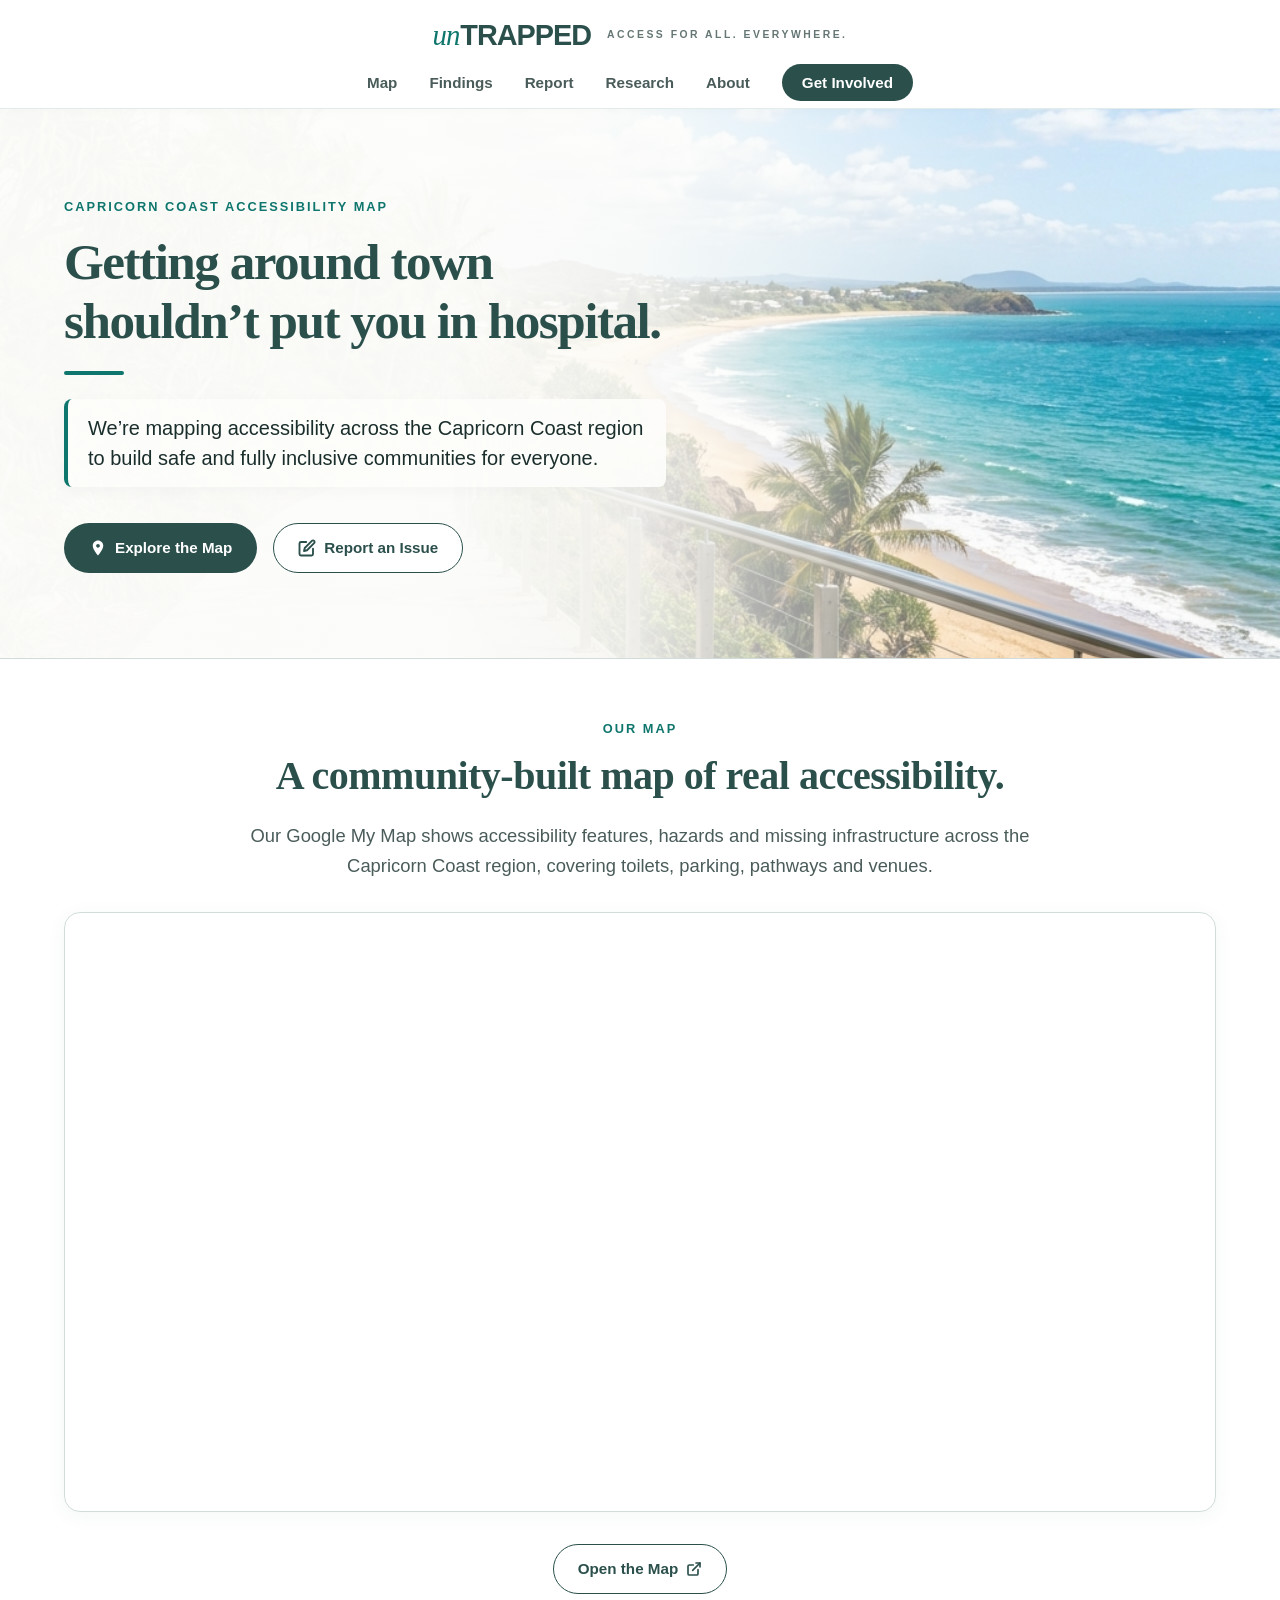
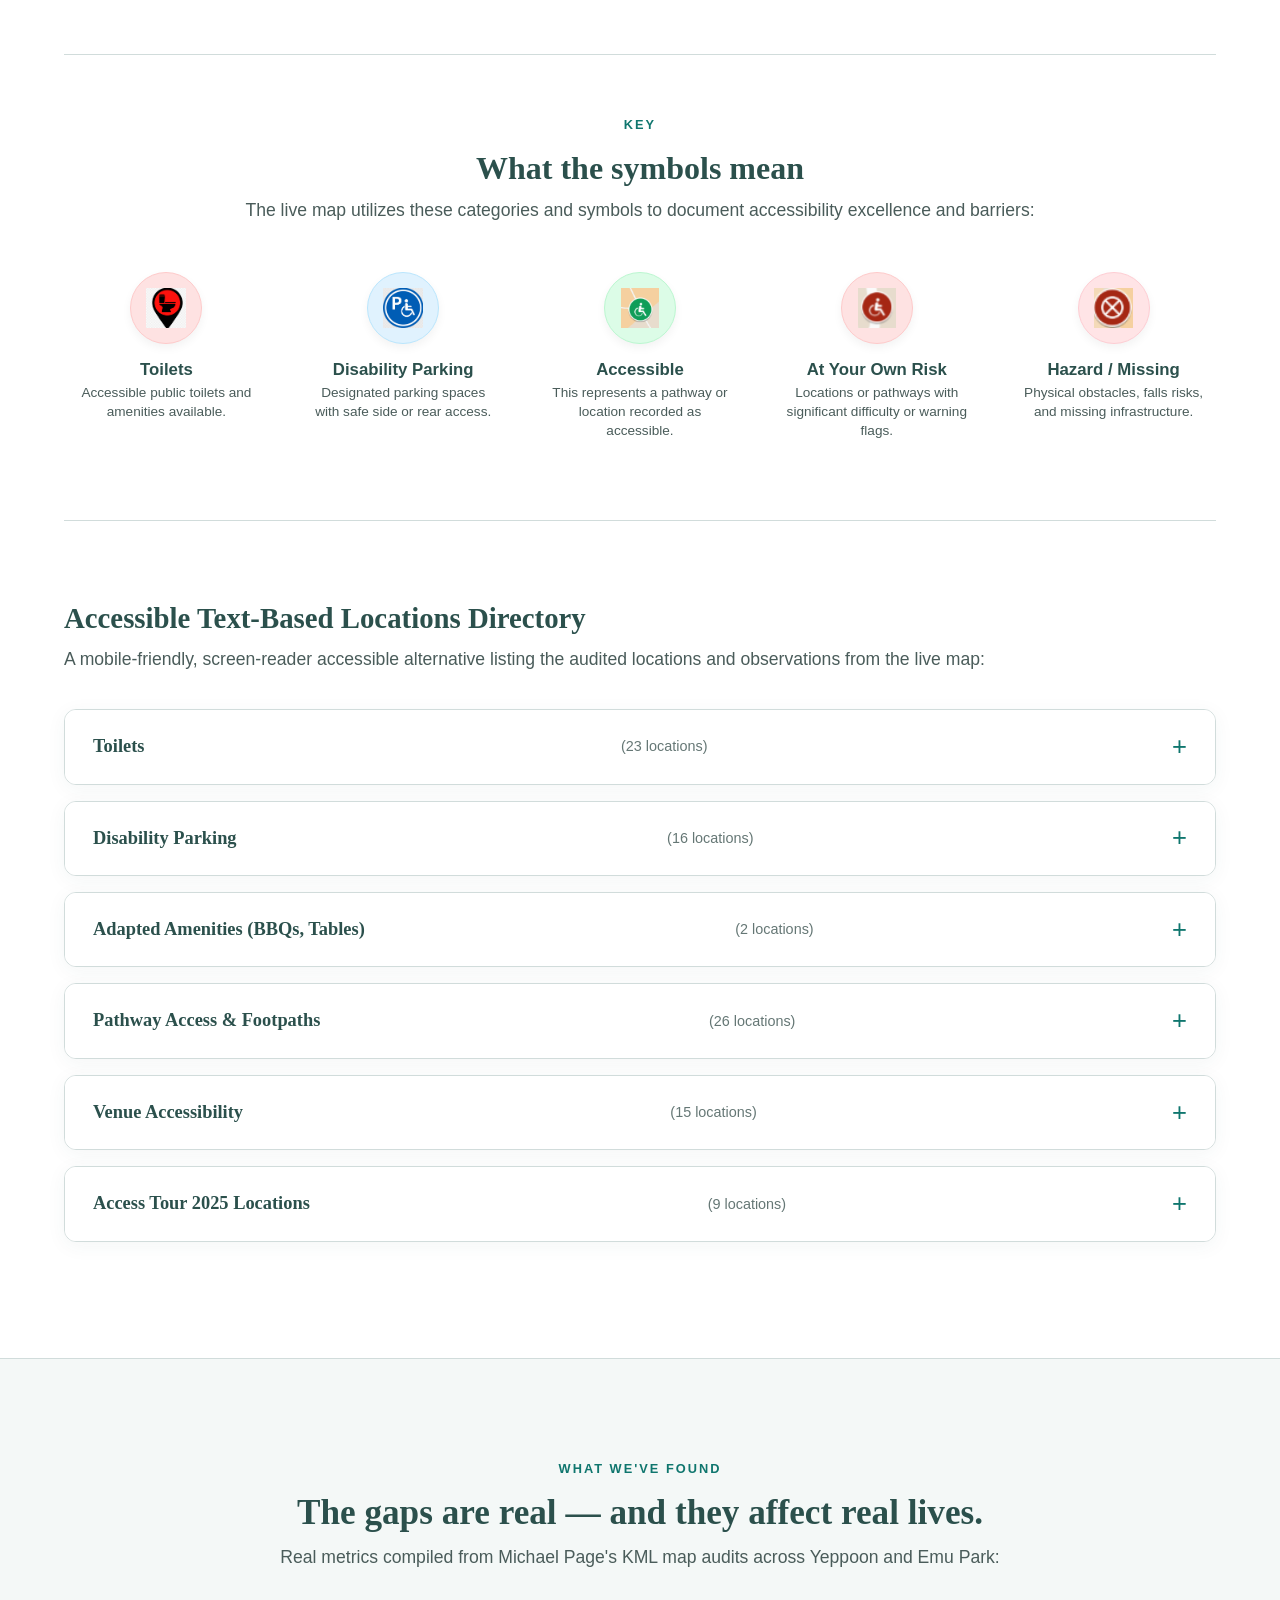
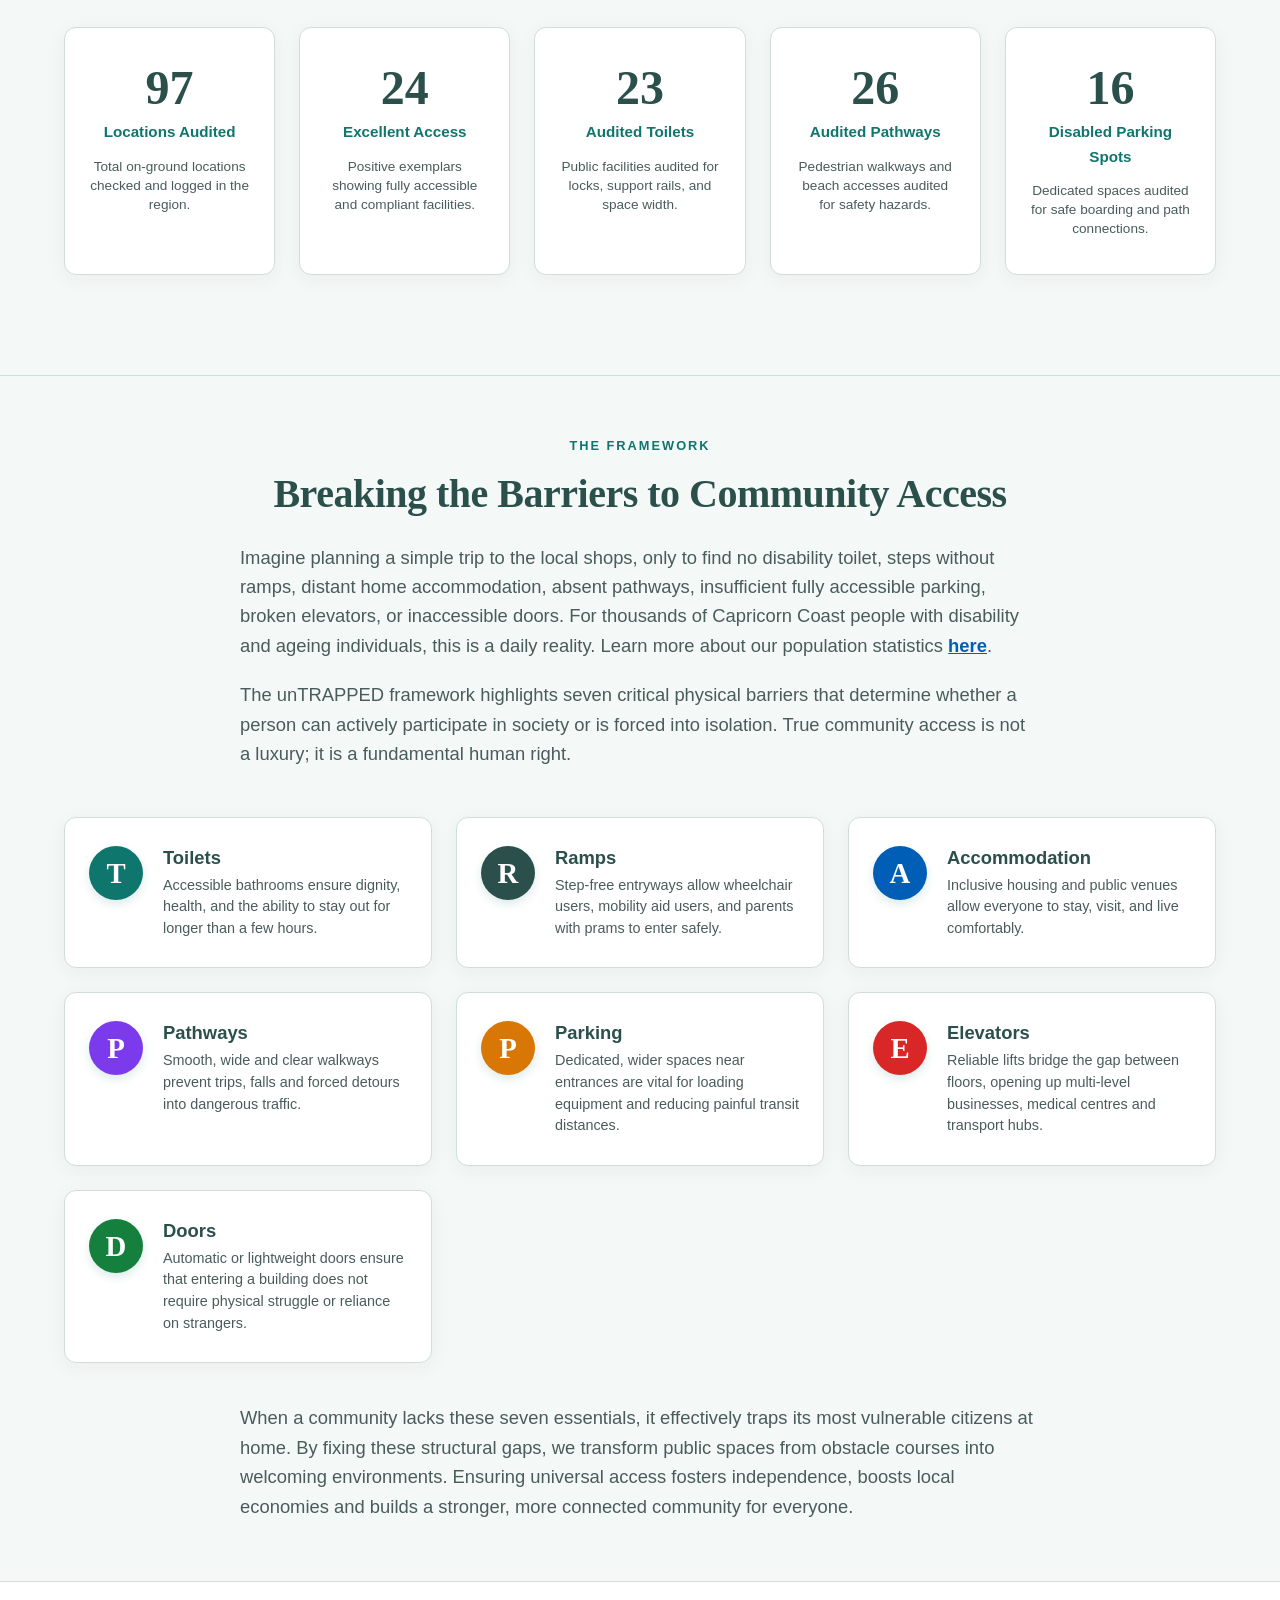
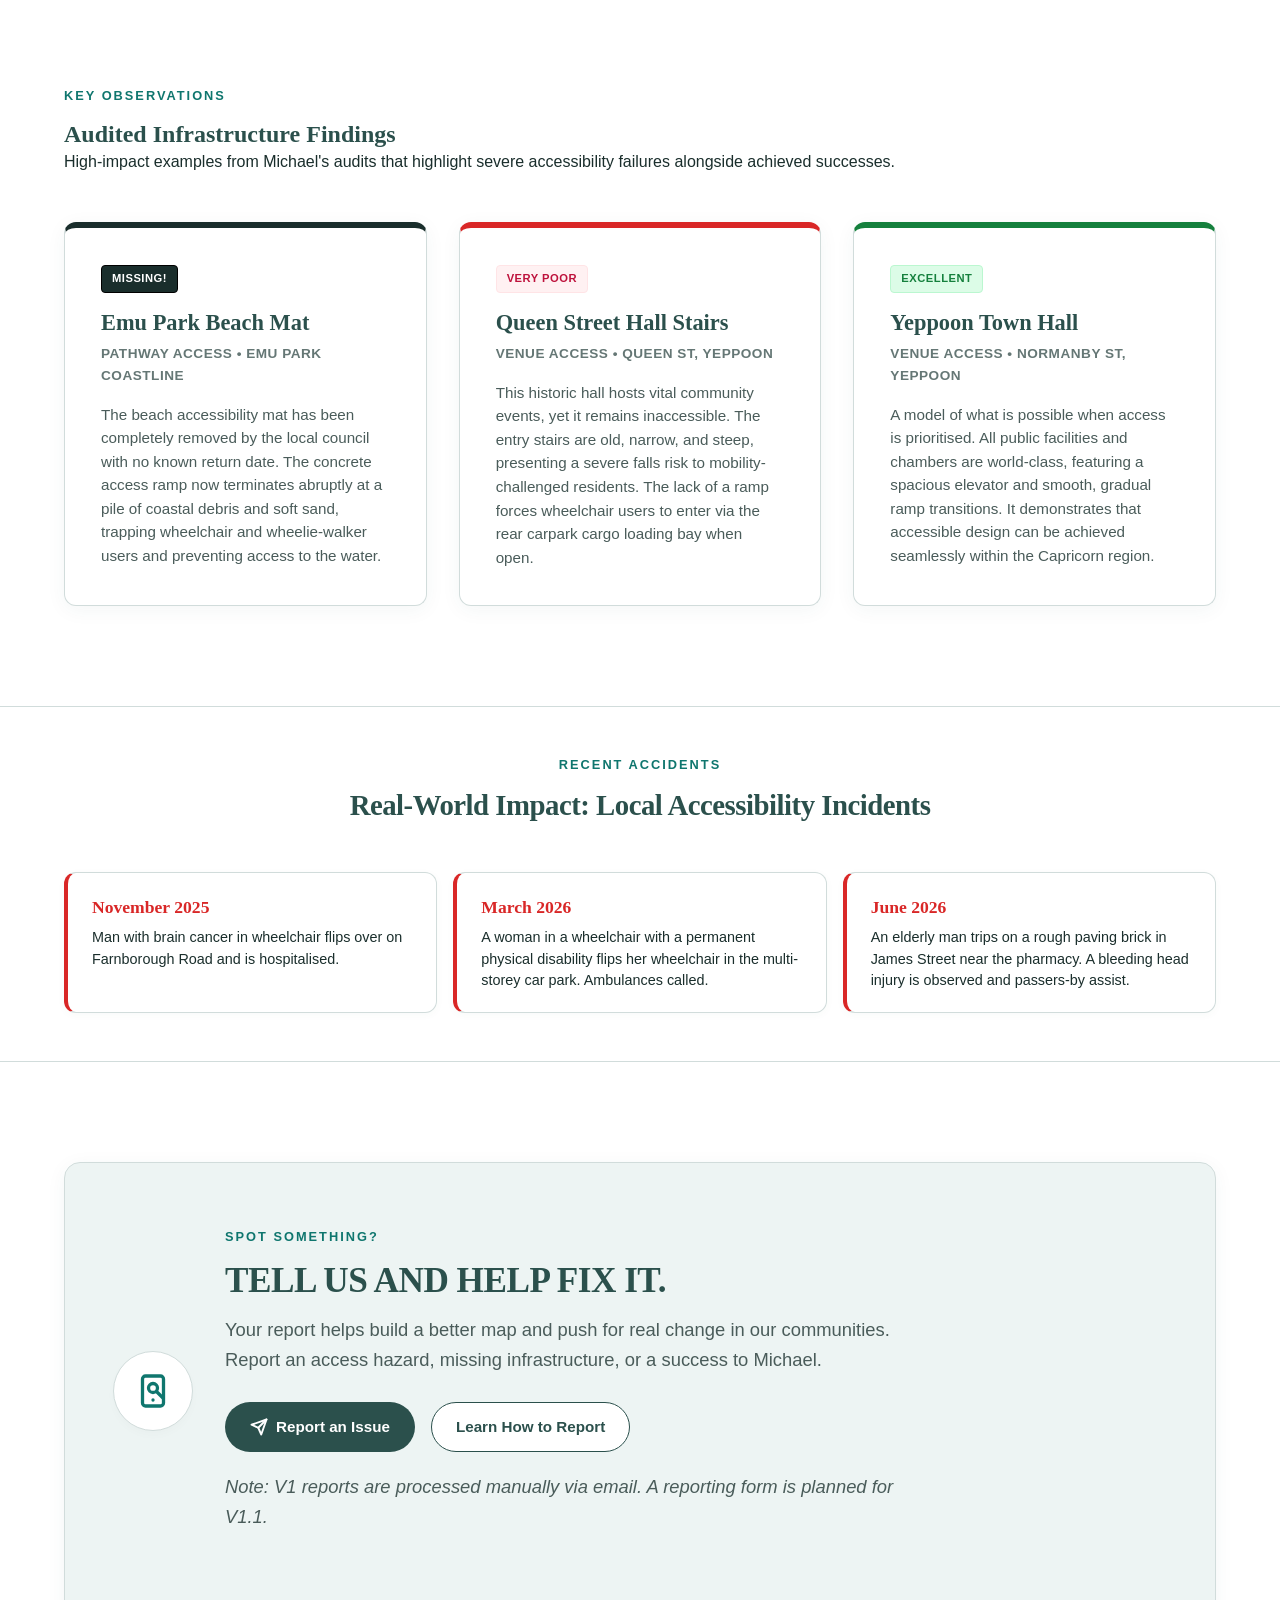
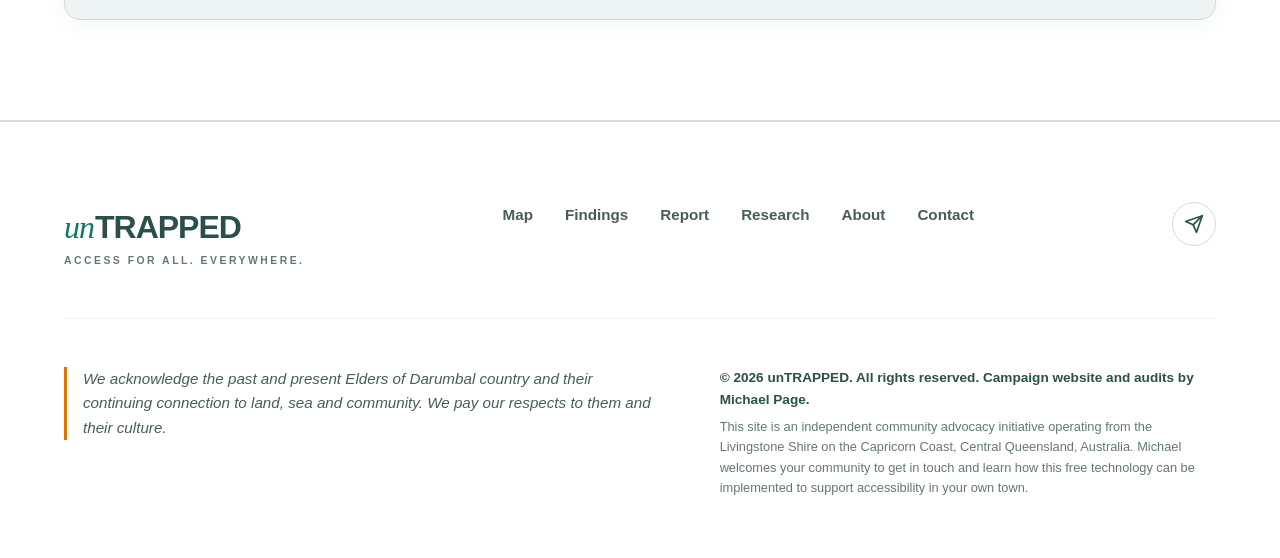
<file: index.html>
<!DOCTYPE html>
<html lang="en-AU">
<head>
  <meta charset="UTF-8">
  <meta name="viewport" content="width=device-width, initial-scale=1.0">
  <title>(un)TRAPPED — Disability Access Advocacy & Map (Capricorn Region, Central QLD)</title>
  <meta name="description" content="unTRAPPED maps real accessibility conditions for wheelchair and mobility-device users in Central Queensland. We provide evidence to help locals move safely and pressure councils for repairs.">
  <link rel="stylesheet" href="style.css">
</head>
<body>

  <!-- Skip to main content for screen readers and keyboard users -->
  <a href="#main-content" class="skip-link">Skip to Content</a>

  <!-- Header -->
  <header class="main-header">
    <div class="header-container">
      <div class="logo-wrapper">
        <a href="#" class="logo" aria-label="unTRAPPED Home">
          <span class="logo-un">un</span><span class="logo-trapped">TRAPPED</span>
        </a>
        <p class="logo-tagline">ACCESS FOR ALL. EVERYWHERE.</p>
      </div>
      <nav class="main-nav" aria-label="Primary Navigation">
        <ul>
          <li><a href="#map-section">Map</a></li>
          <li><a href="#findings-section">Findings</a></li>
          <li><a href="#report-section">Report</a></li>
          <li><a href="research.html">Research</a></li>
          <li><a href="about.html">About</a></li>
          <li><a href="#report-section" class="nav-cta">Get Involved</a></li>
        </ul>
      </nav>
    </div>
  </header>

  <main id="main-content">

    <!-- Hero Section -->
    <section class="hero-section">
      <div class="hero-bg-overlay"></div>
      <div class="hero-container">
        <span class="hero-tag">Capricorn Coast Accessibility Map</span>
        <h1 class="hero-title">Getting around town shouldn’t put you in hospital.</h1>
        <div class="hero-divider"></div>
        <p class="hero-subtitle">
          We’re mapping accessibility across the Capricorn Coast region to build safe and fully inclusive communities for everyone.
        </p>
        <div class="hero-actions">
          <a href="#map-section" class="btn btn-primary">
            <!-- Inline Map Pin SVG -->
            <svg class="btn-icon" viewBox="0 0 24 24" fill="currentColor" aria-hidden="true">
              <path d="M12 2C8.13 2 5 5.13 5 9c0 5.25 7 13 7 13s7-7.75 7-13c0-3.87-3.13-7-7-7zm0 9.5c-1.38 0-2.5-1.12-2.5-2.5s1.12-2.5 2.5-2.5 2.5 1.12 2.5 2.5-1.12 2.5-2.5 2.5z"/>
            </svg>
            Explore the Map
          </a>
          <a href="#report-section" class="btn btn-secondary">
            <!-- Inline Pen/Report SVG -->
            <svg class="btn-icon" viewBox="0 0 24 24" fill="none" stroke="currentColor" stroke-width="2.5" stroke-linecap="round" stroke-linejoin="round" aria-hidden="true">
              <path d="M11 4H4a2 2 0 0 0-2 2v14a2 2 0 0 0 2 2h14a2 2 0 0 0 2-2v-7"></path>
              <path d="M18.5 2.5a2.121 2.121 0 1 1 3 3L12 15l-4 1 1-4Z"></path>
            </svg>
            Report an Issue
          </a>
        </div>
      </div>
    </section>

    <!-- Map & Key Section -->
    <section id="map-section" class="map-section">
      <div class="section-container" style="padding-top: 60px;">

        <div class="map-vertical-layout">
          <span class="section-badge center">OUR MAP</span>
          <h2 class="section-title text-center" style="text-align: center;">A community-built map of real accessibility.</h2>
          <p class="section-desc text-center" style="text-align: center; max-width: var(--container-width-narrow); margin: 0 auto 32px;">
            Our Google My Map shows accessibility features, hazards and missing infrastructure across the Capricorn Coast region, covering toilets, parking, pathways and venues.
          </p>

          <div class="map-wrapper">
            <iframe
              src="https://www.google.com/maps/d/embed?mid=1mOXyoupEm3Pc8QmL-Yvrxrqt9eIsG48"
              title="unTRAPPED Google My Map showing accessibility ratings in Yeppoon and Emu Park"
              loading="lazy">
            </iframe>
          </div>

          <div class="map-actions" style="margin-top: 32px; display: flex; justify-content: center; margin-bottom: 60px;">
            <a href="https://www.google.com/maps/d/viewer?mid=1mOXyoupEm3Pc8QmL-Yvrxrqt9eIsG48" target="_blank" rel="noopener noreferrer" class="btn btn-secondary btn-map-external">
              Open the Map
              <!-- Inline External Link SVG -->
              <svg class="btn-icon-right" viewBox="0 0 24 24" fill="none" stroke="currentColor" stroke-width="2.5" stroke-linecap="round" stroke-linejoin="round" aria-hidden="true">
                <path d="M18 13v6a2 2 0 0 1-2 2H5a2 2 0 0 1-2-2V8a2 2 0 0 1 2-2h6"></path>
                <polyline points="15 3 21 3 21 9"></polyline>
                <line x1="10" y1="14" x2="21" y2="3"></line>
              </svg>
              <span class="sr-only">(opens in a new tab)</span>
            </a>
          </div>
        </div>

        <!-- Clearly Labelled Symbols Key -->
        <div class="symbols-key" style="padding-top: 60px;">
          <span class="section-badge center">KEY</span>
          <h3 class="key-section-title">What the symbols mean</h3>
          <p class="key-section-subtitle">
            The live map utilizes these categories and symbols to document accessibility excellence and barriers:
          </p>

          <div class="key-grid">
            <!-- 1. Toilets -->
            <div class="key-item">
              <div class="key-circle circle-toilet-new">
                <img src="assets/icon-toilet-red.png" alt="" class="key-img-asset">
              </div>
              <h4>Toilets</h4>
              <p>Accessible public toilets and amenities available.</p>
            </div>

            <!-- 2. Disability Parking -->
            <div class="key-item">
              <div class="key-circle circle-parking-new">
                <img src="assets/icon-parking-v2.png" alt="" class="key-img-asset">
              </div>
              <h4>Disability Parking</h4>
              <p>Designated parking spaces with safe side or rear access.</p>
            </div>

            <!-- 3. Accessible -->
            <div class="key-item">
              <div class="key-circle circle-accessible-new">
                <img src="assets/icon-accessible.png" alt="" class="key-img-asset">
              </div>
              <h4>Accessible</h4>
              <p>This represents a pathway or location recorded as accessible.</p>
            </div>

            <!-- 4. At Your Own Risk -->
            <div class="key-item">
              <div class="key-circle circle-risk-new">
                <img src="assets/icon-at-your-own-risk.png" alt="" class="key-img-asset">
              </div>
              <h4>At Your Own Risk</h4>
              <p>Locations or pathways with significant difficulty or warning flags.</p>
            </div>

            <!-- 5. Hazard / Missing -->
            <div class="key-item">
              <div class="key-circle circle-hazard-new">
                <img src="assets/icon-hazard-missing.png" alt="" class="key-img-asset">
              </div>
              <h4>Hazard / Missing</h4>
              <p>Physical obstacles, falls risks, and missing infrastructure.</p>
            </div>
          </div>
        </div>

        <!-- Accessible HTML Alternative (KML Extracted) -->
        <div class="accessible-text-alternative">
          <h3 id="accessible-list-title">Accessible Text-Based Locations Directory</h3>
          <p class="alternative-intro">
            A mobile-friendly, screen-reader accessible alternative listing the audited locations and observations from the live map:
          </p>

          <details class="category-accordion">
  <summary>
    <span class="category-title">Toilets</span>
    <span class="category-count">(23 locations)</span>
  </summary>
  <div class="category-content">
    <ul class="location-list">
      <li class="location-item">
        <div class="location-header">
          <span class="location-name">Disabled Toilet</span>
          <span class="rating-badge rating-poor">POOR</span>
        </div>
        <p class="location-desc">ISSUES: no lock on door, no rails, no stoma-hook</p>
      </li>
      <li class="location-item">
        <div class="location-header">
          <span class="location-name">TOILET - disabled</span>
          <span class="rating-badge rating-excellent">EXCELLENT</span>
        </div>
        <p class="location-desc">New toilet built in June 2025 - Hand rail on Right-Hand-Side - Manual door but not heavy - No stoma hook.</p>
      </li>
      <li class="location-item">
        <div class="location-header">
          <span class="location-name">TOILET - disabled</span>
          <span class="rating-badge rating-excellent">EXCELLENT</span>
        </div>
        <p class="location-desc">*MLAK key required* --&gt; obtain MLAK key from CHAPTER COFFEE shop 1. Rails on left hand side. 2. Door is 800mm wide. 3. Need to unlock and push door manually. Overall excellent condition and cleanliness</p>
      </li>
      <li class="location-item">
        <div class="location-header">
          <span class="location-name">TOILET - disabled</span>
          <span class="rating-badge rating-excellent">EXCELLENT</span>
        </div>
        <p class="location-desc">A well maintained disabled toilet. Located near BIGW Has automatic sliding door for easy access.</p>
      </li>
      <li class="location-item">
        <div class="location-header">
          <span class="location-name">Disabled Toilet</span>
          <span class="rating-badge rating-good">GOOD</span>
        </div>
        <p class="location-desc">This toilet is within the Showgrounds precinct. It may not always be accessible to the public. IF YOU HAVE A COMPLAINT ABOUT THIS TOILET GOTO https://caeg.com.au/human-rights-act/#Share</p>
      </li>
      <li class="location-item">
        <div class="location-header">
          <span class="location-name">TOILET - disabled</span>
          <span class="rating-badge rating-poor">POOR</span>
        </div>
        <p class="location-desc">Access this toilet via Anzac Parade. Walk into the retail mall, and the toilet is located on the left, halfway up the hall. WARNING: Floor may slippery. NOTE: 1. There are two (2) doors to open manually to enter the disabled toilet. 2. Door to toilets is only 680mm wide! 3. Rails on right-hand-side. 4. NO stoma hook. 5. THERE IS NO HANDLE TO OPEN THE DOOR - just a hole you put your fingers through.to open. 6. Door has a shut-device and for some users this will be heavy. Almost impossible for a solo-wheelchair user to navigate.</p>
      </li>
      <li class="location-item">
        <div class="location-header">
          <span class="location-name">Keppel Bay Plaza</span>
          <span class="rating-badge rating-excellent">EXCELLENT</span>
        </div>
        <p class="location-desc">This shopping centre has Coles, the Cinema and NAB. The toilet is EXCELLENT</p>
      </li>
      <li class="location-item">
        <div class="location-header">
          <span class="location-name">Disability Toilet</span>
          <span class="rating-badge rating-okay">OKAY</span>
        </div>
        <p class="location-desc">Located in the children&#x27;s playground area. You will need to enter the through the gate, which has a CHILDPROOF lock on it; this requires a person at least 1.6m tall to access the opening-mechanism.</p>
      </li>
      <li class="location-item">
        <div class="location-header">
          <span class="location-name">Walking route to Toilet</span>

        </div>
        <p class="location-desc">Enter the showgrounds through the gate, turn right and walk to a ramp, and you will find the toilet to your right.</p>
      </li>
      <li class="location-item">
        <div class="location-header">
          <span class="location-name">TOILET - disabled</span>
          <span class="rating-badge rating-poor">POOR</span>
        </div>
        <p class="location-desc">An older toilet block, so is not perfect for all wheelchairs. - Narrow entrance. - No stoma hook. - Railing on the LEFT-hand-side - Includes basic shower</p>
      </li>
      <li class="location-item">
        <div class="location-header">
          <span class="location-name">TOILET - disabled</span>
          <span class="rating-badge rating-excellent">EXCELLENT</span>
        </div>
        <p class="location-desc">A modern disabled toilet block. Manual door opening, however the door is relatively light. FEATURES: Railings on RIGHT-hand-side of toilet. Stoma hook (albeit not placed in the most useful spot). Mirror Basic shower with sitting bench</p>
      </li>
      <li class="location-item">
        <div class="location-header">
          <span class="location-name">TOILET - disabled</span>
          <span class="rating-badge rating-standard">STANDARD</span>
        </div>
        <p class="location-desc">*FOR PATRONS* Built in 2024, this toilet complies with standards BUT: 1. It has a manual door. Door is medium-heavy so some wheelchair users may require assistance. 2. Entrance is 87cm when taking into account the door that, when open, limits the width. FEATURES: Hand rail on LEFT-hand-side. Two stoma hooks near sink and mirror.</p>
      </li>
      <li class="location-item">
        <div class="location-header">
          <span class="location-name">TOILET - disabled</span>
          <span class="rating-badge rating-poor">POOR</span>
        </div>
        <p class="location-desc">Narrow, heavy doors. Mostly broken....</p>
      </li>
      <li class="location-item">
        <div class="location-header">
          <span class="location-name">TOILET - disabled [BROKEN!!!]</span>

        </div>
        <p class="location-desc">THIS TOILET IS OUT OF ORDER A public toilet adjacent to the bus stop that caters for wheelchairs. However, the space is slightly small for electric wheelchairs. Entrance is relatively narrow. Used by the public extensively so will not be cleanest....</p>
      </li>
      <li class="location-item">
        <div class="location-header">
          <span class="location-name">TOILET - disabled</span>
          <span class="rating-badge rating-excellent">EXCELLENT</span>
        </div>
        <p class="location-desc">Easy to open door. Rails on RIGHT-hand-side. Fully equipped. BEST FEATURE is the regular and quality cleaning!</p>
      </li>
      <li class="location-item">
        <div class="location-header">
          <span class="location-name">PARKING - disabled</span>
          <span class="rating-badge rating-okay">OKAY</span>
        </div>
        <p class="location-desc">Conveniently located outside a pharmacy. Wider than average standard parking bay. Has a kerb cut-out on the LEFT-hand side. Often occupied but is mainly used for shorter stays, so has regular turn-over of vehicles.</p>
      </li>
      <li class="location-item">
        <div class="location-header">
          <span class="location-name">PEDESTRIAN CROSSING - disabled</span>
          <span class="rating-badge rating-excellent">EXCELLENT</span>
        </div>
        <p class="location-desc">An elevated crossing (called a &quot;wombat crossing&quot;) allowing pedestrians to cross without dips from footpath to road.</p>
      </li>
      <li class="location-item">
        <div class="location-header">
          <span class="location-name">PARKING - disabled</span>
          <span class="rating-badge rating-good">GOOD</span>
        </div>
        <p class="location-desc">You can drive in and exit from both directions of the street. Has plenty of space for exit on one-side of the car (which side depends on which direction you were travelling) Has a cut-out to allow easy transition from road to the raised pedestrian crossing. NOT SUITABLE at all for rear-of-vehicle access due to traffic flows.</p>
      </li>
      <li class="location-item">
        <div class="location-header">
          <span class="location-name">PARKING - disabled</span>
          <span class="rating-badge rating-good">GOOD</span>
        </div>
        <p class="location-desc">You can drive in and exit from both directions of the street. Has plenty of space for exit on one-side of the car (which side depends on which direction you were travelling) Has a cut-out to allow easy transition from road to the raised pedestrian crossing. NOT SUITABLE at all for rear-of-vehicle access due to traffic flows.</p>
      </li>
      <li class="location-item">
        <div class="location-header">
          <span class="location-name">PARKING - disabled</span>
          <span class="rating-badge rating-okay">OKAY</span>
        </div>
        <p class="location-desc">Allows for exit on LEFT-hand-side of vehicle. Standard width of a normal car-park. The only wat to access the footpath is to walk to your left and use the driveway. *NOT suitable if you intend to cross the road* While it is near to a pedestrian crossing, the accessibility beyond that crossing is NOT SUITABLE for wheelchairs. It may be okay for wheelie-walkers however the ramp is on the steep side. NOT suitable for rear-vehicle exit due to traffic flow and narrower road</p>
      </li>
      <li class="location-item">
        <div class="location-header">
          <span class="location-name">ACCESSIBILITY - [NO!]</span>

        </div>
        <p class="location-desc">This pathway is inaccessible via any mobility device due to there being no cut-out on the gutter.</p>
      </li>
      <li class="location-item">
        <div class="location-header">
          <span class="location-name">STAIRS TO REAR WHEELCHAIR ACCESS</span>

        </div>
        <p class="location-desc">Alternative route: take wheelchair via the car park to the back side-entrance. If in a vehicle there is a loading bay for drop-off (but it is sometimes occupied)</p>
      </li>
      <li class="location-item">
        <div class="location-header">
          <span class="location-name">TOILET - disabled</span>
          <span class="rating-badge rating-okay">OKAY</span>
        </div>
        <p class="location-desc">Large room, that also has a shower. Railing on LEFT hand side, but is quite high. Hooks for stoma bags, but not in the convenient location. Hand dryer may be challenging for some wheelchair users. Door is narrow; not too heavy, but will require effort. High-use toilet so not highly clean.</p>
      </li>
    </ul>
  </div>
</details>

<details class="category-accordion">
  <summary>
    <span class="category-title">Disability Parking</span>
    <span class="category-count">(16 locations)</span>
  </summary>
  <div class="category-content">
    <ul class="location-list">
      <li class="location-item">
        <div class="location-header">
          <span class="location-name">CARPARK - disabled</span>
          <span class="rating-badge rating-standard">STANDARD</span>
        </div>
        <p class="location-desc">An incredible FOUR disabled car-parking spots in a row (and nowhere to go).</p>
      </li>
      <li class="location-item">
        <div class="location-header">
          <span class="location-name">PARKING - disabled</span>
          <span class="rating-badge rating-good">GOOD</span>
        </div>
        <p class="location-desc">Plenty of space to exit from RIGHT-hand-side of vehicle. As the spot is at the very end of the carpark, rear-exit loading is possible. Exercise caution and keep watch for other cars. ISSUES: Lioness Park has NO disabled toilet. A concrete pathway connects from the carpark to the BBQ and the accessible picnic table.</p>
      </li>
      <li class="location-item">
        <div class="location-header">
          <span class="location-name">CARPARK - disabled</span>
          <span class="rating-badge rating-excellent">EXCELLENT</span>
        </div>
        <p class="location-desc">The only public undercover disabled parking for disability. Wide bays, allowing for extra-space for exit from vehicle on either left or right hand side.</p>
      </li>
      <li class="location-item">
        <div class="location-header">
          <span class="location-name">PARKING - disabled</span>
          <span class="rating-badge rating-excellent">EXCELLENT</span>
        </div>
        <p class="location-desc">Specially designed parking spot for disabled. Has plenty of room LEFT or RIGHT exit. Is far enough away from traffic that may allow rear-vehicle ramp access - but please take care of traffic</p>
      </li>
      <li class="location-item">
        <div class="location-header">
          <span class="location-name">CARPARK - disabled</span>
          <span class="rating-badge rating-excellent">EXCELLENT</span>
        </div>
        <p class="location-desc">On-street parking outside The Station on James Street. - Rear loading</p>
      </li>
      <li class="location-item">
        <div class="location-header">
          <span class="location-name">PARKING - disabled</span>
          <span class="rating-badge rating-okay">OKAY</span>
        </div>
        <p class="location-desc">Located just near the entrance to the shopping centre (BAY PLAZA) Is a normal parking bay marked for disabled, so has no special features. Exit is from RIGHT-hand-side of vehicle. Rear exit will require extreme caution and is not recommended here.</p>
      </li>
      <li class="location-item">
        <div class="location-header">
          <span class="location-name">CARPARK - disabled</span>
          <span class="rating-badge rating-okay">OKAY</span>
        </div>
        <p class="location-desc">Located undercover. Near Australia Post. Located near lift for easy access to the retail level. Some spots have extra space for exiting vehicle. No steps! A small ramp allows wheelchairs to climb from road level to path level. No special features.</p>
      </li>
      <li class="location-item">
        <div class="location-header">
          <span class="location-name">CARPARK - disabled</span>
          <span class="rating-badge rating-excellent">EXCELLENT</span>
        </div>
        <p class="location-desc">Located behind the toilet block. - Plenty of spec on RIGHT-hand-side exit. - As this is a car-park, you could rear-exit the vehicle if you are careful and watch for carpark traffic.</p>
      </li>
      <li class="location-item">
        <div class="location-header">
          <span class="location-name">CARPARK - disabled</span>
          <span class="rating-badge rating-excellent">EXCELLENT</span>
        </div>
        <p class="location-desc">Allows for exit on LEFT-hand-side of vehicle. As this is a carpark, you may exit rear of vehicle but be careful of passing carpark traffic.</p>
      </li>
      <li class="location-item">
        <div class="location-header">
          <span class="location-name">PARKING - disabled</span>
          <span class="rating-badge rating-good">GOOD</span>
        </div>
        <p class="location-desc">Plenty of space to exit vehicle from LEFT-hand-side. Cut-out on pathway allows easy transition from road to footpath. Often available.</p>
      </li>
      <li class="location-item">
        <div class="location-header">
          <span class="location-name">PARKING - disabled</span>
          <span class="rating-badge rating-good">GOOD</span>
        </div>
        <p class="location-desc">Plenty of room LEFT and RIGHT-hand-side vehicle exit. Just on front of the James St Medical Centre. If the space is full and you need to visit the Medical Centre, there is a private carpark designated for disability visitors to the Centre near the front door, and is undercover.</p>
      </li>
      <li class="location-item">
        <div class="location-header">
          <span class="location-name">PARKING - disabled</span>
          <span class="rating-badge rating-okay">OKAY</span>
        </div>
        <p class="location-desc">Good for exiting back-seats of vehicle. Driver and front-passenger will have less space to exit, especially if other cars are parked next to. Cutout allows easy transition between road and footpath.</p>
      </li>
      <li class="location-item">
        <div class="location-header">
          <span class="location-name">PARKING - disability</span>
          <span class="rating-badge rating-okay">OKAY</span>
        </div>
        <p class="location-desc">Only safe exit from vehicle is on the LEFT-hand-side. Rear exit is possible, with caution, in the 2nd bay.. ISSUE: The cutouts from road-to-pathway are misaligned with the passenger doors. This makes it difficult for mobility-challenged people to exit the vehicle. Recommend you park your car away from the kerb as possible for passenger exit. NOTE: Thos who place their wheelchair in the boot, use the 2nd spot. The 1st spot may have another car park behind you and block access to your boot.</p>
      </li>
      <li class="location-item">
        <div class="location-header">
          <span class="location-name">PARKING - disabled</span>
          <span class="rating-badge rating-standard">STANDARD</span>
        </div>
        <p class="location-desc">Standard parking bays. Option for LEFT and RIGHT-hand-side exit. Rear exit will require extreme caution. ISSUE: Very often occupied. However, there are several &#x27;courtesy&#x27; spots adjacent that may be useful.</p>
      </li>
      <li class="location-item">
        <div class="location-header">
          <span class="location-name">PARKING - disabled</span>
          <span class="rating-badge rating-okay">OKAY</span>
        </div>
        <p class="location-desc">Enables good access to the bottle shop, which includes a &quot;wombat&quot; crossing from car-park to shop entrance. RIGHT-hand-side vehicle exit as plenty of room. Real vehicle access is in the main thoroughfare of the carpark and requires high caution.</p>
      </li>
      <li class="location-item">
        <div class="location-header">
          <span class="location-name">PARKING - disabled</span>
          <span class="rating-badge rating-excellent">EXCELLENT</span>
        </div>
        <p class="location-desc">Two disabled carparks near the Hill Street Bus Interchange. Plenty of room for a choice of LEFT or RIGHT-hand-exit. Smooth pathway from carpark to footpath. Rear vehicle exit is suitable but exercise caution.</p>
      </li>
    </ul>
  </div>
</details>

<details class="category-accordion">
  <summary>
    <span class="category-title">Adapted Amenities (BBQs, Tables)</span>
    <span class="category-count">(2 locations)</span>
  </summary>
  <div class="category-content">
    <ul class="location-list">
      <li class="location-item">
        <div class="location-header">
          <span class="location-name">AMENITIES - bbq for disabled</span>
          <span class="rating-badge rating-good">GOOD</span>
        </div>
        <p class="location-desc">Enables wheelchair users to use a free electric BBQ. It is undercover to protect users from sun. A concrete pathway connects from the carpark to the BBQ and the accessible picnic table. NO DISABLED TOILET NEARBY</p>
      </li>
      <li class="location-item">
        <div class="location-header">
          <span class="location-name">AMENITIES - picnic table for wheelchair</span>
          <span class="rating-badge rating-passable">PASSABLE</span>
        </div>
        <p class="location-desc">The picnic table enables a wheelchair users to scoot under the table-top. A concrete pathway ensures stable ground for any mobility device or impaired walker. However, there is: 1. NO shade. 2. Table is small, perhaps 2-3 persons max. A concrete pathway connects from the carpark to the BBQ and the accessible picnic table. NO DISABLED TOILET NEARBY</p>
      </li>
    </ul>
  </div>
</details>

<details class="category-accordion">
  <summary>
    <span class="category-title">Pathway Access &amp; Footpaths</span>
    <span class="category-count">(26 locations)</span>
  </summary>
  <div class="category-content">
    <ul class="location-list">
      <li class="location-item">
        <div class="location-header">
          <span class="location-name">ACCESS - disability [EXCELLENT at time]</span>
          <span class="rating-badge rating-excellent">EXCELLENT</span>
        </div>
        <p class="location-desc">This ramp enables wheelchair and wheelie-walker access to the beach. Due to weather, tides and other ocean factors, the transition from the ramp to the beach *may* at times not be suitable for access. IF YOU HAVE ISSUES WITH ACCESS, PLEASE ASK THE LIFEGUARD FOR ASSISTANCE!</p>
      </li>
      <li class="location-item">
        <div class="location-header">
          <span class="location-name">PATHWAY - not suitable</span>
          <span class="rating-badge rating-poor">POOR</span>
        </div>
        <p class="location-desc">This pathway should be avoided for: 1. Wheelchairs. 2. Wheelie-walkers. 3. Falls-risk 4. Weak walker. *TAKE ALTERNATIVE PATH on the RIGHT-hand-side of the toilets. ISSUES: 1. A small lip between bricks and cement pathway is deceiving to the eye: it is bigger than it looks! Trip hazard. 2. Steepness is deceiving to the eye: It is steep and can be slippery in wet.</p>
      </li>
      <li class="location-item">
        <div class="location-header">
          <span class="location-name">PATHWAY - acceptable</span>

        </div>
        <p class="location-desc">Gradual gradient suitable for electric wheelchairs. Be cautious in wet weather as bricks may be slightly slippery.</p>
      </li>
      <li class="location-item">
        <div class="location-header">
          <span class="location-name">PATHWAY - beach mat</span>
          <span class="rating-badge rating-missing">MISSING!</span>
        </div>
        <p class="location-desc">*CURRENTLY OUT OF OPERATION* Council has removed the beach mat. No date has been provided for its return. The pathway ends at a pile of debris, and the soft sand is not suitable for mobility challenged.</p>
      </li>
      <li class="location-item">
        <div class="location-header">
          <span class="location-name">PATHWAY - [DANGEROUS]</span>

        </div>
        <p class="location-desc">*DO NOT USE* No mobility device or mobility-challenged person should use this pathway! The path crosses the path of a steep ramp used by the Surf Life Saving Club for vehicles. The wheels of wheelchairs may unexpectedly turn towards the down ramp. The ramp is too steep for most electric wheelchairs to navigate.</p>
      </li>
      <li class="location-item">
        <div class="location-header">
          <span class="location-name">PATHWAY -</span>
          <span class="rating-badge rating-poor">POOR</span>
        </div>
        <p class="location-desc">It looks fine at first glance, BUT BEWARE YOU GET STUCK! Stairs or a very thin ramp. Tight turning circle that wheelchairs and many wheelie-walkers will not be able to navigate.</p>
      </li>
      <li class="location-item">
        <div class="location-header">
          <span class="location-name">PATHWAY - often blocked by vehicles</span>
          <span class="rating-badge rating-good">GOOD</span>
        </div>
        <p class="location-desc">Good width pathway, and smooth for walkers. However, vehicles often block passage for wheelchairs and wheelie-walkers. ALTERNATIVE ROUTES AVAILABLE</p>
      </li>
      <li class="location-item">
        <div class="location-header">
          <span class="location-name">PATHWAY - beach front</span>
          <span class="rating-badge rating-excellent">EXCELLENT</span>
        </div>
        <p class="location-desc">Superb new pathway for all-abilities. Unfortunately, they put sandstone blocks in the middle, impeding mobility-scooters, wheelchairs but is OK for wheelie-walkers.</p>
      </li>
      <li class="location-item">
        <div class="location-header">
          <span class="location-name">PATHWAY</span>
          <span class="rating-badge rating-excellent">EXCELLENT</span>
        </div>
        <p class="location-desc">This is a modern wide pathway with gentle slope. Perfect for wheelchairs and wheelie-walkers.</p>
      </li>
      <li class="location-item">
        <div class="location-header">
          <span class="location-name">PATHWAY</span>
          <span class="rating-badge rating-poor">POOR</span>
        </div>
        <p class="location-desc">This is a very narrow pathway. It is slightly bumpy. Cars park their ends over the pathway making it extremely narrow</p>
      </li>
      <li class="location-item">
        <div class="location-header">
          <span class="location-name">PATHWAY [STAIRS]</span>

        </div>
        <p class="location-desc">Beach is only accessible via stairs.</p>
      </li>
      <li class="location-item">
        <div class="location-header">
          <span class="location-name">PATHWAY -</span>
          <span class="rating-badge rating-excellent">EXCELLENT</span>
        </div>
        <p class="location-desc">Gentle slope as possible, wide and smooth path.</p>
      </li>
      <li class="location-item">
        <div class="location-header">
          <span class="location-name">PATHWAY-</span>
          <span class="rating-badge rating-poor">POOR</span>
        </div>
        <p class="location-desc">The turn is sharp, the path narrows so dramatically that wheelchair and wheelie-walkers may get stuck (it has happened before!). The path leading to this is also quite steep.</p>
      </li>
      <li class="location-item">
        <div class="location-header">
          <span class="location-name">ROAD CROSSING [UNSAFE]</span>
          <span class="rating-badge rating-okay">OKAY</span>
        </div>
        <p class="location-desc">Whilst the area designated for crossing is in itself okay, there are several things to note: 1. The pathway access on the CBD side of this is inaccessible to wheelchairs and most wheelie-walkers. 2. The speed of traffic exiting the round-about is excessive and this area is not highly visible to traffic turning into this part of the road. 3. Unevenness of road surface is a trips risk, and falling here could cause you to fall into on-coming traffic. 4. You will need to take the &quot;long-way&quot; around the surf-life-saving club (pictured), and at least one route is hazardous (see other entries on this map for details) DO NOT BE DECEIVED - THIS AREA IS DANGEROUS</p>
      </li>
      <li class="location-item">
        <div class="location-header">
          <span class="location-name">TOILET - disabled</span>
          <span class="rating-badge rating-poor">POOR</span>
        </div>
        <p class="location-desc">An old toilet block, so it is what it is. But for its age, not bad. Okay for wheelie-walkers, may be manageable with smaller wheelchairs. A big issue is how to access the toilet block! One access is too steep, another is too bumpy and narrow, and the final option is a long walk around the out-side gym.</p>
      </li>
      <li class="location-item">
        <div class="location-header">
          <span class="location-name">PATHWAY [RISK]</span>

        </div>
        <p class="location-desc">This ramp to the toilets and pathways is very steep and may not be suitable for even mobility-scooters.</p>
      </li>
      <li class="location-item">
        <div class="location-header">
          <span class="location-name">PATHWAY</span>
          <span class="rating-badge rating-poor">POOR</span>
        </div>
        <p class="location-desc">Be careful of the slant of the footpath when it crosses the driveway. Wheelchairs and wheelie-walkers may find their wheels suddenly turn... Further on, the footpath narrows dramatically, challenging for even wheelie-walkers. Pathway is almost perpetually covered with garden debris. There are numerous trip-hazards. Ironically, this leads to a disability elevator! The entrance to the elevator is poor and caution is highly recommended.</p>
      </li>
      <li class="location-item">
        <div class="location-header">
          <span class="location-name">PARKING - disabled</span>
          <span class="rating-badge rating-good">GOOD</span>
        </div>
        <p class="location-desc">Allows for exit on RIGHT-hand-side. Adjacent to a cut-out to allow access from road-to-footpath. Rear-vehicle access is possible as there is low traffic flow that tends to move slowly. However, always exercise care (as is not purpose builtfor rear-exiting)</p>
      </li>
      <li class="location-item">
        <div class="location-header">
          <span class="location-name">TOILET - NO disabled toilet here</span>
          <span class="rating-badge rating-standard">STANDARD</span>
        </div>
        <p class="location-desc">As the sign says, the nearest disability toilet is the Surf Lifesaving Club. NOTE: The toilet at Surf Lifesaving Club is an old block not accessible by standard electric wheelchairs. Pathway access to that toilet block can be checked on this map....</p>
      </li>
      <li class="location-item">
        <div class="location-header">
          <span class="location-name">PATHWAY - disabled</span>
          <span class="rating-badge rating-good">GOOD</span>
        </div>
        <p class="location-desc">World-class ramps for all-abilities. *MAY ALLOW ACCESS TO BEACH - HOWEVER THE SAND SHIFTS SO PLEASE ASK A FRIEND TO DO A PRE-CHECK* [The final path to the beach is narrow and without a railing... if you cannot easily reverse your wheelchair or make a tight-turn around in your wheelie-walker, a pre-check is highly recommended) GOOD FEATURES: Wide pathways. Railings on both sides. Gentle slopes. Pathway lighting. HOWEVER, DO NOTE: 1. As the pathways age, trip hazards are appearing so do exercise caution for falls-risk persons. 2. There maybe some shallow puddles of water on occasions, but there is normally enough space to navigate around them, 3. Some turns are inexplicably narrow, so may be challenging for some larger electric wheelchairs and mobility-scooters to navigate.</p>
      </li>
      <li class="location-item">
        <div class="location-header">
          <span class="location-name">PATHWAY - disabled</span>
          <span class="rating-badge rating-poor">POOR</span>
        </div>
        <p class="location-desc">Access to beach. Ask a friend to pre-check the sand levels before venturing to this pathway. *MAY ALLOW ACCESS TO BEACH - HOWEVER THE SAND SHIFTS SO PLEASE ASK A FRIEND TO DO A PRE-CHECK* [The final path to the beach is narrow and without a railing... if you cannot easily reverse your wheelchair or make a tight-turn around in your wheelie-walker, a pre-check is highly recommended)</p>
      </li>
      <li class="location-item">
        <div class="location-header">
          <span class="location-name">PATHWAY - disabled</span>
          <span class="rating-badge rating-poor">POOR</span>
        </div>
        <p class="location-desc">Just look at how these pathways suddenly change direction, narrows and is replete with trip hazards. It could fool vision-impaired people to continue flowing the line of the footpath and fall onto the road. This has been witnessed during events when crowd numbers block view of the footpath. *EVEN ABLED-BODIED PEOPLE TRIP HERE* Also, can be scary for electric wheelchair users and mobility-scooters to navigate this odd design. When full of crowds, it&#x27;s just downright a serious accident waiting to happen.</p>
      </li>
      <li class="location-item">
        <div class="location-header">
          <span class="location-name">Point 28</span>

        </div>
      </li>
      <li class="location-item">
        <div class="location-header">
          <span class="location-name">PATHWAY [RISK]</span>

        </div>
        <p class="location-desc">Too steep. Risk of wheelchair tipping or lacking power.</p>
      </li>
      <li class="location-item">
        <div class="location-header">
          <span class="location-name">PARKING - disability</span>
          <span class="rating-badge rating-poor">POOR</span>
        </div>
        <p class="location-desc">Handy location, right outside the Sailing Club entrance. 2 spaces, offering exit on either LEFT or RIGHT and vehicle. Quiet cul-de-sac so allows for rear-vehicle exit with caution. NOTE: There is a poorly built transition from carpark to footpath. Beware as this is a trip hazard.</p>
      </li>
      <li class="location-item">
        <div class="location-header">
          <span class="location-name">PARKING - disability</span>
          <span class="rating-badge rating-excellent">EXCELLENT</span>
        </div>
        <p class="location-desc">2 spaces with exit on either RIGHT or LEFT hand side. NOTE: there is seamless transition to footpath. But there is an annoying sign in the middle! Hopefully you can navigate around it. It is a quiet cul-de-sac and may allow for rear vehicle exit with high-caution but there are better locations around.</p>
      </li>
    </ul>
  </div>
</details>

<details class="category-accordion">
  <summary>
    <span class="category-title">Venue Accessibility</span>
    <span class="category-count">(15 locations)</span>
  </summary>
  <div class="category-content">
    <ul class="location-list">
      <li class="location-item">
        <div class="location-header">
          <span class="location-name">LIBRARY</span>
          <span class="rating-badge rating-okay">OKAY</span>
        </div>
        <p class="location-desc">Not accessible by modern electricc wheelchairs or mobility scooters as the door is narrow. Otherwise, the ramp is acceptable for wheelie-walkers.</p>
      </li>
      <li class="location-item">
        <div class="location-header">
          <span class="location-name">COMMUNITY HALL -</span>
          <span class="rating-badge rating-poor">POOR</span>
        </div>
        <p class="location-desc">Historic building that only has steps. Beware for falls risk as steps are narrow?</p>
      </li>
      <li class="location-item">
        <div class="location-header">
          <span class="location-name">QUEEN ST HALL</span>
          <span class="rating-badge rating-very-poor">VERY POOR</span>
        </div>
        <p class="location-desc">A wide range of community activities occur here. However, there are stairs that are old, narrow and falls-risk for the mobility-challenged.</p>
      </li>
      <li class="location-item">
        <div class="location-header">
          <span class="location-name">TOWN HALL</span>
          <span class="rating-badge rating-excellent">EXCELLENT</span>
        </div>
        <p class="location-desc">All aspects of this facility are world-class for disabled access, however there will be an issue for MOBILITY-SCOOTERS. ACCESS: 1. Elevator: will take most electric wheelchairs. OR FOR LARGER DEVICES: 2. Side-entrance if your mobility device is too large for the elevator. However, note there are sharp turns in the ramp that may not be suitable for all devices.</p>
      </li>
      <li class="location-item">
        <div class="location-header">
          <span class="location-name">VENUE - cinema</span>
          <span class="rating-badge rating-excellent">EXCELLENT</span>
        </div>
        <p class="location-desc">Is fully accessible. All cinemas have special spaces for wheelchairs, except one however this theatre still has space which could accommodate a wheelchair if you really need to see a film there. Does NOT accept Companion Cards. Does discount for Pension Card holders.</p>
      </li>
      <li class="location-item">
        <div class="location-header">
          <span class="location-name">DOOR - wide 1m</span>
          <span class="rating-badge rating-excellent">EXCELLENT</span>
        </div>
        <p class="location-desc">A ramp suitable for electric wheelchairs. However, may be tight turning circle for mobility scooters. NOTES: (1) This side-entrance will likely be locked and un-manned. You will need to make prior arrangements. (2) Often there is a vehicle parked in the loading bay, but you might still be able to drop-off a wheelchair user if careful - otherwise walk through the car park.</p>
      </li>
      <li class="location-item">
        <div class="location-header">
          <span class="location-name">PARKING - disability</span>
          <span class="rating-badge rating-excellent">EXCELLENT</span>
        </div>
        <p class="location-desc">1 of 2 bays. Undercover, wide space on both driver and passenger sides. Not suitable for rear-exit, but can be accommodated within the precinct.</p>
      </li>
      <li class="location-item">
        <div class="location-header">
          <span class="location-name">Point 8</span>

        </div>
      </li>
      <li class="location-item">
        <div class="location-header">
          <span class="location-name">ELEVATOR - [BROKEN]</span>

        </div>
        <p class="location-desc">Although spoken about as a temporary closure, this elevator has been out of action for approximately 2-years. There is a ramp available as an alternative but is not universally accessible so *beware*</p>
      </li>
      <li class="location-item">
        <div class="location-header">
          <span class="location-name">PATHWAY</span>
          <span class="rating-badge rating-poor">POOR</span>
        </div>
        <p class="location-desc">The pathway takes you from the carpark to the entrance of the club. It is narrow, changing and high gradient, sharp turns that may be challenging for electric wheelchairs.</p>
      </li>
      <li class="location-item">
        <div class="location-header">
          <span class="location-name">TOILET - disabled</span>
          <span class="rating-badge rating-good">GOOD</span>
        </div>
        <p class="location-desc">Older style disabled toilet, fortunately with modern inclusions. Door is a swing door with light touch. Hand rial on RIGHT hand side of toilet.</p>
      </li>
      <li class="location-item">
        <div class="location-header">
          <span class="location-name">PARKING disability</span>
          <span class="rating-badge rating-excellent">EXCELLENT</span>
        </div>
        <p class="location-desc">Two spaces, allowing for a wide berth on either LEFT only, or both LEFT and RIGHT hand side of vehicle. Located in a cul-de-sac carpark, may allow for rear-vehicle exit while exercising caution. Right in front is a cutout (chevron) to the footpath (pictured),</p>
      </li>
      <li class="location-item">
        <div class="location-header">
          <span class="location-name">VENUE - park</span>
          <span class="rating-badge rating-good">GOOD</span>
        </div>
        <p class="location-desc">This park is modern, with wide smooth pathways. The are is slightly hilly, but the pathway meanders gently up and down. BBQ suitable for wheelchair users. Picnic table suitable for wheelchair users soon to be installed in 2025.</p>
      </li>
      <li class="location-item">
        <div class="location-header">
          <span class="location-name">PARKING - disability</span>
          <span class="rating-badge rating-excellent">EXCELLENT</span>
        </div>
        <p class="location-desc">2 bays, 1 offering both LEFT and RIGHT exit, the other only LEFT. In a quiet road so might allow rear-vehicle exit with caution.</p>
      </li>
      <li class="location-item">
        <div class="location-header">
          <span class="location-name">VENUE - pool free</span>

        </div>
        <p class="location-desc">Has gentle walk-in to pool. Also has a wheelchair friendly pool entry with railing. NOTE: There is a mobility chair available for use for free ASK THE LIFE GUARDS! ALSO: charging for mobility scooters also available.</p>
      </li>
    </ul>
  </div>
</details>

<details class="category-accordion">
  <summary>
    <span class="category-title">Access Tour 2025 Locations</span>
    <span class="category-count">(9 locations)</span>
  </summary>
  <div class="category-content">
    <ul class="location-list">
      <li class="location-item">
        <div class="location-header">
          <span class="location-name">FINISH</span>

        </div>
        <p class="location-desc">Finish at Ocean Brew for LUNCH</p>
      </li>
      <li class="location-item">
        <div class="location-header">
          <span class="location-name">START</span>

        </div>
        <p class="location-desc">Public pool: 1. Entrance 2. Hoist 3. All-Abilities Room (A Change Place) 4. Car park</p>
      </li>
      <li class="location-item">
        <div class="location-header">
          <span class="location-name">Toilets</span>

        </div>
        <p class="location-desc">Proposed location OF NEW DISABILITY TOILET?</p>
      </li>
      <li class="location-item">
        <div class="location-header">
          <span class="location-name">Toilet</span>

        </div>
        <p class="location-desc">Potential conversion into a disability toilet</p>
      </li>
      <li class="location-item">
        <div class="location-header">
          <span class="location-name">Tables, chairs, BBQ</span>

        </div>
        <p class="location-desc">1. BBQ for wheelchair 2. Tables for wheelchair 3. Tables and seating for aged</p>
      </li>
      <li class="location-item">
        <div class="location-header">
          <span class="location-name">Pathway</span>

        </div>
        <p class="location-desc">How suitable is the grass surface for wheelie-walkers and falls-risks persons?</p>
      </li>
      <li class="location-item">
        <div class="location-header">
          <span class="location-name">Beach Mat</span>

        </div>
      </li>
      <li class="location-item">
        <div class="location-header">
          <span class="location-name">All-Abilities Room (proposed)</span>

        </div>
      </li>
      <li class="location-item">
        <div class="location-header">
          <span class="location-name">Chevrons (proposed)</span>

        </div>
      </li>
    </ul>
  </div>
</details>


        </div>
      </div>
    </section>

    <!-- KML Statistics Section -->
    <section class="stats-section">
      <div class="section-container">
        <span class="section-badge center">WHAT WE'VE FOUND</span>
        <h2 class="stats-section-title">The gaps are real — and they affect real lives.</h2>
        <p class="stats-section-subtitle">Real metrics compiled from Michael Page's KML map audits across Yeppoon and Emu Park:</p>

        <div class="stats-grid">
          <!-- 1. Total Audited -->
          <div class="stats-card">
            <div class="stats-number">97</div>
            <div class="stats-label">Locations Audited</div>
            <p class="stats-desc">Total on-ground locations checked and logged in the region.</p>
          </div>

          <!-- 2. Excellent -->
          <div class="stats-card">
            <div class="stats-number">24</div>
            <div class="stats-label">Excellent Access</div>
            <p class="stats-desc">Positive exemplars showing fully accessible and compliant facilities.</p>
          </div>

          <!-- 3. Toilets -->
          <div class="stats-card">
            <div class="stats-number">23</div>
            <div class="stats-label">Audited Toilets</div>
            <p class="stats-desc">Public facilities audited for locks, support rails, and space width.</p>
          </div>

          <!-- 4. Pathways -->
          <div class="stats-card">
            <div class="stats-number">26</div>
            <div class="stats-label">Audited Pathways</div>
            <p class="stats-desc">Pedestrian walkways and beach accesses audited for safety hazards.</p>
          </div>

          <!-- 5. Disability Parking -->
          <div class="stats-card">
            <div class="stats-number">16</div>
            <div class="stats-label">Disabled Parking Spots</div>
            <p class="stats-desc">Dedicated spaces audited for safe boarding and path connections.</p>
          </div>
        </div>
      </div>
    </section>

    <!-- TRAPPED Framework Section -->
    <section class="trapped-section">
      <div class="section-container" style="padding-top: 60px; padding-bottom: 60px;">
        <span class="section-badge center">THE FRAMEWORK</span>
        <h2 class="section-title text-center" style="text-align: center; margin-bottom: 24px;">Breaking the Barriers to Community Access</h2>

        <div class="trapped-intro" style="font-size: 1.15rem; color: var(--text-secondary); line-height: 1.6; max-width: var(--container-width-narrow); margin: 0 auto 48px;">
          <p style="margin-bottom: 20px;">
            Imagine planning a simple trip to the local shops, only to find no disability toilet, steps without ramps, distant home accommodation, absent pathways, insufficient fully accessible parking, broken elevators, or inaccessible doors. For thousands of Capricorn Coast people with disability and ageing individuals, this is a daily reality. Learn more about our population statistics <a href="research.html" class="inline-link">here</a>.
          </p>
          <p>
            The unTRAPPED framework highlights seven critical physical barriers that determine whether a person can actively participate in society or is forced into isolation. True community access is not a luxury; it is a fundamental human right.
          </p>
        </div>

        <div class="trapped-grid">
          <!-- T -->
          <div class="trapped-card">
            <div class="trapped-badge">T</div>
            <div class="trapped-info">
              <h3>Toilets</h3>
              <p>Accessible bathrooms ensure dignity, health, and the ability to stay out for longer than a few hours.</p>
            </div>
          </div>
          <!-- R -->
          <div class="trapped-card">
            <div class="trapped-badge">R</div>
            <div class="trapped-info">
              <h3>Ramps</h3>
              <p>Step-free entryways allow wheelchair users, mobility aid users, and parents with prams to enter safely.</p>
            </div>
          </div>
          <!-- A -->
          <div class="trapped-card">
            <div class="trapped-badge">A</div>
            <div class="trapped-info">
              <h3>Accommodation</h3>
              <p>Inclusive housing and public venues allow everyone to stay, visit, and live comfortably.</p>
            </div>
          </div>
          <!-- P -->
          <div class="trapped-card">
            <div class="trapped-badge">P</div>
            <div class="trapped-info">
              <h3>Pathways</h3>
              <p>Smooth, wide and clear walkways prevent trips, falls and forced detours into dangerous traffic.</p>
            </div>
          </div>
          <!-- P -->
          <div class="trapped-card">
            <div class="trapped-badge">P</div>
            <div class="trapped-info">
              <h3>Parking</h3>
              <p>Dedicated, wider spaces near entrances are vital for loading equipment and reducing painful transit distances.</p>
            </div>
          </div>
          <!-- E -->
          <div class="trapped-card">
            <div class="trapped-badge">E</div>
            <div class="trapped-info">
              <h3>Elevators</h3>
              <p>Reliable lifts bridge the gap between floors, opening up multi-level businesses, medical centres and transport hubs.</p>
            </div>
          </div>
          <!-- D -->
          <div class="trapped-card">
            <div class="trapped-badge">D</div>
            <div class="trapped-info">
              <h3>Doors</h3>
              <p>Automatic or lightweight doors ensure that entering a building does not require physical struggle or reliance on strangers.</p>
            </div>
          </div>
        </div>

        <div class="trapped-outro" style="font-size: 1.15rem; color: var(--text-secondary); line-height: 1.6; max-width: var(--container-width-narrow); margin: 40px auto 0;">
          <p>
            When a community lacks these seven essentials, it effectively traps its most vulnerable citizens at home. By fixing these structural gaps, we transform public spaces from obstacle courses into welcoming environments. Ensuring universal access fosters independence, boosts local economies and builds a stronger, more connected community for everyone.
          </p>
        </div>
      </div>
    </section>

    <!-- Key Findings Section -->
    <section id="findings-section" class="findings-section">
      <div class="section-container">
        <div class="section-header">
          <span class="section-badge">KEY OBSERVATIONS</span>
          <h2>Audited Infrastructure Findings</h2>
          <p class="section-intro">
            High-impact examples from Michael's audits that highlight severe accessibility failures alongside achieved successes.
          </p>
        </div>

        <div class="findings-grid">
          <!-- Emu Park Beach Mat (MISSING!) -->
          <article class="finding-card card-missing">
            <div class="card-badge-row">
              <span class="badge rating-missing">MISSING!</span>
            </div>
            <h3>Emu Park Beach Mat</h3>
            <p class="finding-meta">Pathway Access &bull; Emu Park Coastline</p>
            <p class="finding-body">
              The beach accessibility mat has been completely removed by the local council with no known return date. The concrete access ramp now terminates abruptly at a pile of coastal debris and soft sand, trapping wheelchair and wheelie-walker users and preventing access to the water.
            </p>
          </article>

          <!-- Queen Street Hall (VERY POOR) -->
          <article class="finding-card card-very-poor">
            <div class="card-badge-row">
              <span class="badge rating-very-poor">VERY POOR</span>
            </div>
            <h3>Queen Street Hall Stairs</h3>
            <p class="finding-meta">Venue Access &bull; Queen St, Yeppoon</p>
            <p class="finding-body">
              This historic hall hosts vital community events, yet it remains inaccessible. The entry stairs are old, narrow, and steep, presenting a severe falls risk to mobility-challenged residents. The lack of a ramp forces wheelchair users to enter via the rear carpark cargo loading bay when open.
            </p>
          </article>

          <!-- Town Hall (EXCELLENT) -->
          <article class="finding-card card-excellent">
            <div class="card-badge-row">
              <span class="badge rating-excellent">EXCELLENT</span>
            </div>
            <h3>Yeppoon Town Hall</h3>
            <p class="finding-meta">Venue Access &bull; Normanby St, Yeppoon</p>
            <p class="finding-body">
              A model of what is possible when access is prioritised. All public facilities and chambers are world-class, featuring a spacious elevator and smooth, gradual ramp transitions. It demonstrates that accessible design can be achieved seamlessly within the Capricorn region.
            </p>
          </article>
        </div>
      </div>
    </section>

    <!-- Incident Cards Section -->
    <section class="incidents-section">
      <div class="section-container">
        <span class="section-badge center">RECENT ACCIDENTS</span>
        <h2 class="section-title text-center" style="text-align: center; margin-bottom: 48px;">Real-World Impact: Local Accessibility Incidents</h2>
        <div class="incidents-grid">
          <!-- Card 1 -->
          <article class="incident-card">
            <div class="incident-date">November 2025</div>
            <p class="incident-body">
              Man with brain cancer in wheelchair flips over on Farnborough Road and is hospitalised.
            </p>
          </article>
          <!-- Card 2 -->
          <article class="incident-card">
            <div class="incident-date">March 2026</div>
            <p class="incident-body">
              A woman in a wheelchair with a permanent physical disability flips her wheelchair in the multi-storey car park. Ambulances called.
            </p>
          </article>
          <!-- Card 3 -->
          <article class="incident-card">
            <div class="incident-date">June 2026</div>
            <p class="incident-body">
              An elderly man trips on a rough paving brick in James Street near the pharmacy. A bleeding head injury is observed and passers-by assist.
            </p>
          </article>
        </div>
      </div>
    </section>

    <!-- Report Section -->
    <section id="report-section" class="report-section">
      <div class="section-container">
        <div class="report-box">
          <div class="report-icon-col">
            <div class="report-phone-circle">
              <!-- Inline Smartphone Audit SVG -->
              <svg viewBox="0 0 24 24" fill="none" stroke="currentColor" stroke-width="2.2" stroke-linecap="round" stroke-linejoin="round">
                <rect x="5" y="2" width="14" height="20" rx="2" ry="2"></rect>
                <line x1="12" y1="18" x2="12.01" y2="18"></line>
                <circle cx="12" cy="10" r="3"></circle>
                <line x1="14.5" y1="12.5" x2="18.5" y2="16.5"></line>
              </svg>
            </div>
          </div>
          <div class="report-text-col">
            <span class="section-badge">SPOT SOMETHING?</span>
            <h2>TELL US AND HELP FIX IT.</h2>
            <p>
              Your report helps build a better map and push for real change in our communities. Report an access hazard, missing infrastructure, or a success to Michael.
            </p>
            <div class="report-actions">
              <a href="mailto:michael.page010@icloud.com?subject=unTRAPPED%20access%20report&body=1.%20Location%20Name%2FStreet%20Address%3A%0A%0A2.%20Accessibility%20Issue%20or%20Success%20observed%3A%0A%0A3.%20Describe%20the%20hazard%2C%20barrier%2C%20or%20excellent%20feature%3A%0A%0A4.%20Do%20you%20have%20a%20photo%20available%3F%20(Please%20attach%20it%20to%20this%20email)%3A" class="btn btn-primary">
                <!-- Inline Email SVG -->
                <svg class="btn-icon" viewBox="0 0 24 24" fill="none" stroke="currentColor" stroke-width="2.5" stroke-linecap="round" stroke-linejoin="round">
                  <path d="m22 2-7 20-4-9-9-4Z"></path>
                  <path d="M22 2 11 13"></path>
                </svg>
                Report an Issue
              </a>
              <a href="#map-section" class="btn btn-secondary">
                Learn How to Report
              </a>
            </div>
            <p class="report-note">
              Note: V1 reports are processed manually via email. A reporting form is planned for V1.1.
            </p>
          </div>
        </div>
      </div>
    </section>

  </main>

  <!-- Footer -->
  <footer class="main-footer">
    <div class="footer-container">

      <!-- Footer Top Row -->
      <div class="footer-top-row">
        <div class="footer-logo-col">
          <a href="#" class="logo footer-logo" aria-label="unTRAPPED Home">
            <span class="logo-un">un</span><span class="logo-trapped">TRAPPED</span>
          </a>
          <p class="logo-tagline">ACCESS FOR ALL. EVERYWHERE.</p>
        </div>
        <div class="footer-links-col">
          <ul class="footer-menu">
            <li><a href="#map-section">Map</a></li>
            <li><a href="#findings-section">Findings</a></li>
            <li><a href="#report-section">Report</a></li>
            <li><a href="research.html">Research</a></li>
            <li><a href="about.html">About</a></li>
            <li><a href="mailto:michael.page010@icloud.com">Contact</a></li>
          </ul>
        </div>
        <div class="footer-social-col">
          <div class="social-links">
            <a href="mailto:michael.page010@icloud.com" aria-label="Email Michael Page">
              <svg viewBox="0 0 24 24" fill="none" stroke="currentColor" stroke-width="2" stroke-linecap="round" stroke-linejoin="round">
                <path d="m22 2-7 20-4-9-9-4Z"></path>
                <path d="M22 2 11 13"></path>
              </svg>
            </a>
          </div>
        </div>
      </div>

      <!-- Footer Divider -->
      <div class="footer-divider"></div>

      <!-- Footer Bottom Row -->
      <div class="footer-bottom-row">
        <div class="acknowledgement-box">
          <p class="acknowledgement">
            We acknowledge the past and present Elders of Darumbal country and their continuing connection to land, sea and community. We pay our respects to them and their culture.
          </p>
        </div>
        <div class="copyright-box">
          <p class="copyright">
            &copy; 2026 unTRAPPED. All rights reserved. Campaign website and audits by Michael Page.
          </p>
          <p class="copyright-sub">
            This site is an independent community advocacy initiative operating from the Livingstone Shire on the Capricorn Coast, Central Queensland, Australia. Michael welcomes your community to get in touch and learn how this free technology can be implemented to support accessibility in your own town.
          </p>
        </div>
      </div>

    </div>
  </footer>

  <script src="script.js"></script>
</body>
</html>
</file>
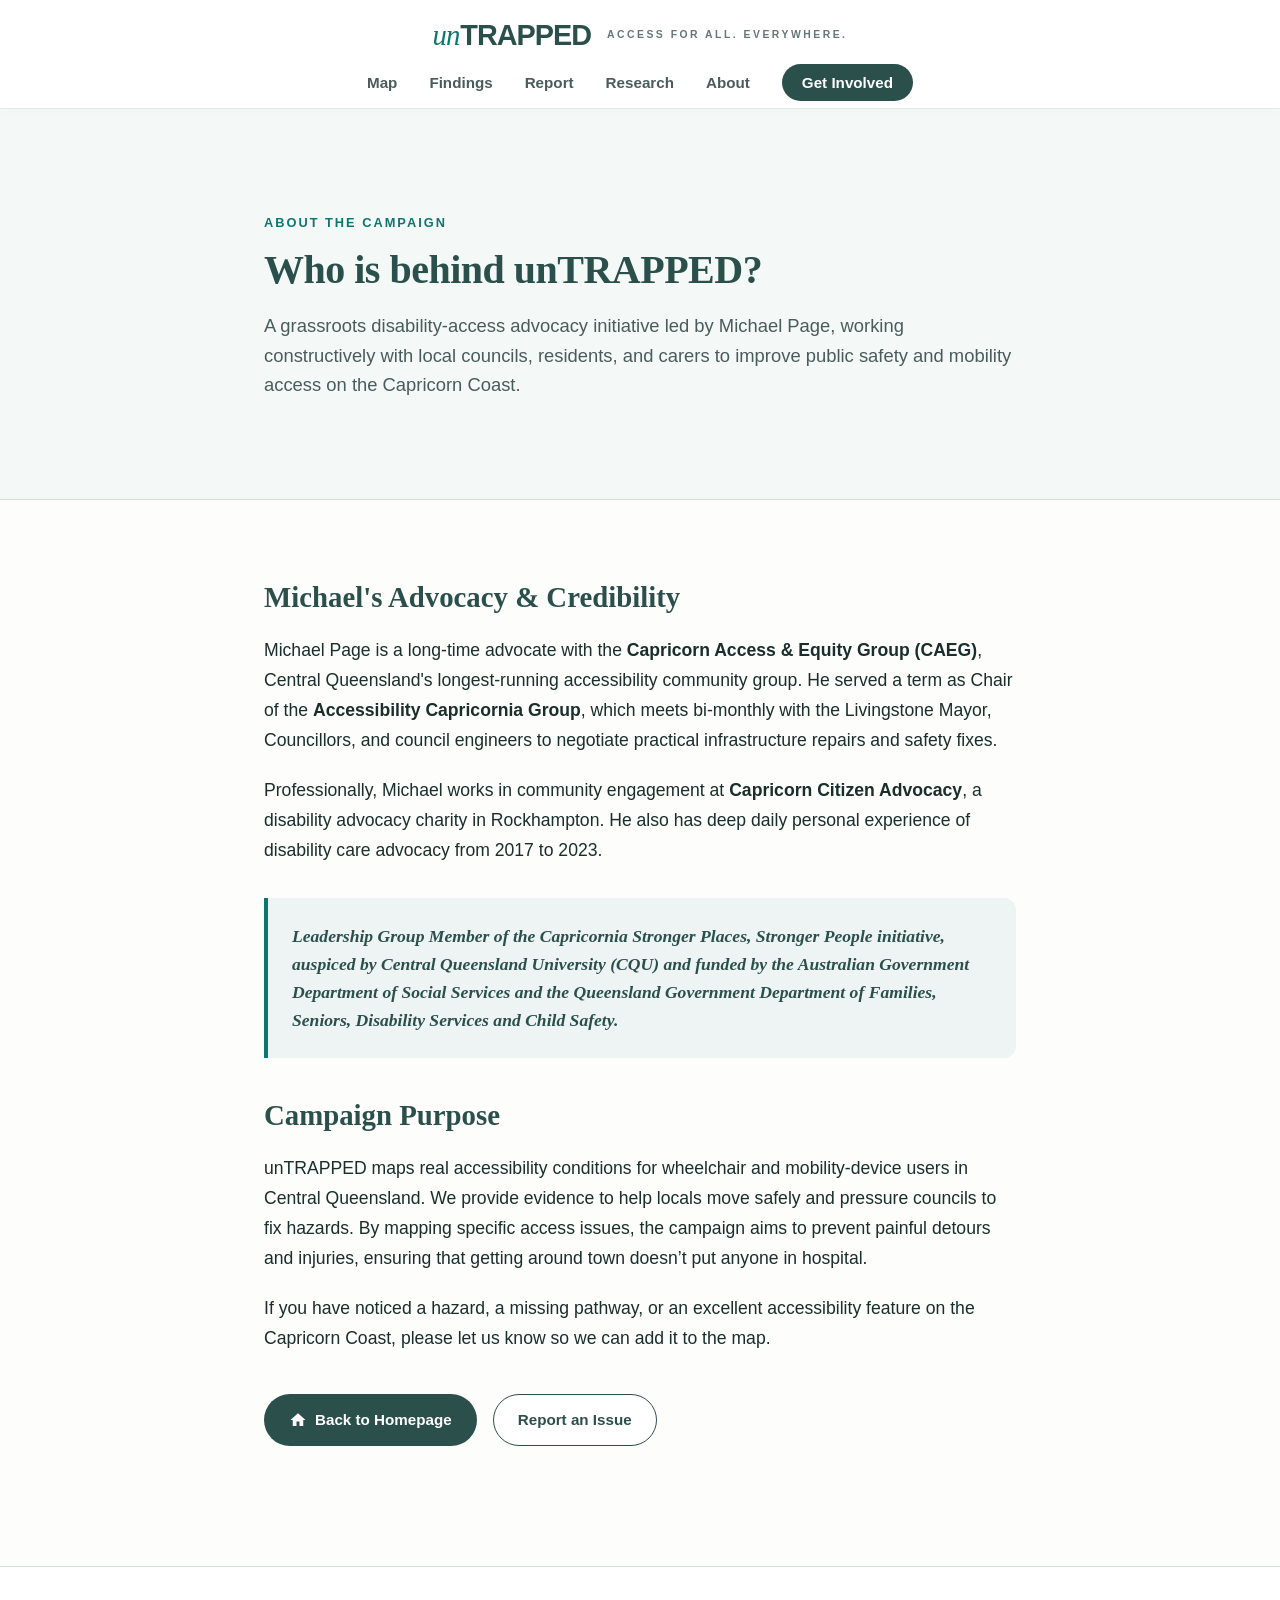
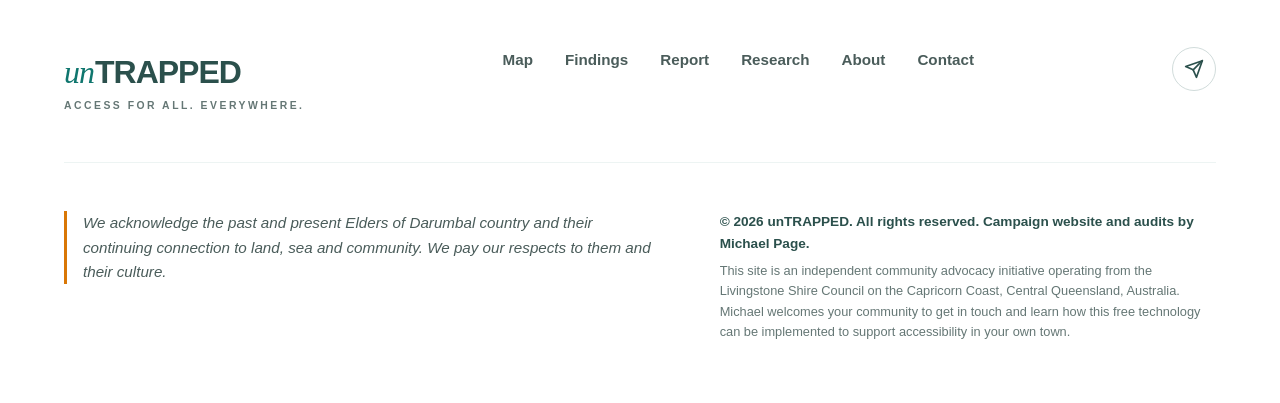
<file: about.html>
<!DOCTYPE html>
<html lang="en-AU">
<head>
  <meta charset="UTF-8">
  <meta name="viewport" content="width=device-width, initial-scale=1.0">
  <title>About the Campaign — (un)TRAPPED</title>
  <meta name="description" content="Learn about Michael Page and the unTRAPPED campaign, a grassroots accessibility advocacy initiative on the Capricorn Coast.">
  <link rel="stylesheet" href="style.css">
</head>
<body>

  <!-- Skip to main content for screen readers and keyboard users -->
  <a href="#main-content" class="skip-link">Skip to Content</a>

  <!-- Header -->
  <header class="main-header">
    <div class="header-container">
      <div class="logo-wrapper">
        <a href="index.html" class="logo" aria-label="unTRAPPED Home">
          <span class="logo-un">un</span><span class="logo-trapped">TRAPPED</span>
        </a>
        <p class="logo-tagline">ACCESS FOR ALL. EVERYWHERE.</p>
      </div>
      <nav class="main-nav" aria-label="Primary Navigation">
        <ul>
          <li><a href="index.html#map-section">Map</a></li>
          <li><a href="index.html#findings-section">Findings</a></li>
          <li><a href="index.html#report-section">Report</a></li>
          <li><a href="research.html">Research</a></li>
          <li><a href="about.html" class="active" aria-current="page">About</a></li>
          <li><a href="index.html#report-section" class="nav-cta">Get Involved</a></li>
        </ul>
      </nav>
    </div>
  </header>

  <main id="main-content">
    <section class="about-hero-section" style="background-color: var(--bg-secondary); border-bottom: var(--border-thin); padding: 60px 0;">
      <div class="section-container" style="padding-top: 40px; padding-bottom: 40px; max-width: var(--container-width-narrow);">
        <span class="section-badge">ABOUT THE CAMPAIGN</span>
        <h1 class="section-title" style="margin-bottom: 16px;">Who is behind unTRAPPED?</h1>
        <p class="section-desc" style="margin-bottom: 0;">
          A grassroots disability-access advocacy initiative led by Michael Page, working constructively with local councils, residents, and carers to improve public safety and mobility access on the Capricorn Coast.
        </p>
      </div>
    </section>

    <section class="about-content-section" style="padding: 60px 0;">
      <div class="section-container" style="padding-top: 20px; padding-bottom: 60px; max-width: var(--container-width-narrow);">
        <div class="about-rich-text" style="font-size: 1.1rem; line-height: 1.7; color: var(--text-primary);">
          
          <h2 style="font-size: 1.8rem; color: var(--brand-forest); margin-bottom: 20px; font-family: Georgia, serif;">Michael's Advocacy & Credibility</h2>
          
          <p style="margin-bottom: 20px;">
            Michael Page is a long-time advocate with the <strong>Capricorn Access & Equity Group (CAEG)</strong>, Central Queensland's longest-running accessibility community group. He served a term as Chair of the <strong>Accessibility Capricornia Group</strong>, which meets bi-monthly with the Livingstone Mayor, Councillors, and council engineers to negotiate practical infrastructure repairs and safety fixes.
          </p>

          <p style="margin-bottom: 20px;">
            Professionally, Michael works in community engagement at <strong>Capricorn Citizen Advocacy</strong>, a disability advocacy charity in Rockhampton. He also has deep daily personal experience of disability care advocacy from 2017 to 2023.
          </p>

          <blockquote style="background-color: #edf4f3; border-left: 4px solid var(--brand-teal); padding: 24px; margin: 32px 0; border-radius: 0 var(--border-radius-card) var(--border-radius-card) 0;">
            <p style="font-size: 1.1rem; font-style: italic; color: var(--brand-forest); font-family: Georgia, serif; line-height: 1.6; margin-bottom: 0;">
              Leadership Group Member of the <strong>Capricornia Stronger Places, Stronger People</strong> initiative, auspiced by Central Queensland University (CQU) and funded by the Australian Government Department of Social Services and the Queensland Government Department of Families, Seniors, Disability Services and Child Safety.
            </p>
          </blockquote>

          <h2 style="font-size: 1.8rem; color: var(--brand-forest); margin-top: 40px; margin-bottom: 20px; font-family: Georgia, serif;">Campaign Purpose</h2>
          <p style="margin-bottom: 20px;">
            unTRAPPED maps real accessibility conditions for wheelchair and mobility-device users in Central Queensland. We provide evidence to help locals move safely and pressure councils to fix hazards. By mapping specific access issues, the campaign aims to prevent painful detours and injuries, ensuring that getting around town doesn’t put anyone in hospital.
          </p>

          <p style="margin-bottom: 40px;">
            If you have noticed a hazard, a missing pathway, or an excellent accessibility feature on the Capricorn Coast, please let us know so we can add it to the map.
          </p>

          <div style="display: flex; gap: 16px; flex-wrap: wrap;">
            <a href="index.html" class="btn btn-primary">
              <!-- Inline Home SVG -->
              <svg class="btn-icon" viewBox="0 0 24 24" fill="currentColor" aria-hidden="true" style="width: 18px; height: 18px; margin-right: 8px;">
                <path d="M10 20v-6h4v6h5v-8h3L12 3 2 12h3v8z"/>
              </svg>
              Back to Homepage
            </a>
            <a href="index.html#report-section" class="btn btn-secondary">Report an Issue</a>
          </div>

        </div>
      </div>
    </section>
  </main>

  <!-- Footer -->
  <footer class="main-footer">
    <div class="footer-container">

      <!-- Footer Top Row -->
      <div class="footer-top-row">
        <div class="footer-logo-col">
          <a href="index.html" class="logo footer-logo" aria-label="unTRAPPED Home">
            <span class="logo-un">un</span><span class="logo-trapped">TRAPPED</span>
          </a>
          <p class="logo-tagline">ACCESS FOR ALL. EVERYWHERE.</p>
        </div>
        <div class="footer-links-col">
          <ul class="footer-menu">
            <li><a href="index.html#map-section">Map</a></li>
            <li><a href="index.html#findings-section">Findings</a></li>
            <li><a href="index.html#report-section">Report</a></li>
            <li><a href="research.html">Research</a></li>
            <li><a href="about.html">About</a></li>
            <li><a href="mailto:michael.page010@icloud.com">Contact</a></li>
          </ul>
        </div>
        <div class="footer-social-col">
          <div class="social-links">
            <a href="mailto:michael.page010@icloud.com" aria-label="Email Michael Page">
              <svg viewBox="0 0 24 24" fill="none" stroke="currentColor" stroke-width="2" stroke-linecap="round" stroke-linejoin="round">
                <path d="m22 2-7 20-4-9-9-4Z"></path>
                <path d="M22 2 11 13"></path>
              </svg>
            </a>
          </div>
        </div>
      </div>

      <!-- Footer Divider -->
      <div class="footer-divider"></div>

      <!-- Footer Bottom Row -->
      <div class="footer-bottom-row">
        <div class="acknowledgement-box">
          <p class="acknowledgement">
            We acknowledge the past and present Elders of Darumbal country and their continuing connection to land, sea and community. We pay our respects to them and their culture.
          </p>
        </div>
        <div class="copyright-box">
          <p class="copyright">
            &copy; 2026 unTRAPPED. All rights reserved. Campaign website and audits by Michael Page.
          </p>
          <p class="copyright-sub">
            This site is an independent community advocacy initiative operating from the Livingstone Shire Council on the Capricorn Coast, Central Queensland, Australia. Michael welcomes your community to get in touch and learn how this free technology can be implemented to support accessibility in your own town.
          </p>
        </div>
      </div>

    </div>
  </footer>

</body>
</html>
</file>
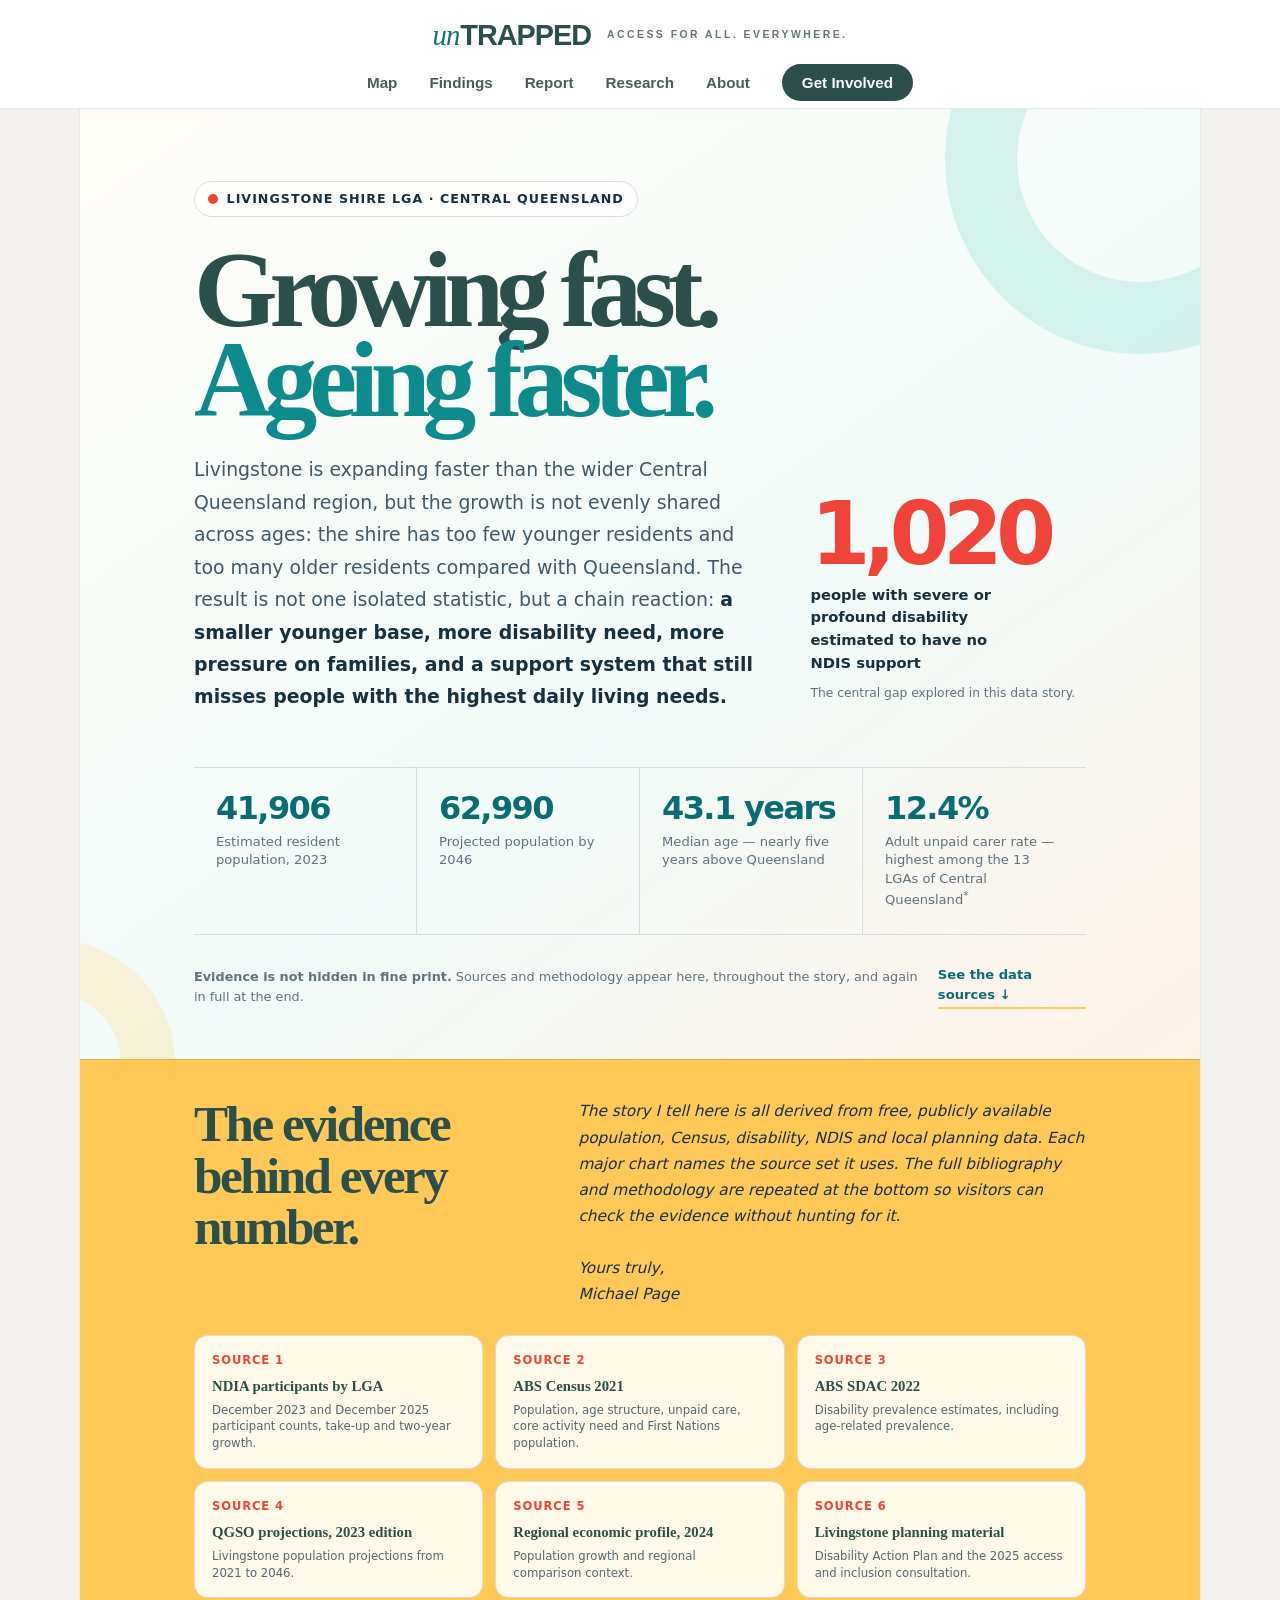
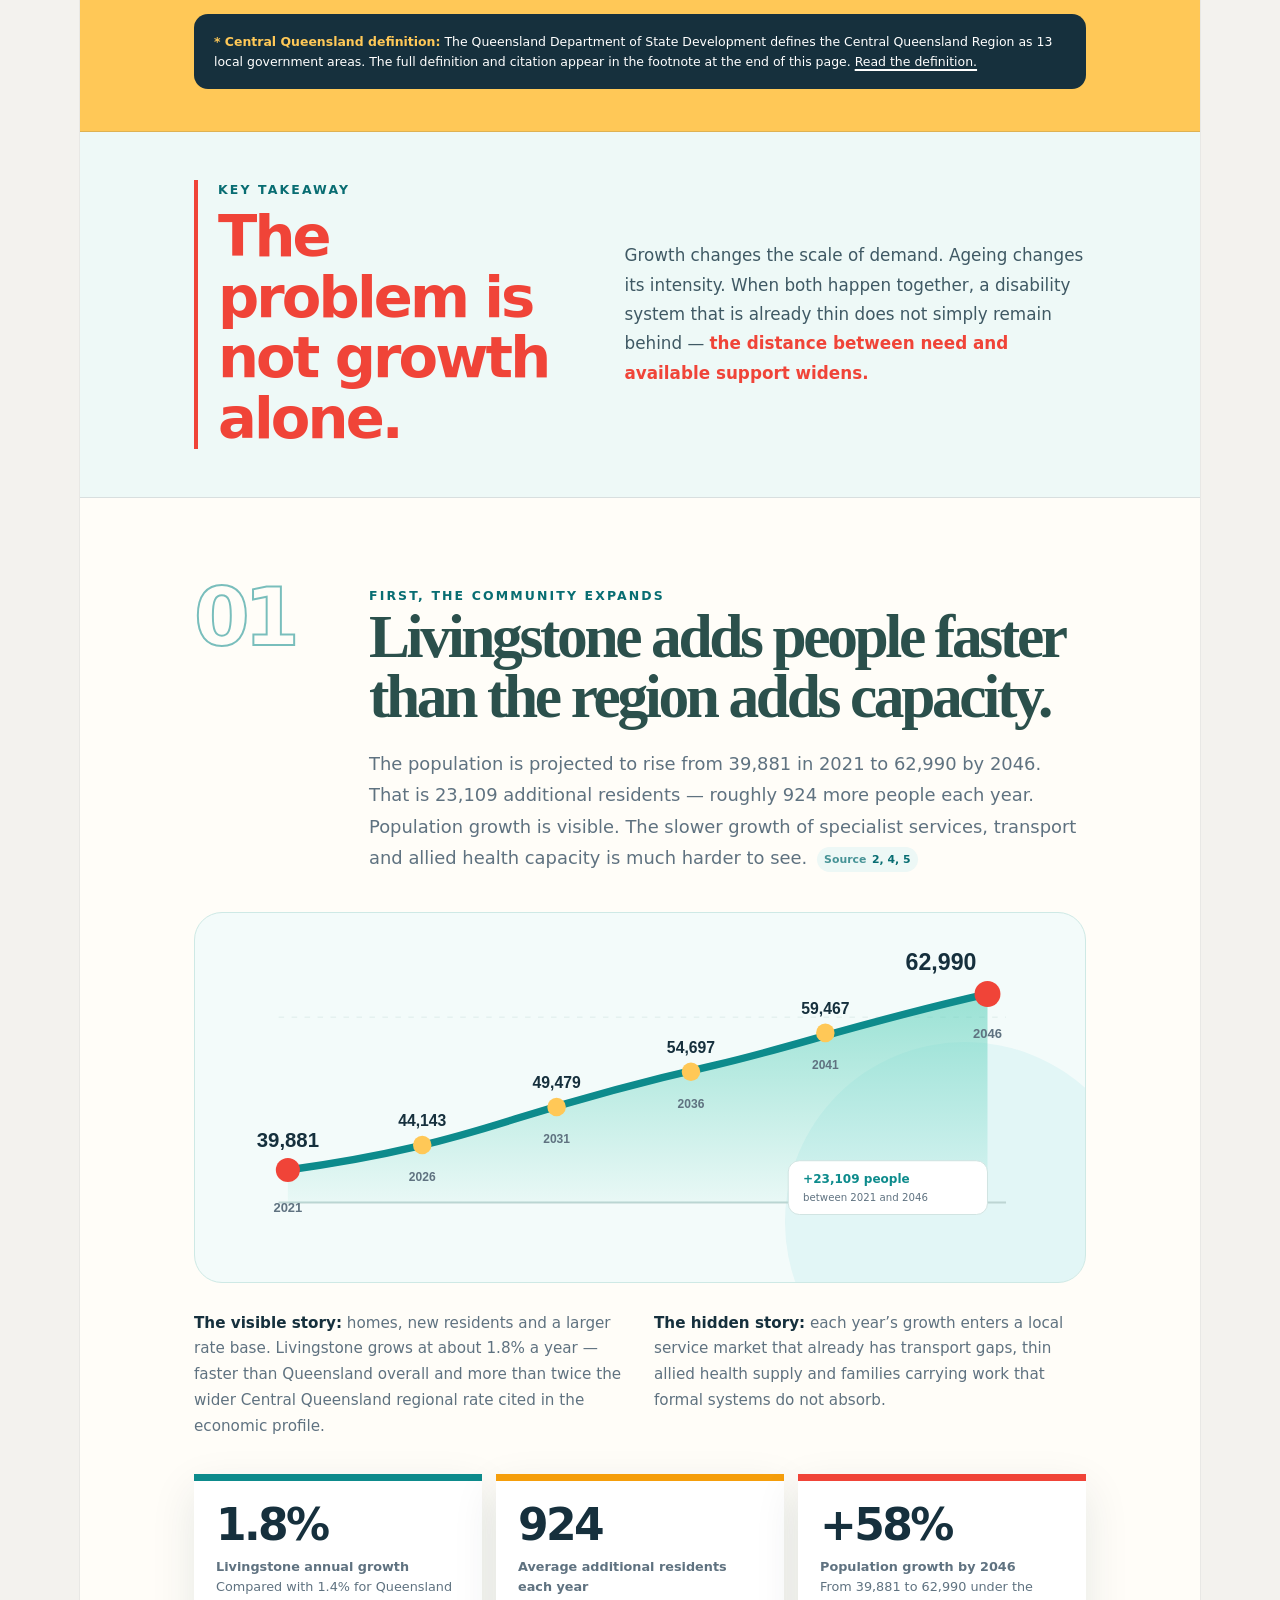
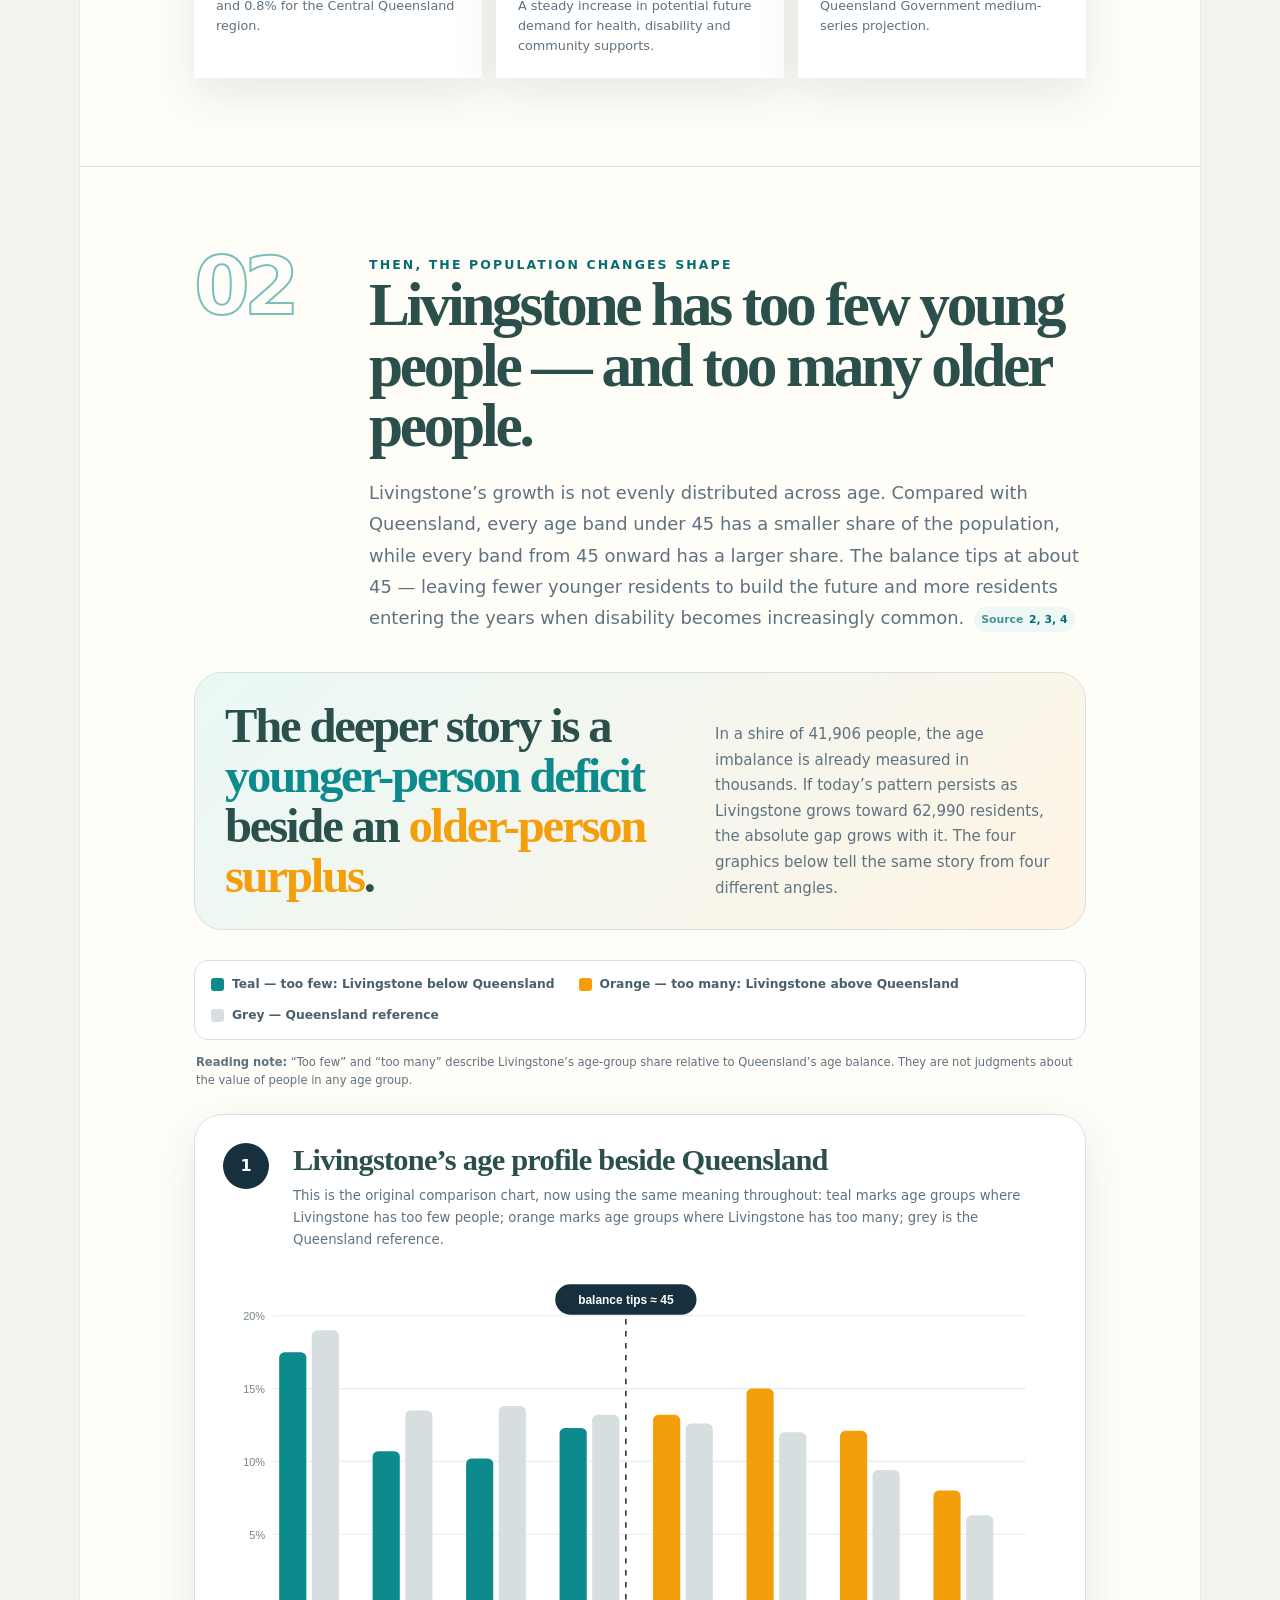
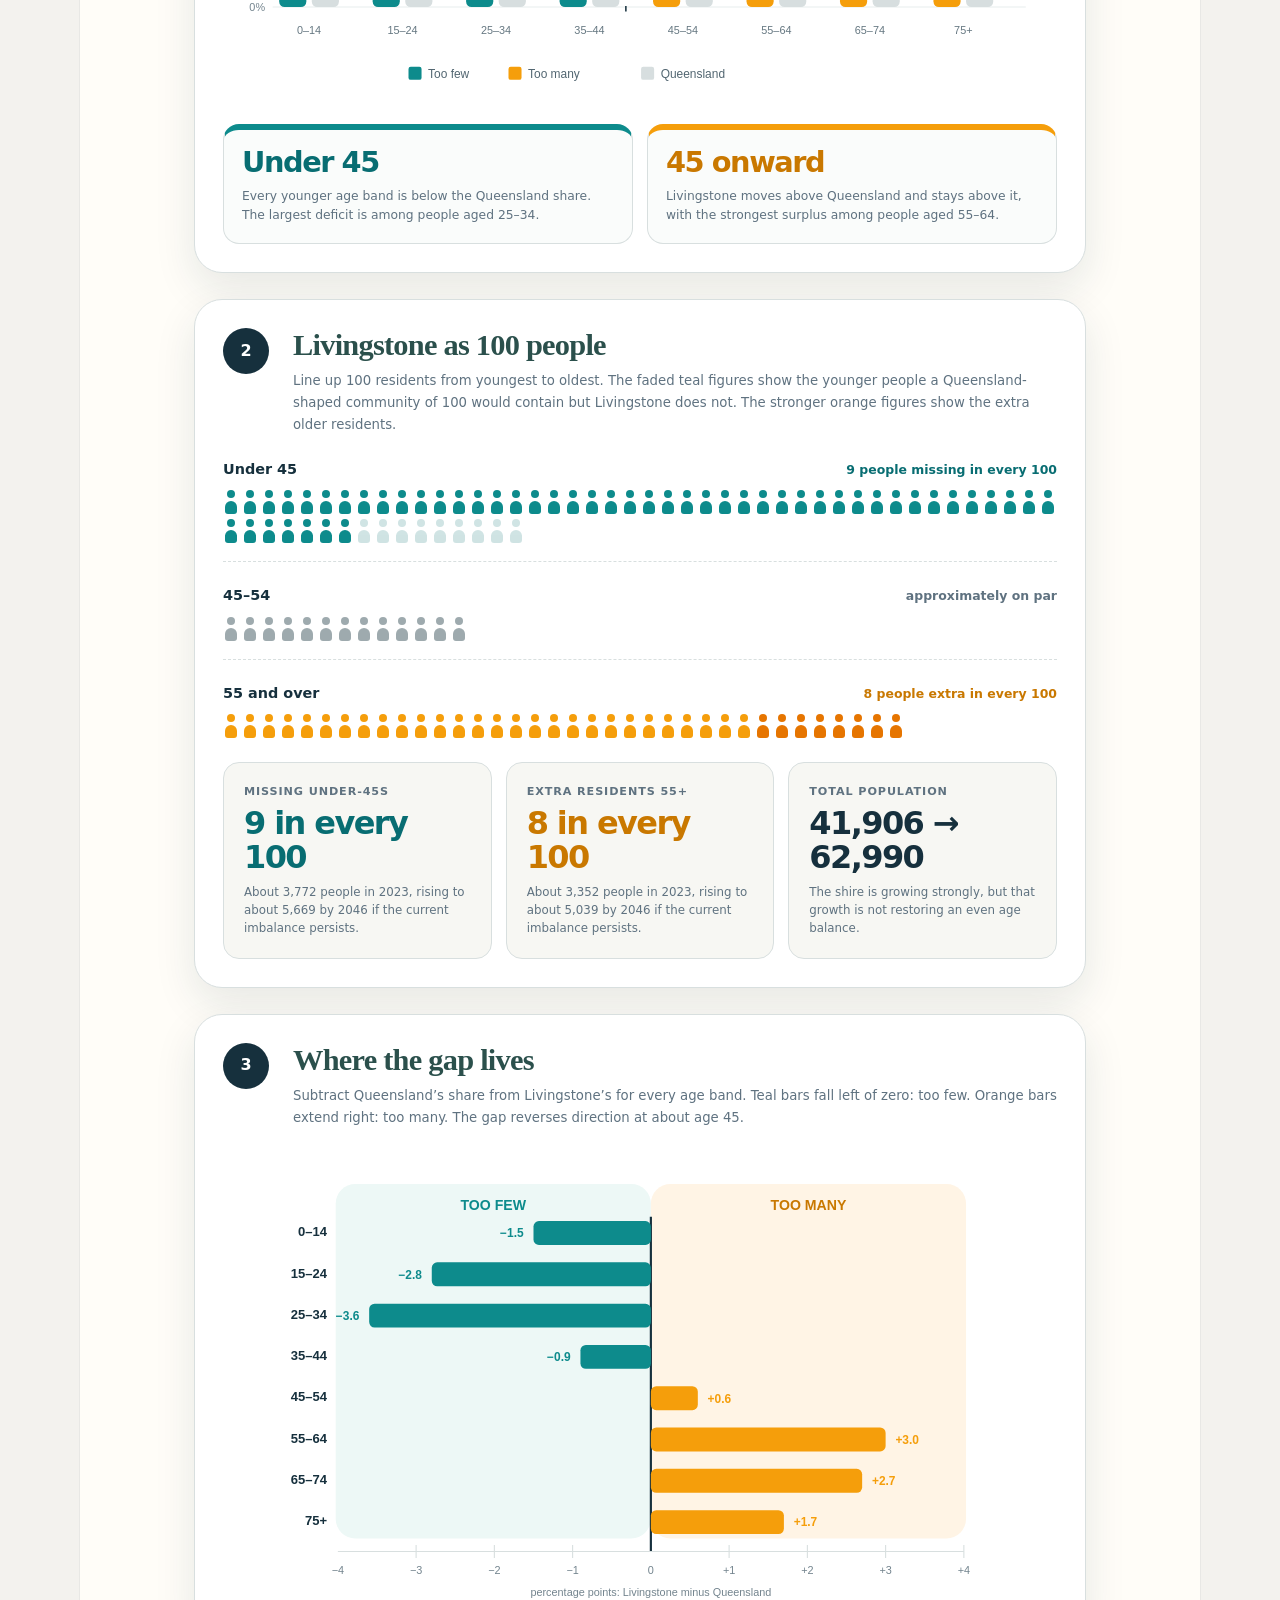
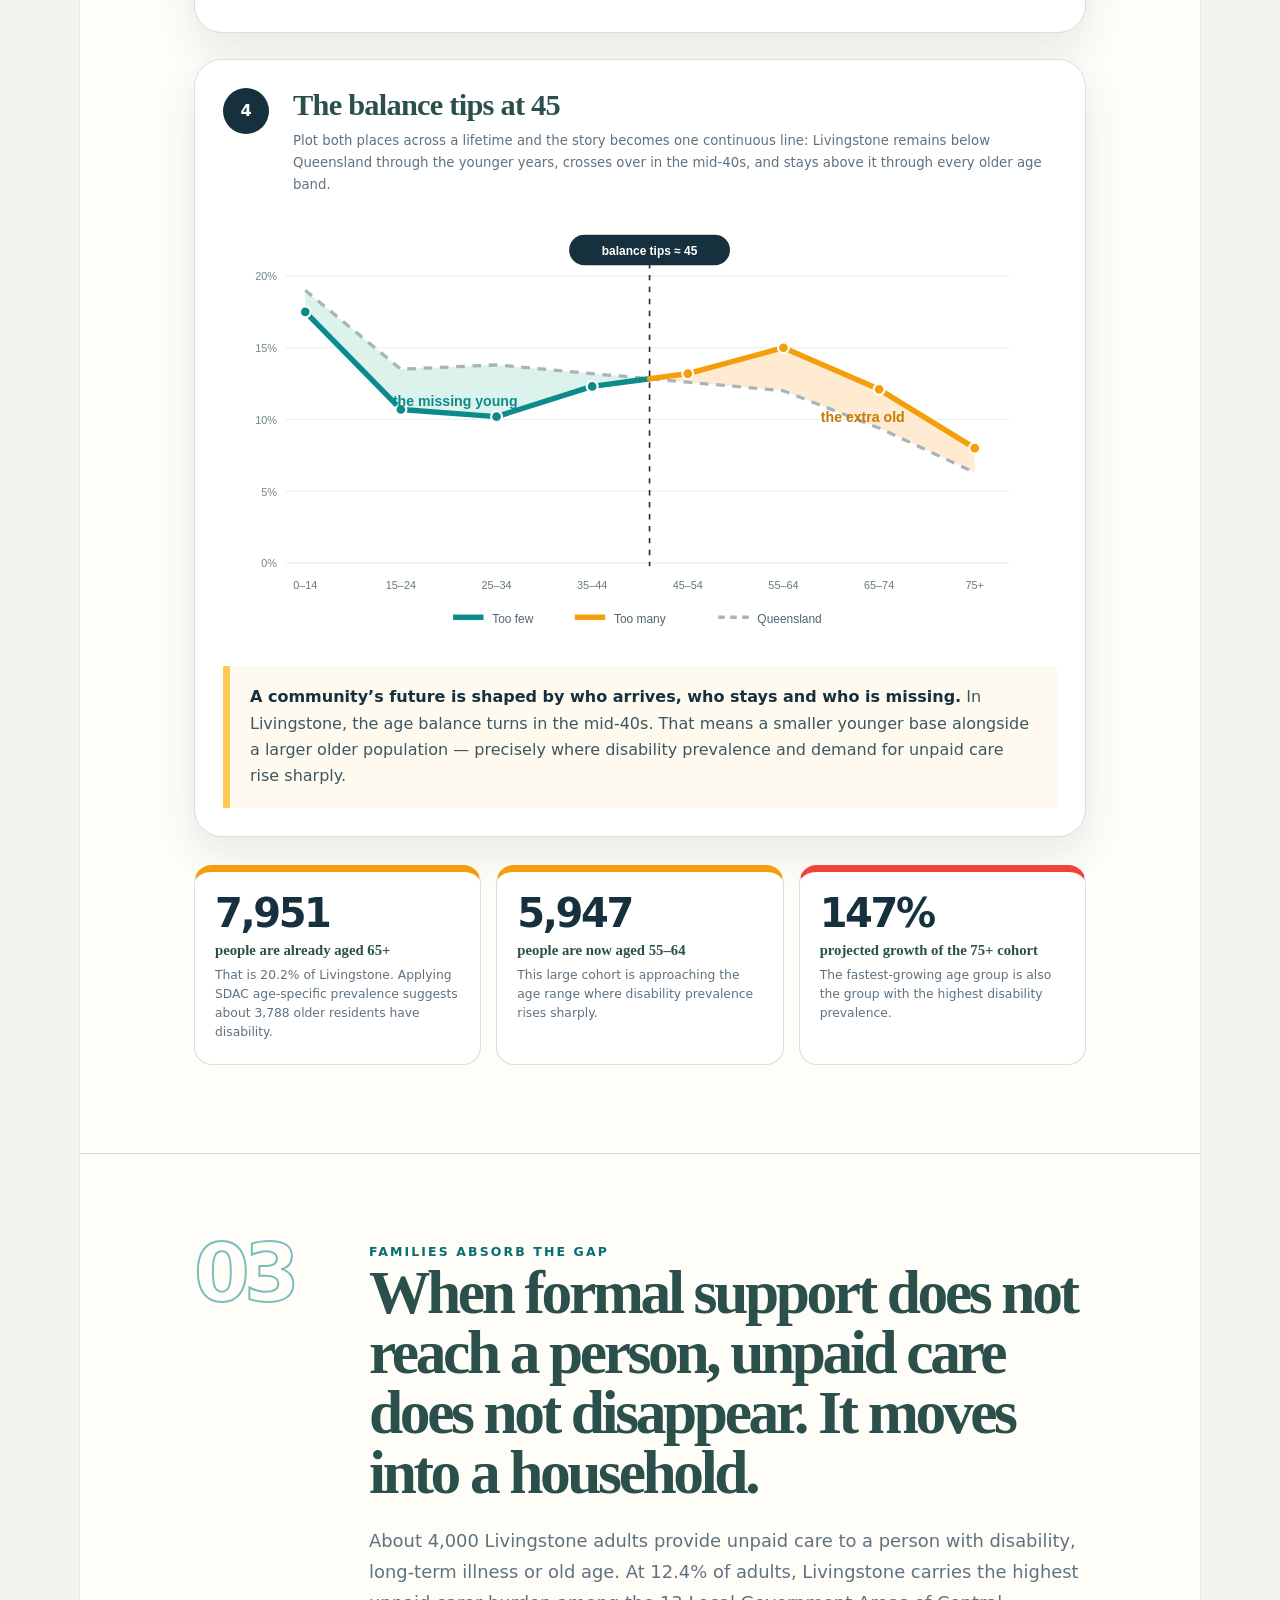
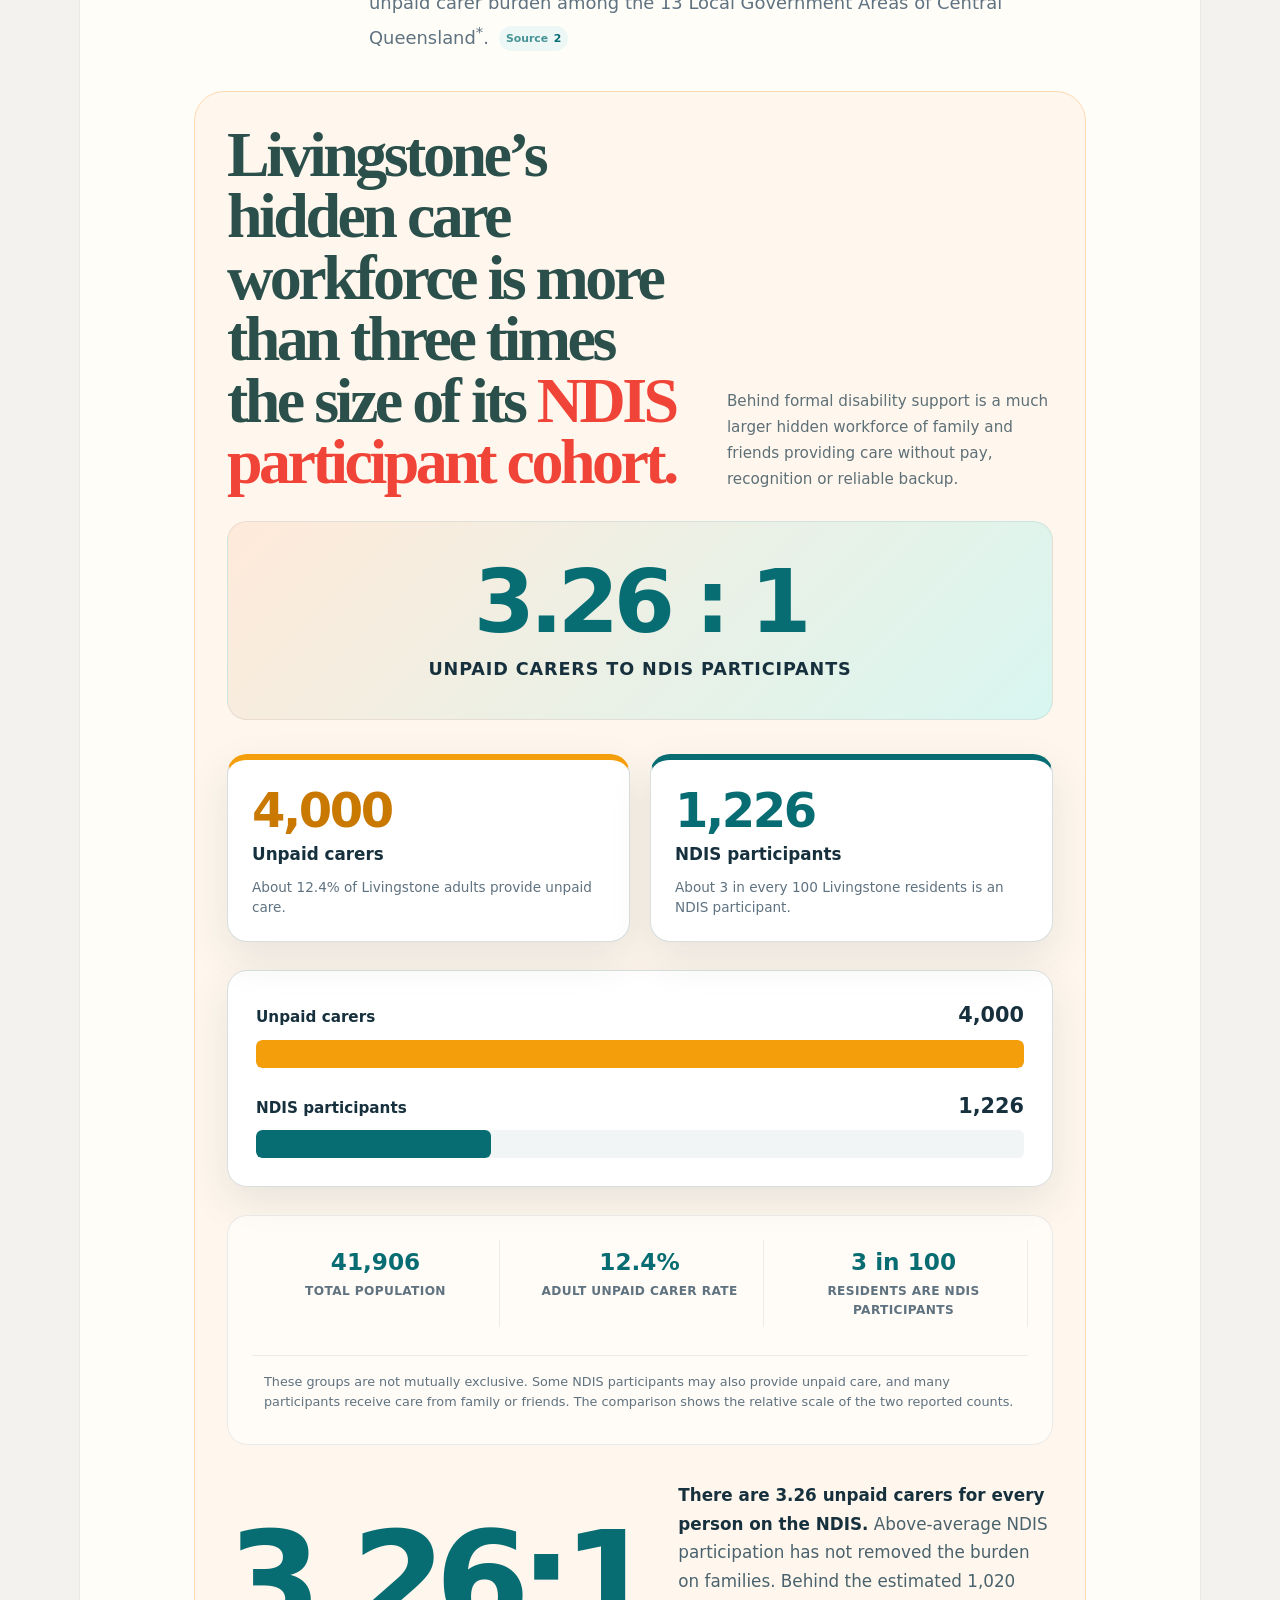
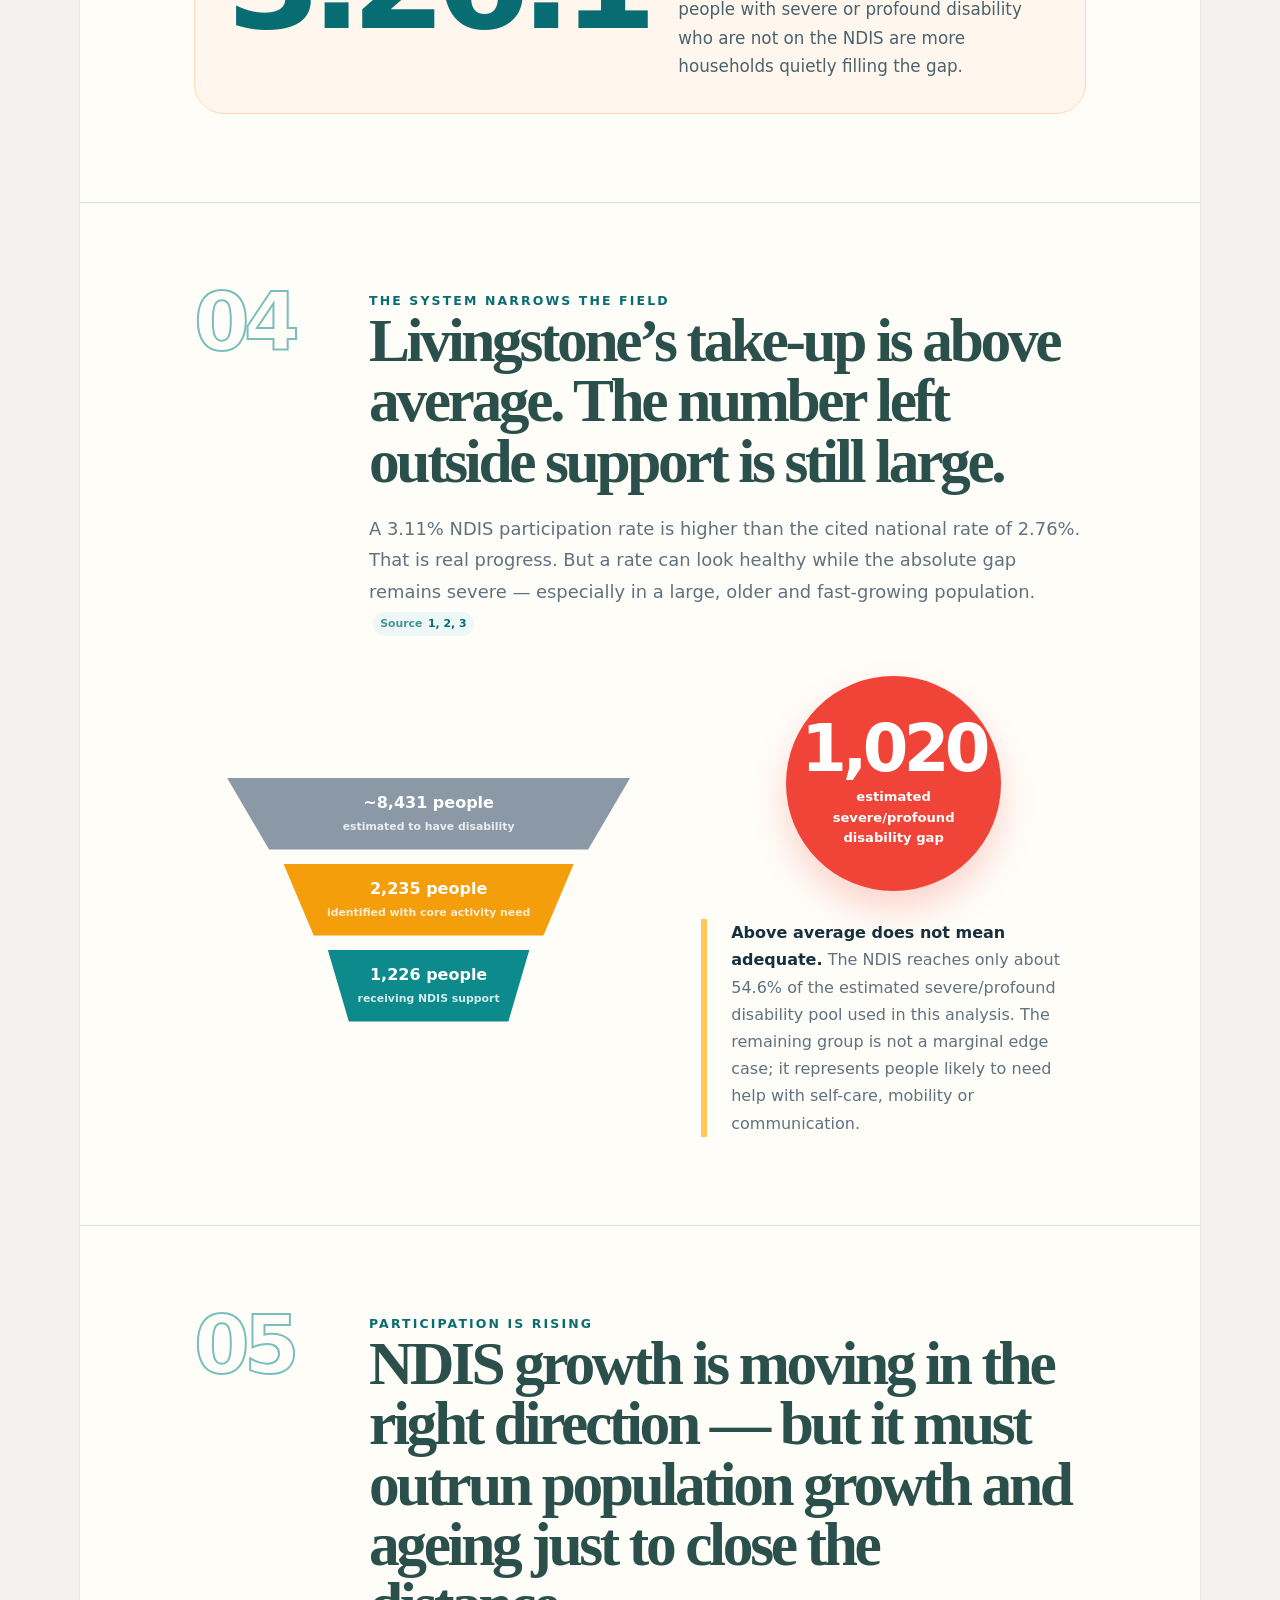
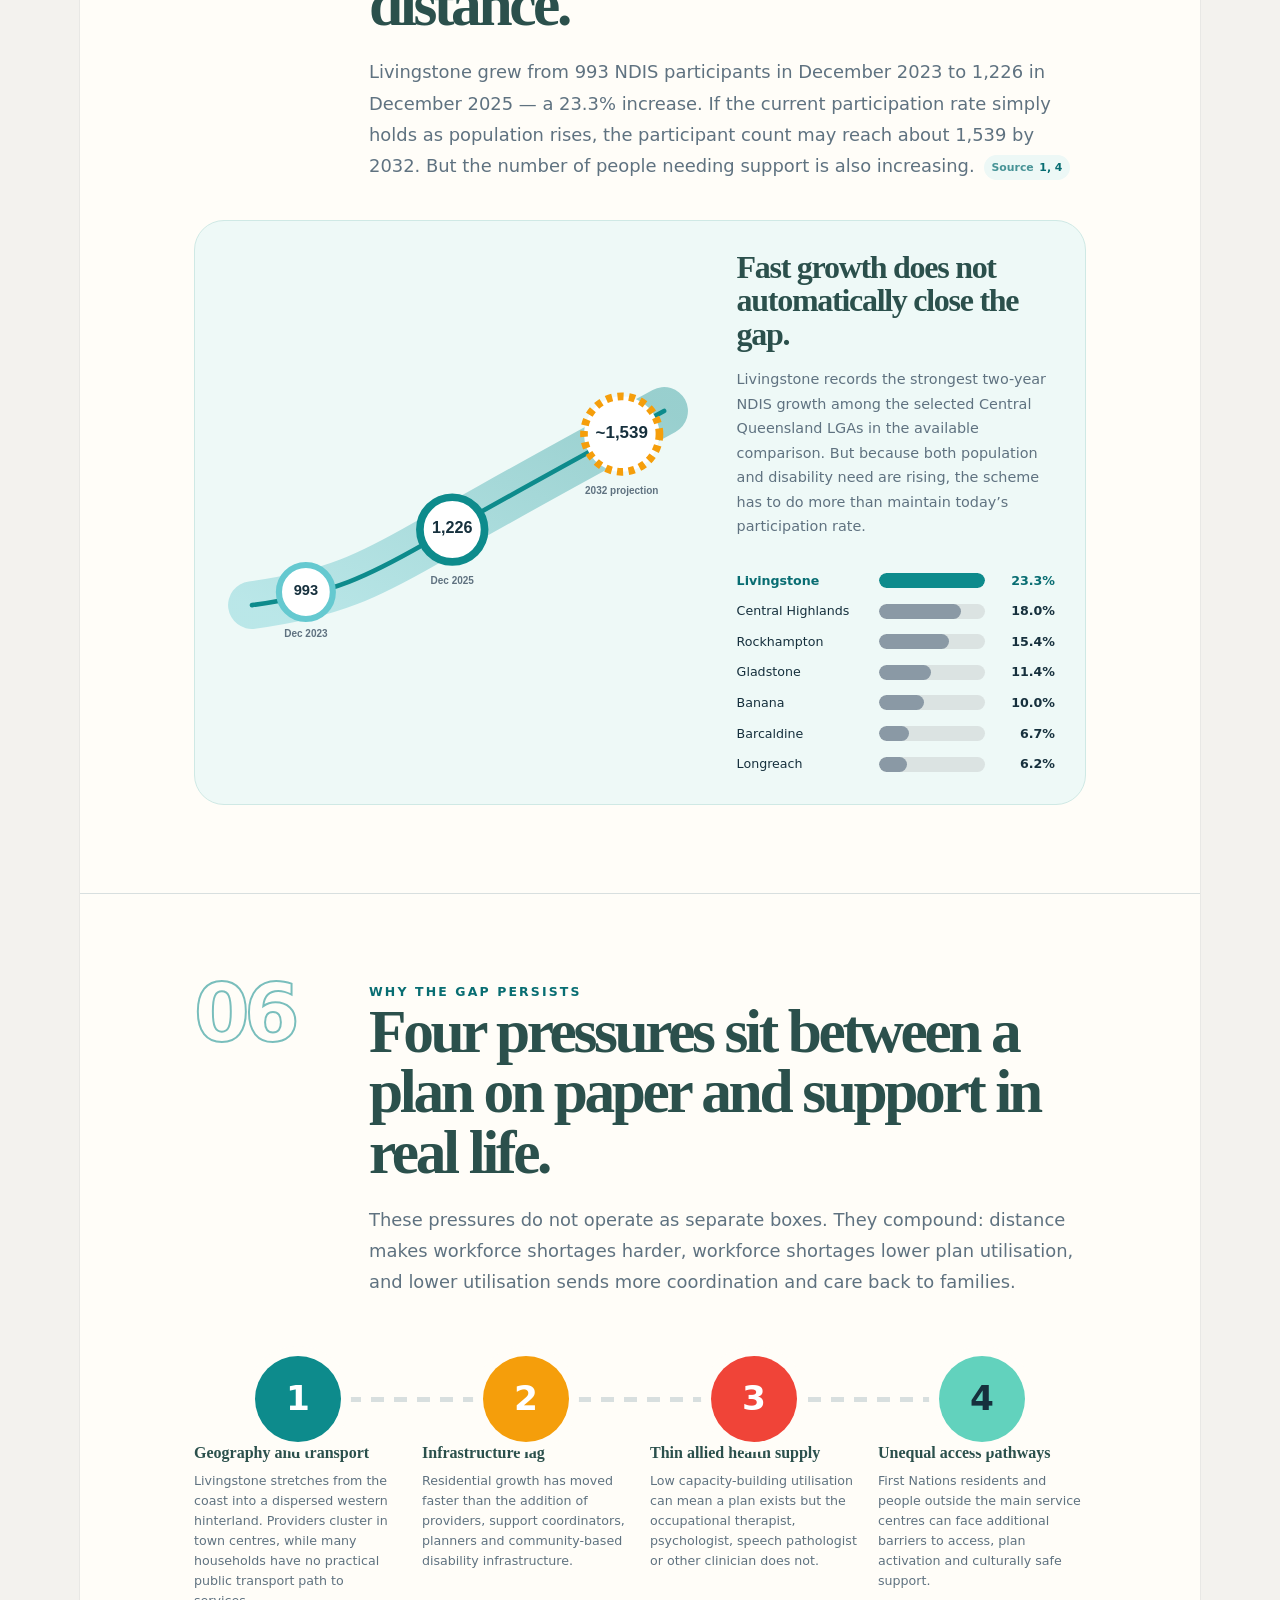
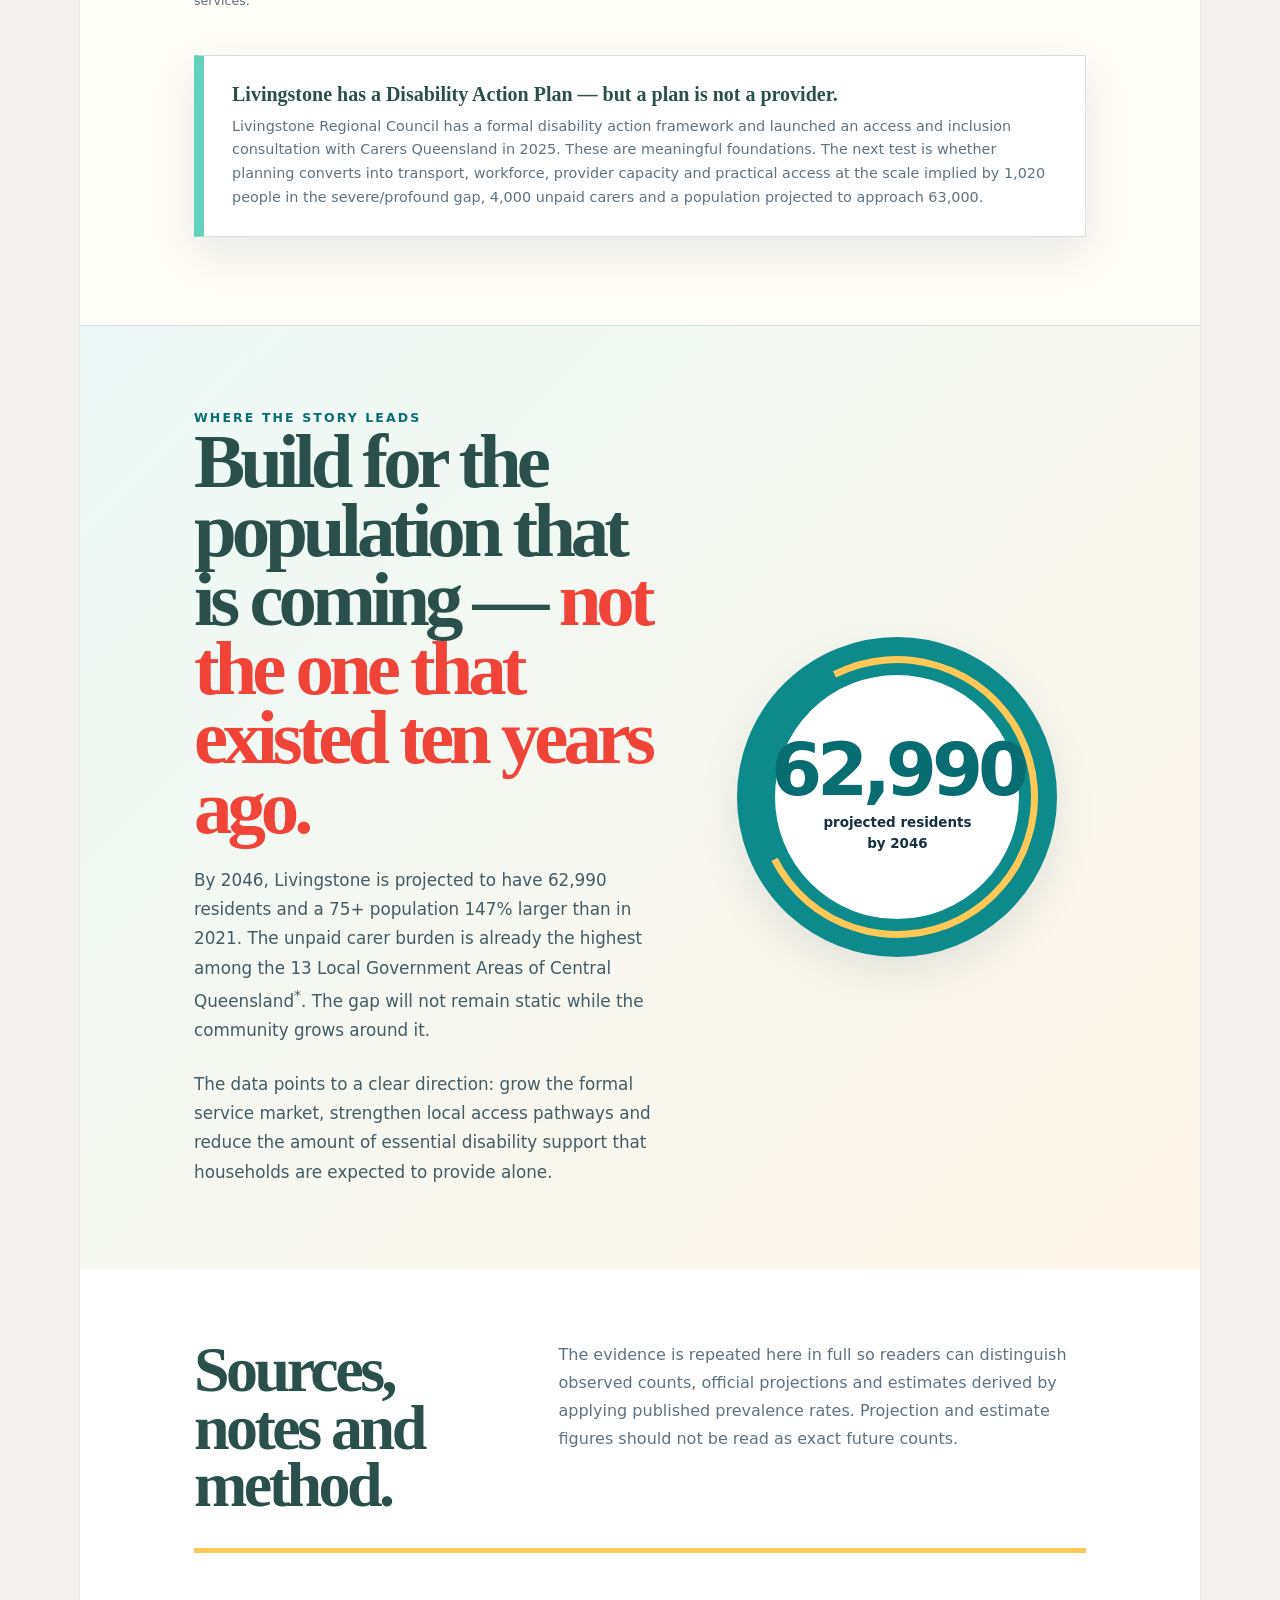
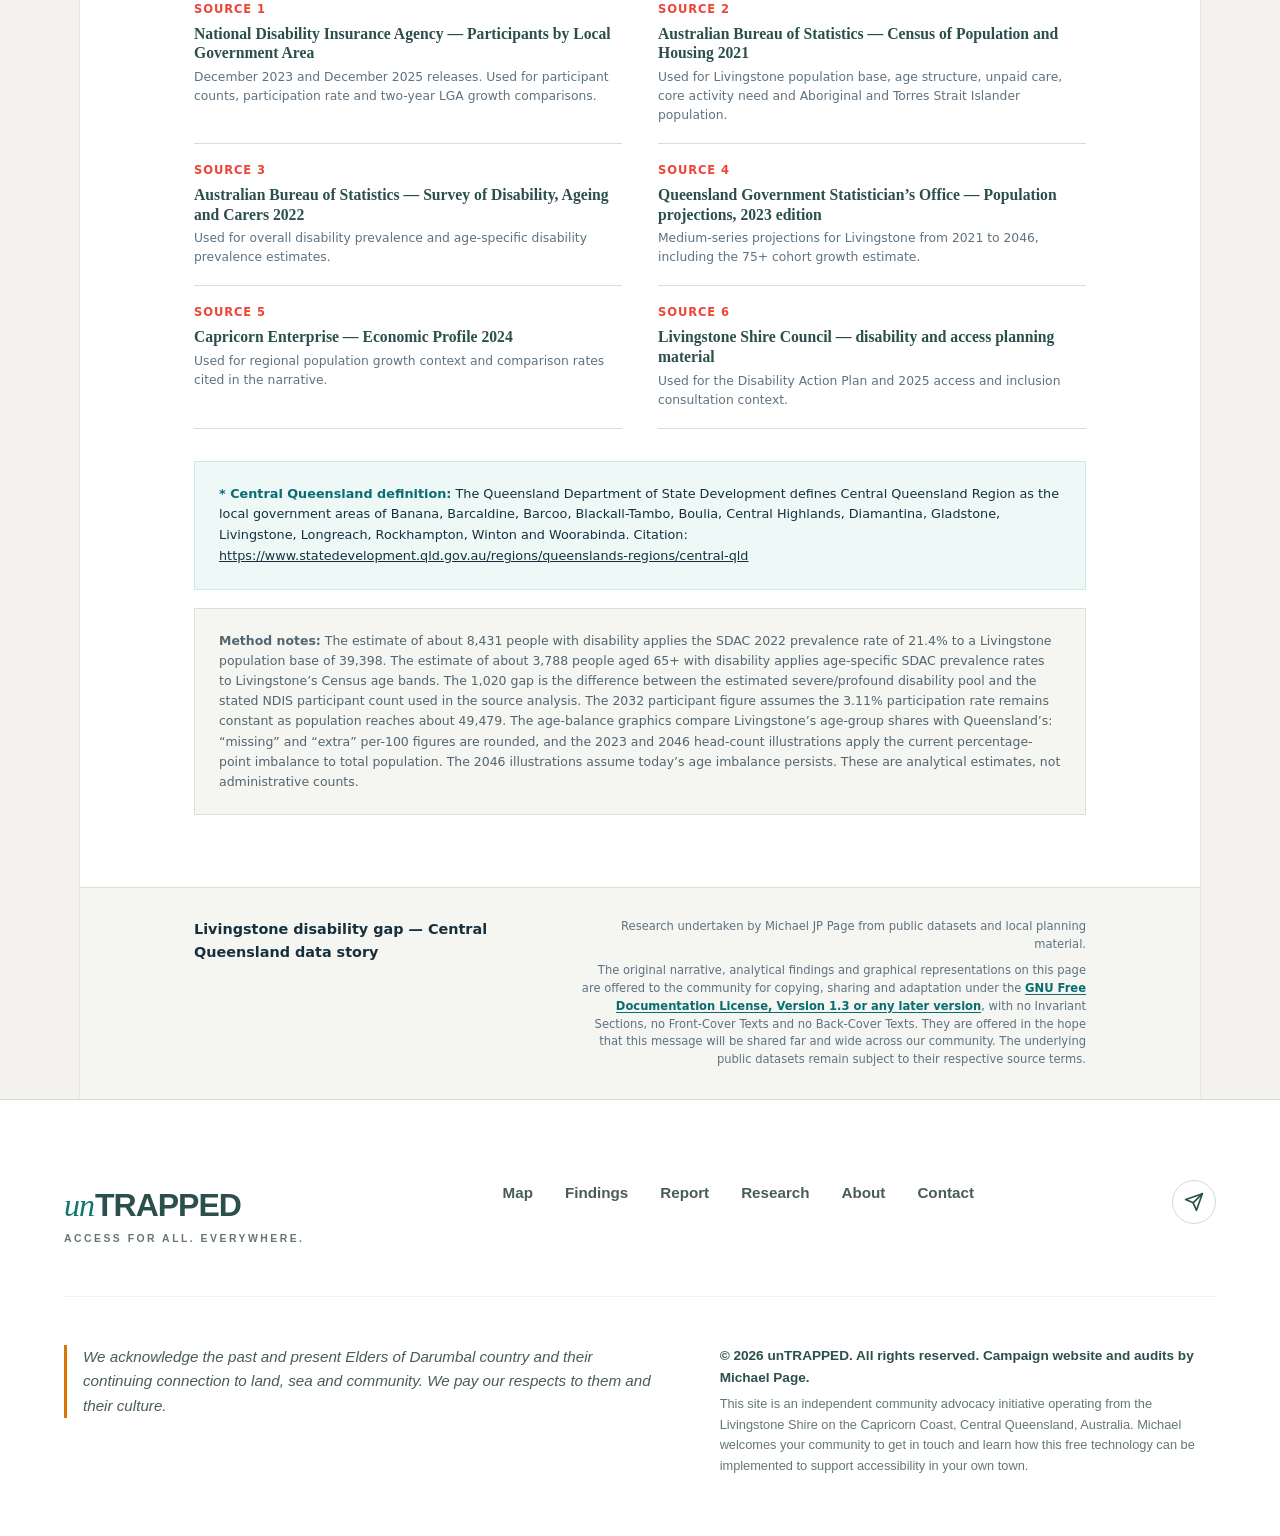
<file: research.html>
<!DOCTYPE html>
<html lang="en-AU">
<head>
  <meta charset="UTF-8">
  <meta name="viewport" content="width=device-width, initial-scale=1.0">
  <title>Research — (un)TRAPPED</title>
  <meta name="description" content="Research and statistics on accessibility and community safety on the Capricorn Coast.">
  <link rel="stylesheet" href="style.css">
  <link rel="stylesheet" href="research.css">
</head>
<body>

  <!-- Skip to main content for screen readers and keyboard users -->
  <a href="#main-content" class="skip-link">Skip to Content</a>

  <!-- Header -->
  <header class="main-header">
    <div class="header-container">
      <div class="logo-wrapper">
        <a href="index.html" class="logo" aria-label="unTRAPPED Home">
          <span class="logo-un">un</span><span class="logo-trapped">TRAPPED</span>
        </a>
        <p class="logo-tagline">ACCESS FOR ALL. EVERYWHERE.</p>
      </div>
      <nav class="main-nav" aria-label="Primary Navigation">
        <ul>
          <li><a href="index.html#map-section">Map</a></li>
          <li><a href="index.html#findings-section">Findings</a></li>
          <li><a href="index.html#report-section">Report</a></li>
          <li><a href="research.html" class="active" aria-current="page">Research</a></li>
          <li><a href="about.html">About</a></li>
          <li><a href="index.html#report-section" class="nav-cta">Get Involved</a></li>
        </ul>
      </nav>
    </div>
  </header>

  <main id="main-content">
    <div class="research-story-wrapper">
      <div class="research-story-page">
<header class="hero">
    <div class="wrap">
      <div class="hero-grid">
        <div>
          <div class="place"><span class="place-dot"></span>Livingstone Shire LGA · Central Queensland</div>
          <h1>Growing fast.<span class="accent">Ageing faster.</span></h1>
          <p class="hero-copy">Livingstone is expanding faster than the wider Central Queensland region, but the growth is not evenly shared across ages: the shire has too few younger residents and too many older residents compared with Queensland. The result is not one isolated statistic, but a chain reaction: <strong>a smaller younger base, more disability need, more pressure on families, and a support system that still misses people with the highest daily living needs.</strong></p>
        </div>
        <aside class="hero-side" aria-label="Key unmet support figure">
          <div class="big">1,020</div>
          <div>
            <div class="label">people with severe or profound disability estimated to have no NDIS support</div>
            <div class="small">The central gap explored in this data story.</div>
          </div>
        </aside>
      </div>

      <div class="hero-stats" aria-label="Livingstone headline statistics">
        <div class="hero-stat"><strong>41,906</strong><span>Estimated resident population, 2023</span></div>
        <div class="hero-stat"><strong>62,990</strong><span>Projected population by 2046</span></div>
        <div class="hero-stat"><strong>43.1 years</strong><span>Median age — nearly five years above Queensland</span></div>
        <div class="hero-stat"><strong>12.4%</strong><span>Adult unpaid carer rate — highest among the 13 LGAs of Central Queensland<sup>*</sup></span></div>
      </div>

      <div class="source-jump">
        <p><strong>Evidence is not hidden in fine print.</strong> Sources and methodology appear here, throughout the story, and again in full at the end.</p>
        <a href="#sources">See the data sources ↓</a>
      </div>
    </div>
  </header>

  <section class="evidence" aria-labelledby="evidence-title">
    <div class="wrap">
      <div class="evidence-intro">
        <h2 id="evidence-title">The evidence behind every number.</h2>
        <p><em>The story I tell here is all derived from free, publicly available population, Census, disability, NDIS and local planning data. Each major chart names the source set it uses. The full bibliography and methodology are repeated at the bottom so visitors can check the evidence without hunting for it.<br><br>Yours truly,<br>Michael Page</em></p>
      </div>
      <div class="evidence-grid">
        <article class="source-card"><div class="num">SOURCE 1</div><h3>NDIA participants by LGA</h3><p>December 2023 and December 2025 participant counts, take-up and two-year growth.</p></article>
        <article class="source-card"><div class="num">SOURCE 2</div><h3>ABS Census 2021</h3><p>Population, age structure, unpaid care, core activity need and First Nations population.</p></article>
        <article class="source-card"><div class="num">SOURCE 3</div><h3>ABS SDAC 2022</h3><p>Disability prevalence estimates, including age-related prevalence.</p></article>
        <article class="source-card"><div class="num">SOURCE 4</div><h3>QGSO projections, 2023 edition</h3><p>Livingstone population projections from 2021 to 2046.</p></article>
        <article class="source-card"><div class="num">SOURCE 5</div><h3>Regional economic profile, 2024</h3><p>Population growth and regional comparison context.</p></article>
        <article class="source-card"><div class="num">SOURCE 6</div><h3>Livingstone planning material</h3><p>Disability Action Plan and the 2025 access and inclusion consultation.</p></article>
      </div>
      <div class="definition-note"><strong>* Central Queensland definition:</strong> The Queensland Department of State Development defines the Central Queensland Region as 13 local government areas. The full definition and citation appear in the footnote at the end of this page. <a href="#central-qld-footnote">Read the definition.</a></div>
    </div>
  </section>

  <section class="bridge">
    <div class="wrap bridge-grid">
      <div class="takeaway-callout">
        <span class="takeaway-eyebrow">KEY TAKEAWAY</span>
        <blockquote class="takeaway-statement">The problem is not growth alone.</blockquote>
      </div>
      <p class="bridge-explanation">Growth changes the scale of demand. Ageing changes its intensity. When both happen together, a disability system that is already thin does not simply remain behind — <strong class="conclusion-highlight">the distance between need and available support widens.</strong></p>
    </div>
  </section>

  <div class="story-main">
    <section class="chapter" aria-labelledby="growth-title">
      <div class="wrap">
        <div class="chapter-head">
          <div class="chapter-no">01</div>
          <div>
            <div class="kicker">First, the community expands</div>
            <h2 id="growth-title">Livingstone adds people faster than the region adds capacity.</h2>
            <p class="chapter-lead">The population is projected to rise from 39,881 in 2021 to 62,990 by 2046. That is 23,109 additional residents — roughly 924 more people each year. Population growth is visible. The slower growth of specialist services, transport and allied health capacity is much harder to see. <span class="source-tag">2, 4, 5</span></p>
          </div>
        </div>

        <div class="growth-visual">
          <svg viewBox="0 0 900 340" role="img" aria-label="Livingstone projected population rising from 39,881 in 2021 to 62,990 in 2046">
            <defs>
              <linearGradient id="area" x1="0" y1="0" x2="0" y2="1">
                <stop offset="0" stop-color="#62d2bd" stop-opacity=".62"/>
                <stop offset="1" stop-color="#62d2bd" stop-opacity=".07"/>
              </linearGradient>
            </defs>
            <line x1="60" y1="280" x2="845" y2="280" stroke="#bdd5d3" stroke-width="2"/>
            <line x1="60" y1="80" x2="845" y2="80" stroke="#dcebea" stroke-width="1" stroke-dasharray="6 8"/>
            <path d="M70 245 C180 230,245 212,315 190 S450 150,530 132 S680 88,825 55 L825 280 L70 280 Z" fill="url(#area)"/>
            <path d="M70 245 C180 230,245 212,315 190 S450 150,530 132 S680 88,825 55" fill="none" stroke="#0d8b8c" stroke-width="8" stroke-linecap="round"/>
            <g font-family="Inter, sans-serif" text-anchor="middle">
              <g transform="translate(70 245)"><circle r="13" fill="#f04438"/><text y="-25" font-size="22" font-weight="900" fill="#16303d">39,881</text><text y="45" font-size="14" font-weight="800" fill="#5f7280">2021</text></g>
              <g transform="translate(215 218)"><circle r="10" fill="#ffc857"/><text y="-20" font-size="17" font-weight="900" fill="#16303d">44,143</text><text y="39" font-size="13" font-weight="800" fill="#5f7280">2026</text></g>
              <g transform="translate(360 177)"><circle r="10" fill="#ffc857"/><text y="-20" font-size="17" font-weight="900" fill="#16303d">49,479</text><text y="39" font-size="13" font-weight="800" fill="#5f7280">2031</text></g>
              <g transform="translate(505 139)"><circle r="10" fill="#ffc857"/><text y="-20" font-size="17" font-weight="900" fill="#16303d">54,697</text><text y="39" font-size="13" font-weight="800" fill="#5f7280">2036</text></g>
              <g transform="translate(650 97)"><circle r="10" fill="#ffc857"/><text y="-20" font-size="17" font-weight="900" fill="#16303d">59,467</text><text y="39" font-size="13" font-weight="800" fill="#5f7280">2041</text></g>
              <g transform="translate(825 55)"><circle r="14" fill="#f04438"/><text x="-12" y="-26" text-anchor="end" font-size="25" font-weight="900" fill="#16303d">62,990</text><text y="47" font-size="14" font-weight="800" fill="#5f7280">2046</text></g>
            </g>
            <g transform="translate(610 235)">
              <rect x="0" y="0" width="215" height="58" rx="12" fill="#ffffff" stroke="#cfe2e0"/>
              <text x="16" y="24" font-size="13" font-weight="900" fill="#0d8b8c">+23,109 people</text>
              <text x="16" y="43" font-size="11" fill="#5f7280">between 2021 and 2046</text>
            </g>
          </svg>
        </div>

        <div class="story-note">
          <p><strong>The visible story:</strong> homes, new residents and a larger rate base. Livingstone grows at about 1.8% a year — faster than Queensland overall and more than twice the wider Central Queensland regional rate cited in the economic profile.</p>
          <p><strong>The hidden story:</strong> each year’s growth enters a local service market that already has transport gaps, thin allied health supply and families carrying work that formal systems do not absorb.</p>
        </div>

        <div class="number-strip">
          <article><div class="n">1.8%</div><p><strong>Livingstone annual growth</strong><br>Compared with 1.4% for Queensland and 0.8% for the Central Queensland region.</p></article>
          <article><div class="n">924</div><p><strong>Average additional residents each year</strong><br>A steady increase in potential future demand for health, disability and community supports.</p></article>
          <article><div class="n">+58%</div><p><strong>Population growth by 2046</strong><br>From 39,881 to 62,990 under the Queensland Government medium-series projection.</p></article>
        </div>
      </div>
    </section>

    <section class="chapter" aria-labelledby="ageing-title">
      <div class="wrap">
        <div class="chapter-head">
          <div class="chapter-no">02</div>
          <div>
            <div class="kicker">Then, the population changes shape</div>
            <h2 id="ageing-title">Livingstone has too few young people — and too many older people.</h2>
            <p class="chapter-lead">Livingstone’s growth is not evenly distributed across age. Compared with Queensland, every age band under 45 has a smaller share of the population, while every band from 45 onward has a larger share. The balance tips at about 45 — leaving fewer younger residents to build the future and more residents entering the years when disability becomes increasingly common. <span class="source-tag">2, 3, 4</span></p>
          </div>
        </div>

        <div class="age-story-intro">
          <h3>The deeper story is a <span class="few">younger-person deficit</span> beside an <span class="many">older-person surplus</span>.</h3>
          <p>In a shire of 41,906 people, the age imbalance is already measured in thousands. If today’s pattern persists as Livingstone grows toward 62,990 residents, the absolute gap grows with it. The four graphics below tell the same story from four different angles.</p>
        </div>

        <div class="age-key" aria-label="Consistent colour key for all four age graphics">
          <span class="few"><i></i>Teal — too few: Livingstone below Queensland</span>
          <span class="many"><i></i>Orange — too many: Livingstone above Queensland</span>
          <span class="reference"><i></i>Grey — Queensland reference</span>
        </div>
        <p class="age-key-note"><strong>Reading note:</strong> “Too few” and “too many” describe Livingstone’s age-group share relative to Queensland’s age balance. They are not judgments about the value of people in any age group.</p>

        <div class="age-panels">
          <article class="age-panel">
            <div class="age-panel-head">
              <div class="age-panel-num">1</div>
              <div><h3>Livingstone’s age profile beside Queensland</h3><p class="panel-copy">This is the original comparison chart, now using the same meaning throughout: teal marks age groups where Livingstone has too few people; orange marks age groups where Livingstone has too many; grey is the Queensland reference.</p></div>
            </div>
            <div class="age-chart-frame">
              <svg viewBox="0 0 760 390" role="img" aria-label="Grouped bars comparing Livingstone and Queensland age shares. Livingstone is below Queensland under age 45 and above Queensland from age 45 onward.">
                <g font-family="Inter, sans-serif">
                  <g stroke="#e8eded" stroke-width="1"><line x1="42" y1="300" x2="735" y2="300"/><line x1="42" y1="233" x2="735" y2="233"/><line x1="42" y1="166" x2="735" y2="166"/><line x1="42" y1="99" x2="735" y2="99"/><line x1="42" y1="32" x2="735" y2="32"/></g>
                  <g font-size="10" fill="#73848e" text-anchor="end"><text x="35" y="304">0%</text><text x="35" y="237">5%</text><text x="35" y="170">10%</text><text x="35" y="103">15%</text><text x="35" y="36">20%</text></g>
                  <rect x="48.0" y="65.5" width="25" height="234.5" rx="5" fill="#0d8b8c"/>
<rect x="78.0" y="45.4" width="25" height="254.6" rx="5" fill="#d7dedf"/>
<text x="75.5" y="325" text-anchor="middle" fill="#657781" font-size="10">0–14</text>
<rect x="134.0" y="156.6" width="25" height="143.4" rx="5" fill="#0d8b8c"/>
<rect x="164.0" y="119.1" width="25" height="180.9" rx="5" fill="#d7dedf"/>
<text x="161.5" y="325" text-anchor="middle" fill="#657781" font-size="10">15–24</text>
<rect x="220.0" y="163.3" width="25" height="136.7" rx="5" fill="#0d8b8c"/>
<rect x="250.0" y="115.1" width="25" height="184.9" rx="5" fill="#d7dedf"/>
<text x="247.5" y="325" text-anchor="middle" fill="#657781" font-size="10">25–34</text>
<rect x="306.0" y="135.2" width="25" height="164.8" rx="5" fill="#0d8b8c"/>
<rect x="336.0" y="123.1" width="25" height="176.9" rx="5" fill="#d7dedf"/>
<text x="333.5" y="325" text-anchor="middle" fill="#657781" font-size="10">35–44</text>
<rect x="392.0" y="123.1" width="25" height="176.9" rx="5" fill="#f59e0b"/>
<rect x="422.0" y="131.2" width="25" height="168.8" rx="5" fill="#d7dedf"/>
<text x="419.5" y="325" text-anchor="middle" fill="#657781" font-size="10">45–54</text>
<rect x="478.0" y="99.0" width="25" height="201.0" rx="5" fill="#f59e0b"/>
<rect x="508.0" y="139.2" width="25" height="160.8" rx="5" fill="#d7dedf"/>
<text x="505.5" y="325" text-anchor="middle" fill="#657781" font-size="10">55–64</text>
<rect x="564.0" y="137.9" width="25" height="162.1" rx="5" fill="#f59e0b"/>
<rect x="594.0" y="174.0" width="25" height="126.0" rx="5" fill="#d7dedf"/>
<text x="591.5" y="325" text-anchor="middle" fill="#657781" font-size="10">65–74</text>
<rect x="650.0" y="192.8" width="25" height="107.2" rx="5" fill="#f59e0b"/>
<rect x="680.0" y="215.6" width="25" height="84.4" rx="5" fill="#d7dedf"/>
<text x="677.5" y="325" text-anchor="middle" fill="#657781" font-size="10">75+</text>
                  <line x1="367" y1="24" x2="367" y2="306" stroke="#16303d" stroke-width="1.4" stroke-dasharray="5 6"/>
                  <rect x="302" y="3" width="130" height="28" rx="14" fill="#16303d"/><text x="367" y="21" text-anchor="middle" font-size="11" font-weight="900" fill="#fff">balance tips ≈ 45</text>
                  <g transform="translate(167 365)" font-size="11" fill="#526671"><rect x="0" y="-10" width="12" height="12" rx="2" fill="#0d8b8c"/><text x="18" y="0">Too few</text><rect x="92" y="-10" width="12" height="12" rx="2" fill="#f59e0b"/><text x="110" y="0">Too many</text><rect x="214" y="-10" width="12" height="12" rx="2" fill="#d7dedf"/><text x="232" y="0">Queensland</text></g>
                </g>
              </svg>
            </div>
            <div class="balance-callout">
              <article><strong>Under 45</strong><p>Every younger age band is below the Queensland share. The largest deficit is among people aged 25–34.</p></article>
              <article><strong>45 onward</strong><p>Livingstone moves above Queensland and stays above it, with the strongest surplus among people aged 55–64.</p></article>
            </div>
          </article>

          <article class="age-panel">
            <div class="age-panel-head">
              <div class="age-panel-num">2</div>
              <div><h3>Livingstone as 100 people</h3><p class="panel-copy">Line up 100 residents from youngest to oldest. The faded teal figures show the younger people a Queensland-shaped community of 100 would contain but Livingstone does not. The stronger orange figures show the extra older residents.</p></div>
            </div>
            <div class="picto-stack">
              <div class="picto-band">
                <div class="picto-label"><strong>Under 45</strong><span class="few">9 people missing in every 100</span></div>
                <div class="people-icons" role="img" aria-label="51 Livingstone residents under 45 shown in teal, plus nine faded teal figures representing the younger residents missing relative to Queensland"><i class="mini-person few" aria-hidden="true"></i><i class="mini-person few" aria-hidden="true"></i><i class="mini-person few" aria-hidden="true"></i><i class="mini-person few" aria-hidden="true"></i><i class="mini-person few" aria-hidden="true"></i><i class="mini-person few" aria-hidden="true"></i><i class="mini-person few" aria-hidden="true"></i><i class="mini-person few" aria-hidden="true"></i><i class="mini-person few" aria-hidden="true"></i><i class="mini-person few" aria-hidden="true"></i><i class="mini-person few" aria-hidden="true"></i><i class="mini-person few" aria-hidden="true"></i><i class="mini-person few" aria-hidden="true"></i><i class="mini-person few" aria-hidden="true"></i><i class="mini-person few" aria-hidden="true"></i><i class="mini-person few" aria-hidden="true"></i><i class="mini-person few" aria-hidden="true"></i><i class="mini-person few" aria-hidden="true"></i><i class="mini-person few" aria-hidden="true"></i><i class="mini-person few" aria-hidden="true"></i><i class="mini-person few" aria-hidden="true"></i><i class="mini-person few" aria-hidden="true"></i><i class="mini-person few" aria-hidden="true"></i><i class="mini-person few" aria-hidden="true"></i><i class="mini-person few" aria-hidden="true"></i><i class="mini-person few" aria-hidden="true"></i><i class="mini-person few" aria-hidden="true"></i><i class="mini-person few" aria-hidden="true"></i><i class="mini-person few" aria-hidden="true"></i><i class="mini-person few" aria-hidden="true"></i><i class="mini-person few" aria-hidden="true"></i><i class="mini-person few" aria-hidden="true"></i><i class="mini-person few" aria-hidden="true"></i><i class="mini-person few" aria-hidden="true"></i><i class="mini-person few" aria-hidden="true"></i><i class="mini-person few" aria-hidden="true"></i><i class="mini-person few" aria-hidden="true"></i><i class="mini-person few" aria-hidden="true"></i><i class="mini-person few" aria-hidden="true"></i><i class="mini-person few" aria-hidden="true"></i><i class="mini-person few" aria-hidden="true"></i><i class="mini-person few" aria-hidden="true"></i><i class="mini-person few" aria-hidden="true"></i><i class="mini-person few" aria-hidden="true"></i><i class="mini-person few" aria-hidden="true"></i><i class="mini-person few" aria-hidden="true"></i><i class="mini-person few" aria-hidden="true"></i><i class="mini-person few" aria-hidden="true"></i><i class="mini-person few" aria-hidden="true"></i><i class="mini-person few" aria-hidden="true"></i><i class="mini-person few" aria-hidden="true"></i><i class="mini-person missing" aria-hidden="true"></i><i class="mini-person missing" aria-hidden="true"></i><i class="mini-person missing" aria-hidden="true"></i><i class="mini-person missing" aria-hidden="true"></i><i class="mini-person missing" aria-hidden="true"></i><i class="mini-person missing" aria-hidden="true"></i><i class="mini-person missing" aria-hidden="true"></i><i class="mini-person missing" aria-hidden="true"></i><i class="mini-person missing" aria-hidden="true"></i></div>
              </div>
              <div class="picto-band">
                <div class="picto-label"><strong>45–54</strong><span class="neutral">approximately on par</span></div>
                <div class="people-icons" role="img" aria-label="13 residents aged 45 to 54 shown in neutral grey"><i class="mini-person neutral" aria-hidden="true"></i><i class="mini-person neutral" aria-hidden="true"></i><i class="mini-person neutral" aria-hidden="true"></i><i class="mini-person neutral" aria-hidden="true"></i><i class="mini-person neutral" aria-hidden="true"></i><i class="mini-person neutral" aria-hidden="true"></i><i class="mini-person neutral" aria-hidden="true"></i><i class="mini-person neutral" aria-hidden="true"></i><i class="mini-person neutral" aria-hidden="true"></i><i class="mini-person neutral" aria-hidden="true"></i><i class="mini-person neutral" aria-hidden="true"></i><i class="mini-person neutral" aria-hidden="true"></i><i class="mini-person neutral" aria-hidden="true"></i></div>
              </div>
              <div class="picto-band">
                <div class="picto-label"><strong>55 and over</strong><span class="many">8 people extra in every 100</span></div>
                <div class="people-icons" role="img" aria-label="28 older residents shown in orange plus eight stronger orange figures representing the surplus relative to Queensland"><i class="mini-person many" aria-hidden="true"></i><i class="mini-person many" aria-hidden="true"></i><i class="mini-person many" aria-hidden="true"></i><i class="mini-person many" aria-hidden="true"></i><i class="mini-person many" aria-hidden="true"></i><i class="mini-person many" aria-hidden="true"></i><i class="mini-person many" aria-hidden="true"></i><i class="mini-person many" aria-hidden="true"></i><i class="mini-person many" aria-hidden="true"></i><i class="mini-person many" aria-hidden="true"></i><i class="mini-person many" aria-hidden="true"></i><i class="mini-person many" aria-hidden="true"></i><i class="mini-person many" aria-hidden="true"></i><i class="mini-person many" aria-hidden="true"></i><i class="mini-person many" aria-hidden="true"></i><i class="mini-person many" aria-hidden="true"></i><i class="mini-person many" aria-hidden="true"></i><i class="mini-person many" aria-hidden="true"></i><i class="mini-person many" aria-hidden="true"></i><i class="mini-person many" aria-hidden="true"></i><i class="mini-person many" aria-hidden="true"></i><i class="mini-person many" aria-hidden="true"></i><i class="mini-person many" aria-hidden="true"></i><i class="mini-person many" aria-hidden="true"></i><i class="mini-person many" aria-hidden="true"></i><i class="mini-person many" aria-hidden="true"></i><i class="mini-person many" aria-hidden="true"></i><i class="mini-person many" aria-hidden="true"></i><i class="mini-person extra" aria-hidden="true"></i><i class="mini-person extra" aria-hidden="true"></i><i class="mini-person extra" aria-hidden="true"></i><i class="mini-person extra" aria-hidden="true"></i><i class="mini-person extra" aria-hidden="true"></i><i class="mini-person extra" aria-hidden="true"></i><i class="mini-person extra" aria-hidden="true"></i><i class="mini-person extra" aria-hidden="true"></i></div>
              </div>
            </div>
            <div class="age-cards">
              <div class="age-card few"><div class="label">Missing under-45s</div><div class="big">9 in every 100</div><p>About 3,772 people in 2023, rising to about 5,669 by 2046 if the current imbalance persists.</p></div>
              <div class="age-card many"><div class="label">Extra residents 55+</div><div class="big">8 in every 100</div><p>About 3,352 people in 2023, rising to about 5,039 by 2046 if the current imbalance persists.</p></div>
              <div class="age-card"><div class="label">Total population</div><div class="big">41,906 → 62,990</div><p>The shire is growing strongly, but that growth is not restoring an even age balance.</p></div>
            </div>
          </article>

          <article class="age-panel">
            <div class="age-panel-head">
              <div class="age-panel-num">3</div>
              <div><h3>Where the gap lives</h3><p class="panel-copy">Subtract Queensland’s share from Livingstone’s for every age band. Teal bars fall left of zero: too few. Orange bars extend right: too many. The gap reverses direction at about age 45.</p></div>
            </div>
            <div class="age-chart-frame">
              <svg viewBox="0 0 760 410" role="img" aria-label="Diverging bar chart showing Livingstone below Queensland for age groups under 45 and above Queensland for age groups 45 and older.">
                <g font-family="Inter, sans-serif">
                  <rect x="100" y="24" width="290" height="326" rx="18" fill="#edf8f6"/><rect x="390" y="24" width="290" height="326" rx="18" fill="#fff4e5"/>
                  <text x="245" y="48" text-anchor="middle" fill="#0d8b8c" font-size="13" font-weight="900">TOO FEW</text><text x="535" y="48" text-anchor="middle" fill="#c97800" font-size="13" font-weight="900">TOO MANY</text>
                  <line x1="390" y1="54" x2="390" y2="362" stroke="#16303d" stroke-width="2"/>
                  <g stroke="#d8dfdf" stroke-width="1"><line x1="102" y1="362" x2="678" y2="362"/><line x1="174" y1="356" x2="174" y2="368"/><line x1="246" y1="356" x2="246" y2="368"/><line x1="318" y1="356" x2="318" y2="368"/><line x1="462" y1="356" x2="462" y2="368"/><line x1="534" y1="356" x2="534" y2="368"/><line x1="606" y1="356" x2="606" y2="368"/><line x1="678" y1="356" x2="678" y2="368"/></g>
                  <text x="92" y="72" text-anchor="end" fill="#16303d" font-size="12" font-weight="800">0–14</text>
<rect x="282.0" y="58" width="108.0" height="22" rx="5" fill="#0d8b8c"/>
<text x="273.0" y="73" text-anchor="end" fill="#0d8b8c" font-size="11" font-weight="900">−1.5</text>
<text x="92" y="110" text-anchor="end" fill="#16303d" font-size="12" font-weight="800">15–24</text>
<rect x="188.4" y="96" width="201.6" height="22" rx="5" fill="#0d8b8c"/>
<text x="179.4" y="111" text-anchor="end" fill="#0d8b8c" font-size="11" font-weight="900">−2.8</text>
<text x="92" y="148" text-anchor="end" fill="#16303d" font-size="12" font-weight="800">25–34</text>
<rect x="130.8" y="134" width="259.2" height="22" rx="5" fill="#0d8b8c"/>
<text x="121.8" y="149" text-anchor="end" fill="#0d8b8c" font-size="11" font-weight="900">−3.6</text>
<text x="92" y="186" text-anchor="end" fill="#16303d" font-size="12" font-weight="800">35–44</text>
<rect x="325.2" y="172" width="64.8" height="22" rx="5" fill="#0d8b8c"/>
<text x="316.2" y="187" text-anchor="end" fill="#0d8b8c" font-size="11" font-weight="900">−0.9</text>
<text x="92" y="224" text-anchor="end" fill="#16303d" font-size="12" font-weight="800">45–54</text>
<rect x="390.0" y="210" width="43.2" height="22" rx="5" fill="#f59e0b"/>
<text x="442.2" y="225" text-anchor="start" fill="#f59e0b" font-size="11" font-weight="900">+0.6</text>
<text x="92" y="262" text-anchor="end" fill="#16303d" font-size="12" font-weight="800">55–64</text>
<rect x="390.0" y="248" width="216.0" height="22" rx="5" fill="#f59e0b"/>
<text x="615.0" y="263" text-anchor="start" fill="#f59e0b" font-size="11" font-weight="900">+3.0</text>
<text x="92" y="300" text-anchor="end" fill="#16303d" font-size="12" font-weight="800">65–74</text>
<rect x="390.0" y="286" width="194.4" height="22" rx="5" fill="#f59e0b"/>
<text x="593.4" y="301" text-anchor="start" fill="#f59e0b" font-size="11" font-weight="900">+2.7</text>
<text x="92" y="338" text-anchor="end" fill="#16303d" font-size="12" font-weight="800">75+</text>
<rect x="390.0" y="324" width="122.4" height="22" rx="5" fill="#f59e0b"/>
<text x="521.4" y="339" text-anchor="start" fill="#f59e0b" font-size="11" font-weight="900">+1.7</text>
                  <g font-size="10" fill="#73848e" text-anchor="middle"><text x="102" y="383">−4</text><text x="174" y="383">−3</text><text x="246" y="383">−2</text><text x="318" y="383">−1</text><text x="390" y="383">0</text><text x="462" y="383">+1</text><text x="534" y="383">+2</text><text x="606" y="383">+3</text><text x="678" y="383">+4</text><text x="390" y="403">percentage points: Livingstone minus Queensland</text></g>
                </g>
              </svg>
            </div>
          </article>

          <article class="age-panel">
            <div class="age-panel-head">
              <div class="age-panel-num">4</div>
              <div><h3>The balance tips at 45</h3><p class="panel-copy">Plot both places across a lifetime and the story becomes one continuous line: Livingstone remains below Queensland through the younger years, crosses over in the mid-40s, and stays above it through every older age band.</p></div>
            </div>
            <div class="age-chart-frame">
              <svg viewBox="0 0 760 385" role="img" aria-label="Line chart showing Livingstone below Queensland before age 45 and above Queensland after age 45.">
                <g font-family="Inter, sans-serif">
                  <g stroke="#e8eded" stroke-width="1"><line x1="54" y1="310" x2="720" y2="310"/><line x1="54" y1="244" x2="720" y2="244"/><line x1="54" y1="178" x2="720" y2="178"/><line x1="54" y1="112" x2="720" y2="112"/><line x1="54" y1="46" x2="720" y2="46"/></g>
                  <g font-size="10" fill="#73848e" text-anchor="end"><text x="46" y="314">0%</text><text x="46" y="248">5%</text><text x="46" y="182">10%</text><text x="46" y="116">15%</text><text x="46" y="50">20%</text></g>
                  <polygon points="72.0,79.0 160.0,168.8 248.0,175.4 336.0,147.6 388.8,140.5 336.0,135.8 248.0,127.8 160.0,131.8 72.0,59.2" fill="#d9f1ec" opacity=".9"/>
                  <polygon points="388.8,140.5 424.0,135.8 512.0,112.0 600.0,150.3 688.0,204.4 688.0,226.8 600.0,185.9 512.0,151.6 424.0,143.7" fill="#ffead0" opacity=".95"/>
                  <polyline points="72.0,59.2 160.0,131.8 248.0,127.8 336.0,135.8 424.0,143.7 512.0,151.6 600.0,185.9 688.0,226.8" fill="none" stroke="#a9b4b8" stroke-width="3" stroke-dasharray="8 7"/>
                  <polyline points="72.0,79.0 160.0,168.8 248.0,175.4 336.0,147.6 388.8,140.5" fill="none" stroke="#0d8b8c" stroke-width="5" stroke-linecap="round" stroke-linejoin="round"/>
                  <polyline points="388.8,140.5 424.0,135.8 512.0,112.0 600.0,150.3 688.0,204.4" fill="none" stroke="#f59e0b" stroke-width="5" stroke-linecap="round" stroke-linejoin="round"/>
                  <circle cx="72" cy="79.0" r="5" fill="#0d8b8c" stroke="#fffdf8" stroke-width="2"/>
<text x="72" y="334" text-anchor="middle" fill="#657781" font-size="10">0–14</text>
<circle cx="160" cy="168.8" r="5" fill="#0d8b8c" stroke="#fffdf8" stroke-width="2"/>
<text x="160" y="334" text-anchor="middle" fill="#657781" font-size="10">15–24</text>
<circle cx="248" cy="175.4" r="5" fill="#0d8b8c" stroke="#fffdf8" stroke-width="2"/>
<text x="248" y="334" text-anchor="middle" fill="#657781" font-size="10">25–34</text>
<circle cx="336" cy="147.6" r="5" fill="#0d8b8c" stroke="#fffdf8" stroke-width="2"/>
<text x="336" y="334" text-anchor="middle" fill="#657781" font-size="10">35–44</text>
<circle cx="424" cy="135.8" r="5" fill="#f59e0b" stroke="#fffdf8" stroke-width="2"/>
<text x="424" y="334" text-anchor="middle" fill="#657781" font-size="10">45–54</text>
<circle cx="512" cy="112.0" r="5" fill="#f59e0b" stroke="#fffdf8" stroke-width="2"/>
<text x="512" y="334" text-anchor="middle" fill="#657781" font-size="10">55–64</text>
<circle cx="600" cy="150.3" r="5" fill="#f59e0b" stroke="#fffdf8" stroke-width="2"/>
<text x="600" y="334" text-anchor="middle" fill="#657781" font-size="10">65–74</text>
<circle cx="688" cy="204.4" r="5" fill="#f59e0b" stroke="#fffdf8" stroke-width="2"/>
<text x="688" y="334" text-anchor="middle" fill="#657781" font-size="10">75+</text>
                  <line x1="388.8" y1="34" x2="388.8" y2="313" stroke="#16303d" stroke-width="1.5" stroke-dasharray="5 6"/>
                  <rect x="314.8" y="8" width="148" height="28" rx="14" fill="#16303d"/><text x="388.8" y="27" text-anchor="middle" fill="#fff" font-size="11" font-weight="900">balance tips ≈ 45</text>
                  <text x="210" y="166" text-anchor="middle" fill="#0d8b8c" font-size="13" font-weight="900">the missing young</text>
                  <text x="585" y="180" text-anchor="middle" fill="#c97800" font-size="13" font-weight="900">the extra old</text>
                  <g transform="translate(208 365)" font-size="11" fill="#526671"><line x1="0" y1="-5" x2="28" y2="-5" stroke="#0d8b8c" stroke-width="5"/><text x="36" y="0">Too few</text><line x1="112" y1="-5" x2="140" y2="-5" stroke="#f59e0b" stroke-width="5"/><text x="148" y="0">Too many</text><line x1="244" y1="-5" x2="272" y2="-5" stroke="#a9b4b8" stroke-width="3" stroke-dasharray="6 5"/><text x="280" y="0">Queensland</text></g>
                </g>
              </svg>
            </div>
            <p class="age-takeaway"><strong>A community’s future is shaped by who arrives, who stays and who is missing.</strong> In Livingstone, the age balance turns in the mid-40s. That means a smaller younger base alongside a larger older population — precisely where disability prevalence and demand for unpaid care rise sharply.</p>
          </article>
        </div>

        <div class="age-consequences" aria-label="Why Livingstone's older age structure matters for disability need">
          <article class="age-consequence"><div class="n">7,951</div><h4>people are already aged 65+</h4><p>That is 20.2% of Livingstone. Applying SDAC age-specific prevalence suggests about 3,788 older residents have disability.</p></article>
          <article class="age-consequence"><div class="n">5,947</div><h4>people are now aged 55–64</h4><p>This large cohort is approaching the age range where disability prevalence rises sharply.</p></article>
          <article class="age-consequence"><div class="n">147%</div><h4>projected growth of the 75+ cohort</h4><p>The fastest-growing age group is also the group with the highest disability prevalence.</p></article>
        </div>
      </div>
    </section>

    <section class="chapter" aria-labelledby="carer-title">
      <div class="wrap">
        <div class="chapter-head">
          <div class="chapter-no">03</div>
          <div>
            <div class="kicker">Families absorb the gap</div>
            <h2 id="carer-title">When formal support does not reach a person, unpaid care does not disappear. It moves into a household.</h2>
            <p class="chapter-lead">About 4,000 Livingstone adults provide unpaid care to a person with disability, long-term illness or old age. At 12.4% of adults, Livingstone carries the highest unpaid carer burden among the 13 Local Government Areas of Central Queensland<sup>*</sup>. <span class="source-tag">2</span></p>
          </div>
        </div>

        <div class="carer-field">
          <div class="carer-intro">
            <h3>Livingstone’s hidden care workforce is more than three times the size of its <span>NDIS participant cohort.</span></h3>
            <p>Behind formal disability support is a much larger hidden workforce of family and friends providing care without pay, recognition or reliable backup.</p>
          </div>

          <div class="hero-ratio-band">
            <div class="ratio-value">3.26 : 1</div>
            <div class="ratio-label">unpaid carers to NDIS participants</div>
          </div>

          <div class="stat-cards-grid">
            <div class="stat-card orange-theme">
              <div class="stat-num">4,000</div>
              <div class="stat-title">Unpaid carers</div>
              <div class="stat-desc">About 12.4% of Livingstone adults provide unpaid care.</div>
            </div>
            <div class="stat-card teal-theme">
              <div class="stat-num">1,226</div>
              <div class="stat-title">NDIS participants</div>
              <div class="stat-desc">About 3 in every 100 Livingstone residents is an NDIS participant.</div>
            </div>
          </div>

          <div class="bar-comparison-chart" role="img" aria-label="Horizontal bar chart comparing 4,000 unpaid carers to 1,226 NDIS participants.">
            <div class="bar-row">
              <div class="bar-label-group">
                <span class="bar-name">Unpaid carers</span>
                <span class="bar-value">4,000</span>
              </div>
              <div class="bar-track">
                <div class="bar-fill orange-bar" style="width: 100%;"></div>
              </div>
            </div>
            <div class="bar-row">
              <div class="bar-label-group">
                <span class="bar-name">NDIS participants</span>
                <span class="bar-value">1,226</span>
              </div>
              <div class="bar-track">
                <div class="bar-fill teal-bar" style="width: 30.65%;"></div>
              </div>
            </div>
          </div>

          <div class="supporting-context-strip">
            <div class="context-item">
              <strong>41,906</strong>
              <span>Total population</span>
            </div>
            <div class="context-item">
              <strong>12.4%</strong>
              <span>Adult unpaid carer rate</span>
            </div>
            <div class="context-item">
              <strong>3 in 100</strong>
              <span>Residents are NDIS participants</span>
            </div>
            <div class="context-item full-width-note">
              <p>These groups are not mutually exclusive. Some NDIS participants may also provide unpaid care, and many participants receive care from family or friends. The comparison shows the relative scale of the two reported counts.</p>
            </div>
          </div>

          <div class="ratio-line">
            <div class="ratio-big">3.26:1</div>
            <div class="ratio-copy"><strong>There are 3.26 unpaid carers for every person on the NDIS.</strong> Above-average NDIS participation has not removed the burden on families. Behind the estimated 1,020 people with severe or profound disability who are not on the NDIS are more households quietly filling the gap.</div>
          </div>
        </div>
      </div>
    </section>

    <section class="chapter" aria-labelledby="gap-title">
      <div class="wrap">
        <div class="chapter-head">
          <div class="chapter-no">04</div>
          <div>
            <div class="kicker">The system narrows the field</div>
            <h2 id="gap-title">Livingstone’s take-up is above average. The number left outside support is still large.</h2>
            <p class="chapter-lead">A 3.11% NDIS participation rate is higher than the cited national rate of 2.76%. That is real progress. But a rate can look healthy while the absolute gap remains severe — especially in a large, older and fast-growing population. <span class="source-tag">1, 2, 3</span></p>
          </div>
        </div>

        <div class="gap-flow">
          <div class="funnel" role="img" aria-label="Estimated 8,431 people with disability narrows to 2,235 people with core activity need and 1,226 NDIS participants">
            <div class="funnel-piece one"><div>~8,431 people<small>estimated to have disability</small></div></div>
            <div class="funnel-piece two"><div>2,235 people<small>identified with core activity need</small></div></div>
            <div class="funnel-piece three"><div>1,226 people<small>receiving NDIS support</small></div></div>
          </div>
          <div>
            <div class="gap-burst"><strong>1,020</strong><span>estimated severe/profound disability gap</span></div>
            <p class="gap-copy"><strong>Above average does not mean adequate.</strong> The NDIS reaches only about 54.6% of the estimated severe/profound disability pool used in this analysis. The remaining group is not a marginal edge case; it represents people likely to need help with self-care, mobility or communication.</p>
          </div>
        </div>
      </div>
    </section>

    <section class="chapter" aria-labelledby="trajectory-title">
      <div class="wrap">
        <div class="chapter-head">
          <div class="chapter-no">05</div>
          <div>
            <div class="kicker">Participation is rising</div>
            <h2 id="trajectory-title">NDIS growth is moving in the right direction — but it must outrun population growth and ageing just to close the distance.</h2>
            <p class="chapter-lead">Livingstone grew from 993 NDIS participants in December 2023 to 1,226 in December 2025 — a 23.3% increase. If the current participation rate simply holds as population rises, the participant count may reach about 1,539 by 2032. But the number of people needing support is also increasing. <span class="source-tag">1, 4</span></p>
          </div>
        </div>

        <div class="trajectory">
          <div class="trajectory-grid">
            <svg viewBox="0 0 620 360" role="img" aria-label="NDIS participants rise from 993 in 2023 to 1,226 in 2025 and a projected 1,539 in 2032 if the participation rate holds">
              <defs><linearGradient id="rise" x1="0" y1="1" x2="1" y2="0"><stop offset="0" stop-color="#65c9d0"/><stop offset="1" stop-color="#0d8b8c"/></linearGradient></defs>
              <path d="M35 300 C140 286,190 260,260 220 S410 135,570 48" fill="none" stroke="url(#rise)" stroke-width="62" stroke-linecap="round" opacity=".38"/>
              <path d="M35 300 C140 286,190 260,260 220 S410 135,570 48" fill="none" stroke="#0d8b8c" stroke-width="6" stroke-linecap="round"/>
              <g font-family="Inter, sans-serif" text-anchor="middle">
                <g transform="translate(105 283)"><circle r="35" fill="#ffffff" stroke="#65c9d0" stroke-width="8"/><text y="4" font-size="19" font-weight="900" fill="#16303d">993</text><text y="58" font-size="13" font-weight="800" fill="#5f7280">Dec 2023</text></g>
                <g transform="translate(295 202)"><circle r="42" fill="#ffffff" stroke="#0d8b8c" stroke-width="10"/><text y="5" font-size="21" font-weight="900" fill="#16303d">1,226</text><text y="70" font-size="13" font-weight="800" fill="#5f7280">Dec 2025</text></g>
                <g transform="translate(515 78)"><circle r="49" fill="#ffffff" stroke="#f59e0b" stroke-width="10" stroke-dasharray="8 7"/><text y="5" font-size="22" font-weight="900" fill="#16303d">~1,539</text><text y="78" font-size="13" font-weight="800" fill="#5f7280">2032 projection</text></g>
              </g>
            </svg>
            <div class="trajectory-copy">
              <h3>Fast growth does not automatically close the gap.</h3>
              <p>Livingstone records the strongest two-year NDIS growth among the selected Central Queensland LGAs in the available comparison. But because both population and disability need are rising, the scheme has to do more than maintain today’s participation rate.</p>
              <div class="compare" aria-label="Selected LGA NDIS growth comparison">
                <div class="compare-row"><span>Livingstone</span><div class="track"><div class="fill" style="width:100%"></div></div><strong>23.3%</strong></div>
                <div class="compare-row"><span>Central Highlands</span><div class="track"><div class="fill" style="width:77%"></div></div><strong>18.0%</strong></div>
                <div class="compare-row"><span>Rockhampton</span><div class="track"><div class="fill" style="width:66%"></div></div><strong>15.4%</strong></div>
                <div class="compare-row"><span>Gladstone</span><div class="track"><div class="fill" style="width:49%"></div></div><strong>11.4%</strong></div>
                <div class="compare-row"><span>Banana</span><div class="track"><div class="fill" style="width:43%"></div></div><strong>10.0%</strong></div>
                <div class="compare-row"><span>Barcaldine</span><div class="track"><div class="fill" style="width:29%"></div></div><strong>6.7%</strong></div>
                <div class="compare-row"><span>Longreach</span><div class="track"><div class="fill" style="width:27%"></div></div><strong>6.2%</strong></div>
              </div>
            </div>
          </div>
        </div>
      </div>
    </section>

    <section class="chapter" aria-labelledby="pressure-title">
      <div class="wrap">
        <div class="chapter-head">
          <div class="chapter-no">06</div>
          <div>
            <div class="kicker">Why the gap persists</div>
            <h2 id="pressure-title">Four pressures sit between a plan on paper and support in real life.</h2>
            <p class="chapter-lead">These pressures do not operate as separate boxes. They compound: distance makes workforce shortages harder, workforce shortages lower plan utilisation, and lower utilisation sends more coordination and care back to families.</p>
          </div>
        </div>

        <div class="pressure-path">
          <div class="pressure-grid">
            <article class="pressure"><div class="bubble">1</div><h3>Geography and transport</h3><p>Livingstone stretches from the coast into a dispersed western hinterland. Providers cluster in town centres, while many households have no practical public transport path to services.</p></article>
            <article class="pressure"><div class="bubble">2</div><h3>Infrastructure lag</h3><p>Residential growth has moved faster than the addition of providers, support coordinators, planners and community-based disability infrastructure.</p></article>
            <article class="pressure"><div class="bubble">3</div><h3>Thin allied health supply</h3><p>Low capacity-building utilisation can mean a plan exists but the occupational therapist, psychologist, speech pathologist or other clinician does not.</p></article>
            <article class="pressure"><div class="bubble">4</div><h3>Unequal access pathways</h3><p>First Nations residents and people outside the main service centres can face additional barriers to access, plan activation and culturally safe support.</p></article>
          </div>
        </div>

        <div class="action-note">
          <h3>Livingstone has a Disability Action Plan — but a plan is not a provider.</h3>
          <p>Livingstone Regional Council has a formal disability action framework and launched an access and inclusion consultation with Carers Queensland in 2025. These are meaningful foundations. The next test is whether planning converts into transport, workforce, provider capacity and practical access at the scale implied by 1,020 people in the severe/profound gap, 4,000 unpaid carers and a population projected to approach 63,000.</p>
        </div>
      </div>
    </section>
  </div>

  <section class="conclusion" aria-labelledby="conclusion-title">
    <div class="wrap conclusion-grid">
      <div>
        <div class="kicker">Where the story leads</div>
        <h2 id="conclusion-title">Build for the population that is coming — <span>not the one that existed ten years ago.</span></h2>
        <p>By 2046, Livingstone is projected to have 62,990 residents and a 75+ population 147% larger than in 2021. The unpaid carer burden is already the highest among the 13 Local Government Areas of Central Queensland<sup>*</sup>. The gap will not remain static while the community grows around it.</p>
        <p>The data points to a clear direction: grow the formal service market, strengthen local access pathways and reduce the amount of essential disability support that households are expected to provide alone.</p>
      </div>
      <div class="future-ring" aria-label="Livingstone projected population in 2046"><div><strong>62,990</strong><span>projected residents<br>by 2046</span></div></div>
    </div>
  </section>

  <section class="sources" id="sources" aria-labelledby="sources-title">
    <div class="wrap">
      <div class="sources-head">
        <h2 id="sources-title">Sources, notes and method.</h2>
        <p>The evidence is repeated here in full so readers can distinguish observed counts, official projections and estimates derived by applying published prevalence rates. Projection and estimate figures should not be read as exact future counts.</p>
      </div>

      <div class="bibliography">
        <article class="bib"><div class="num">SOURCE 1</div><h3>National Disability Insurance Agency — Participants by Local Government Area</h3><p>December 2023 and December 2025 releases. Used for participant counts, participation rate and two-year LGA growth comparisons.</p></article>
        <article class="bib"><div class="num">SOURCE 2</div><h3>Australian Bureau of Statistics — Census of Population and Housing 2021</h3><p>Used for Livingstone population base, age structure, unpaid care, core activity need and Aboriginal and Torres Strait Islander population.</p></article>
        <article class="bib"><div class="num">SOURCE 3</div><h3>Australian Bureau of Statistics — Survey of Disability, Ageing and Carers 2022</h3><p>Used for overall disability prevalence and age-specific disability prevalence estimates.</p></article>
        <article class="bib"><div class="num">SOURCE 4</div><h3>Queensland Government Statistician’s Office — Population projections, 2023 edition</h3><p>Medium-series projections for Livingstone from 2021 to 2046, including the 75+ cohort growth estimate.</p></article>
        <article class="bib"><div class="num">SOURCE 5</div><h3>Capricorn Enterprise — Economic Profile 2024</h3><p>Used for regional population growth context and comparison rates cited in the narrative.</p></article>
        <article class="bib"><div class="num">SOURCE 6</div><h3>Livingstone Shire Council — disability and access planning material</h3><p>Used for the Disability Action Plan and 2025 access and inclusion consultation context.</p></article>
      </div>

      <div class="footnote" id="central-qld-footnote"><strong>* Central Queensland definition:</strong> The Queensland Department of State Development defines Central Queensland Region as the local government areas of Banana, Barcaldine, Barcoo, Blackall-Tambo, Boulia, Central Highlands, Diamantina, Gladstone, Livingstone, Longreach, Rockhampton, Winton and Woorabinda. Citation: <a href="https://www.statedevelopment.qld.gov.au/regions/queenslands-regions/central-qld">https://www.statedevelopment.qld.gov.au/regions/queenslands-regions/central-qld</a></div>

      <div class="method"><strong>Method notes:</strong> The estimate of about 8,431 people with disability applies the SDAC 2022 prevalence rate of 21.4% to a Livingstone population base of 39,398. The estimate of about 3,788 people aged 65+ with disability applies age-specific SDAC prevalence rates to Livingstone’s Census age bands. The 1,020 gap is the difference between the estimated severe/profound disability pool and the stated NDIS participant count used in the source analysis. The 2032 participant figure assumes the 3.11% participation rate remains constant as population reaches about 49,479. The age-balance graphics compare Livingstone’s age-group shares with Queensland’s: “missing” and “extra” per-100 figures are rounded, and the 2023 and 2046 head-count illustrations apply the current percentage-point imbalance to total population. The 2046 illustrations assume today’s age imbalance persists. These are analytical estimates, not administrative counts.</div>
    </div>
  </section>

  <section class="story-footer">
    <div class="wrap">
      <strong>Livingstone disability gap — Central Queensland data story</strong>
      <div class="footer-note"><p>Research undertaken by Michael JP Page from public datasets and local planning material.</p><p>The original narrative, analytical findings and graphical representations on this page are offered to the community for copying, sharing and adaptation under the <a href="https://www.gnu.org/licenses/fdl-1.3.html">GNU Free Documentation License, Version 1.3 or any later version</a>, with no Invariant Sections, no Front-Cover Texts and no Back-Cover Texts. They are offered in the hope that this message will be shared far and wide across our community. The underlying public datasets remain subject to their respective source terms.</p></div>
    </div>
  </section>
      </div>
    </div>
</main>

  <!-- Footer -->
  <footer class="main-footer">
    <div class="footer-container">

      <!-- Footer Top Row -->
      <div class="footer-top-row">
        <div class="footer-logo-col">
          <a href="index.html" class="logo footer-logo" aria-label="unTRAPPED Home">
            <span class="logo-un">un</span><span class="logo-trapped">TRAPPED</span>
          </a>
          <p class="logo-tagline">ACCESS FOR ALL. EVERYWHERE.</p>
        </div>
        <div class="footer-links-col">
          <ul class="footer-menu">
            <li><a href="index.html#map-section">Map</a></li>
            <li><a href="index.html#findings-section">Findings</a></li>
            <li><a href="index.html#report-section">Report</a></li>
            <li><a href="research.html">Research</a></li>
            <li><a href="about.html">About</a></li>
            <li><a href="mailto:michael.page010@icloud.com">Contact</a></li>
          </ul>
        </div>
        <div class="footer-social-col">
          <div class="social-links">
            <a href="mailto:michael.page010@icloud.com" aria-label="Email Michael Page">
              <svg viewBox="0 0 24 24" fill="none" stroke="currentColor" stroke-width="2" stroke-linecap="round" stroke-linejoin="round">
                <path d="m22 2-7 20-4-9-9-4Z"></path>
                <path d="M22 2 11 13"></path>
              </svg>
            </a>
          </div>
        </div>
      </div>

      <!-- Footer Divider -->
      <div class="footer-divider"></div>

      <!-- Footer Bottom Row -->
      <div class="footer-bottom-row">
        <div class="acknowledgement-box">
          <p class="acknowledgement">
            We acknowledge the past and present Elders of Darumbal country and their continuing connection to land, sea and community. We pay our respects to them and their culture.
          </p>
        </div>
        <div class="copyright-box">
          <p class="copyright">
            &copy; 2026 unTRAPPED. All rights reserved. Campaign website and audits by Michael Page.
          </p>
          <p class="copyright-sub">
            This site is an independent community advocacy initiative operating from the Livingstone Shire on the Capricorn Coast, Central Queensland, Australia. Michael welcomes your community to get in touch and learn how this free technology can be implemented to support accessibility in your own town.
          </p>
        </div>
      </div>

    </div>
  </footer>

</body>
</html>
</file>
<file: style.css>
/* ==========================================================================
   unTRAPPED V1 Campaign Stylesheet - Visual Refresh
   Design Concept Implementation
   Color Palette: Forest Green, Coastal Teal, Sandy Beige, Light Grays.
   Typography: Georgia Serif (headings), System Sans-serif (controls/body).
   ========================================================================== */

/* --- CSS Variables & Tokens --- */
:root {
  /* Tonal Colors */
  --bg-primary: #fdfdfb;       /* Soft warm off-white */
  --bg-secondary: #f4f8f7;     /* Light soft teal-gray (stats/sections) */
  --bg-card: #ffffff;          /* Pure white for cards */
  --text-primary: #1a2e2c;     /* Deep charcoal with a touch of dark green */
  --text-secondary: #4a5c5a;   /* Slate gray for secondary text */
  --text-muted: #657775;

  /* Brand Colors */
  --brand-forest: #2b504c;     /* Primary Dark Forest Green */
  --brand-forest-hover: #1e3936;
  --brand-teal: #0f766e;       /* Coastal Teal */
  --brand-gold: #d97706;       /* Wayfinding Gold/Yellow */
  --brand-red: #d92727;        /* Danger/Warning Red */
  --brand-blue: #005eb6;       /* Accessibility Blue */
  --brand-purple: #7c3aed;     /* Venue Purple */
  --brand-green: #15803d;      /* Success Green */

  /* Layout & Styling */
  --container-width: 1200px;
  --container-width-narrow: 800px;
  --border-thin: 1px solid #d1dcdb;
  --border-thick: 2px solid var(--brand-forest);
  --border-radius-large: 16px;
  --border-radius-card: 12px;
  --border-radius-pill: 50px;
  --card-shadow: 0 4px 20px rgba(43, 80, 76, 0.05);
  --card-shadow-hover: 0 8px 30px rgba(43, 80, 76, 0.1);
}

/* --- Base & Reset --- */
*, *::before, *::after {
  box-sizing: border-box;
  margin: 0;
  padding: 0;
}

html {
  font-family: -apple-system, BlinkMacSystemFont, "Segoe UI", Roboto, Helvetica, Arial, sans-serif;
  font-size: 16px;
  line-height: 1.6;
  color: var(--text-primary);
  background-color: var(--bg-primary);
  scroll-behavior: smooth;
}

body {
  min-height: 100vh;
  display: flex;
  flex-direction: column;
}

/* --- Keyboard Accessibility & Focus States --- */
*:focus-visible {
  outline: 3px solid var(--brand-blue);
  outline-offset: 3px;
}

.skip-link {
  position: absolute;
  top: -100px;
  left: 50%;
  transform: translateX(-50%);
  background-color: var(--brand-forest);
  color: #ffffff;
  padding: 12px 24px;
  font-weight: bold;
  border-radius: 0 0 8px 8px;
  z-index: 9999;
  text-decoration: none;
  transition: top 0.2s ease;
}

.skip-link:focus {
  top: 0;
}

.inline-link {
  color: var(--brand-blue);
  text-decoration: underline;
  font-weight: 600;
  transition: color 0.2s ease;
}

.inline-link:hover,
.inline-link:focus {
  color: var(--brand-forest-hover);
}

/* --- Typography Helpers --- */
h1, h2, h3, h4, blockquote p {
  font-family: Georgia, Cambria, "Times New Roman", Times, serif;
  font-weight: 700;
  color: var(--brand-forest);
  line-height: 1.25;
}

/* --- Layout Containers --- */
.section-container {
  max-width: var(--container-width);
  margin: 0 auto;
  padding: 100px 24px;
}

.section-badge {
  display: inline-block;
  color: var(--brand-teal);
  font-size: 0.8rem;
  font-weight: 800;
  text-transform: uppercase;
  letter-spacing: 2px;
  margin-bottom: 12px;
}

.section-badge.center {
  display: block;
  text-align: center;
}

.section-title {
  font-size: 2.5rem;
  margin-bottom: 20px;
  letter-spacing: -0.5px;
}

.section-desc {
  font-size: 1.15rem;
  color: var(--text-secondary);
  margin-bottom: 32px;
}

/* --- Header & Navigation --- */
.main-header {
  background-color: #ffffff;
  border-bottom: 1px solid #e2eceb;
  position: sticky;
  top: 0;
  z-index: 100;
  box-shadow: 0 2px 10px rgba(0,0,0,0.02);
}

.header-container {
  max-width: var(--container-width);
  margin: 0 auto;
  padding: 12px 24px;
  display: flex;
  flex-direction: column;
  align-items: center;
  gap: 12px;
}

.logo-wrapper {
  display: flex;
  flex-direction: row;
  align-items: center;
  gap: 16px;
}

.logo {
  text-decoration: none;
  font-size: 1.8rem;
  font-weight: 800;
  color: var(--brand-forest);
  letter-spacing: -1px;
}

.logo-un {
  font-family: Georgia, serif;
  font-style: italic;
  font-weight: normal;
  color: var(--brand-teal);
  margin-right: 1px;
}

.logo-tagline {
  font-size: 0.65rem;
  font-weight: 800;
  color: var(--text-muted);
  letter-spacing: 2.5px;
  margin-top: 0;
}

.main-nav ul {
  display: flex;
  list-style: none;
  align-items: center;
  gap: 32px;
}

.main-nav a {
  color: var(--text-secondary);
  text-decoration: none;
  font-weight: 600;
  font-size: 0.95rem;
  transition: color 0.2s ease;
}

.main-nav a:hover,
.main-nav a:focus {
  color: var(--brand-forest);
}

.main-nav .nav-cta {
  background-color: var(--brand-forest);
  color: #ffffff;
  padding: 10px 20px;
  border-radius: var(--border-radius-pill);
  transition: background-color 0.2s ease;
}

.main-nav .nav-cta:hover,
.main-nav .nav-cta:focus {
  background-color: var(--brand-forest-hover);
  color: #ffffff;
}

/* --- Hero Section --- */
.hero-section {
  position: relative;
  background-image: url('assets/hero-background.png');
  background-size: cover;
  background-position: center;
  border-bottom: var(--border-thin);
  min-height: 550px;
  display: flex;
  align-items: center;
}

.hero-bg-overlay {
  position: absolute;
  top: 0;
  left: 0;
  width: 100%;
  height: 100%;
  background: linear-gradient(to right, rgba(253, 253, 251, 0.98) 35%, rgba(253, 253, 251, 0.9) 50%, rgba(253, 253, 251, 0.1) 85%, transparent 100%);
  z-index: 1;
}

.hero-container {
  position: relative;
  z-index: 2;
  max-width: 650px;
  padding: 80px 24px;
  margin-left: max(24px, calc((100vw - var(--container-width)) / 2));
}

.hero-tag {
  display: inline-block;
  color: var(--brand-teal);
  font-weight: 800;
  font-size: 0.8rem;
  text-transform: uppercase;
  letter-spacing: 2px;
  margin-bottom: 16px;
}

.hero-title {
  font-size: 3.2rem;
  line-height: 1.15;
  margin-bottom: 20px;
  letter-spacing: -1.5px;
}

.hero-divider {
  width: 60px;
  height: 4px;
  background-color: var(--brand-teal);
  margin-bottom: 24px;
  border-radius: 2px;
}

.hero-subtitle {
  font-size: 1.25rem;
  color: var(--text-primary);
  margin-bottom: 36px;
  line-height: 1.5;
  background-color: rgba(253, 253, 251, 0.92);
  padding: 14px 20px;
  border-radius: 8px;
  border-left: 4px solid var(--brand-teal);
  box-shadow: 0 4px 15px rgba(43, 80, 76, 0.03);
}

.hero-actions {
  display: flex;
  gap: 16px;
  flex-wrap: wrap;
}

/* --- Buttons --- */
.btn {
  display: inline-flex;
  align-items: center;
  justify-content: center;
  padding: 12px 24px;
  font-size: 0.95rem;
  font-weight: 700;
  text-decoration: none;
  border-radius: var(--border-radius-pill);
  cursor: pointer;
  transition: all 0.2s ease;
  border: 1px solid transparent;
}

.btn-icon {
  width: 18px;
  height: 18px;
  margin-right: 8px;
}

.btn-icon-right {
  width: 16px;
  height: 16px;
  margin-left: 8px;
}

.btn-primary {
  background-color: var(--brand-forest);
  color: #ffffff;
}

.btn-primary:hover,
.btn-primary:focus {
  background-color: var(--brand-forest-hover);
}

.btn-secondary {
  background-color: #ffffff;
  color: var(--brand-forest);
  border: 1.5px solid var(--brand-forest);
}

.btn-secondary:hover,
.btn-secondary:focus {
  background-color: var(--bg-secondary);
}

/* --- Map Section & Grid --- */
.map-section {
  background-color: #ffffff;
  border-bottom: var(--border-thin);
}

.map-grid {
  display: grid;
  grid-template-columns: 1.2fr 1fr;
  gap: 60px;
  align-items: center;
  margin-bottom: 80px;
}

.map-wrapper {
  border: var(--border-thin);
  border-radius: var(--border-radius-large);
  overflow: hidden;
  box-shadow: var(--card-shadow);
  position: relative;
  padding-bottom: 60%; /* Aspect ratio */
  height: 0;
}

.map-wrapper iframe {
  position: absolute;
  top: 0;
  left: 0;
  width: 100%;
  height: 100%;
  border: 0;
}

/* --- Symbols Key --- */
.symbols-key {
  border-top: var(--border-thin);
  padding-top: 80px;
}

.key-section-title {
  font-size: 2rem;
  text-align: center;
  margin-bottom: 8px;
}

.key-section-subtitle {
  font-size: 1.1rem;
  color: var(--text-secondary);
  text-align: center;
  margin-bottom: 48px;
}

.key-grid {
  display: grid;
  grid-template-columns: repeat(auto-fit, minmax(180px, 1fr));
  gap: 32px;
}

.key-item {
  text-align: center;
  display: flex;
  flex-direction: column;
  align-items: center;
}

.key-circle {
  width: 72px;
  height: 72px;
  border-radius: 50%;
  display: flex;
  align-items: center;
  justify-content: center;
  margin-bottom: 16px;
  box-shadow: 0 4px 10px rgba(0,0,0,0.05);
}

.key-circle svg {
  width: 32px;
  height: 32px;
  color: #ffffff;
}

.key-img-asset {
  width: 36px;
  height: 36px;
  object-fit: contain;
}

/* Circle Color Mappings */
.circle-toilet { background-color: var(--brand-blue); }
.circle-parking { background-color: var(--brand-green); }
.circle-pathways { background-color: var(--brand-teal); }
.circle-venues { background-color: var(--brand-purple); }
.circle-amenities { background-color: var(--brand-gold); }
.circle-hazards { background-color: var(--brand-red); }

.key-item h4 {
  font-family: -apple-system, BlinkMacSystemFont, "Segoe UI", Roboto, sans-serif;
  font-size: 1.05rem;
  font-weight: 700;
  color: var(--brand-forest);
  margin-bottom: 2px;
}

.key-status {
  display: inline-block;
  font-size: 0.7rem;
  font-weight: 700;
  text-transform: uppercase;
  margin-bottom: 8px;
  letter-spacing: 0.5px;
}

.key-status-original {
  color: var(--brand-green);
}

.key-status-placeholder {
  color: var(--text-muted);
  font-style: italic;
}

.key-item p {
  font-size: 0.85rem;
  color: var(--text-secondary);
  line-height: 1.4;
  padding: 0 8px;
}

/* --- Accessible Text Directory (Accordions) --- */
.accessible-text-alternative {
  border-top: var(--border-thin);
  padding-top: 80px;
  margin-top: 80px;
}

.accessible-text-alternative h3 {
  font-size: 1.8rem;
  margin-bottom: 8px;
}

.alternative-intro {
  font-size: 1.1rem;
  color: var(--text-secondary);
  margin-bottom: 36px;
}

/* Details/Summary Accordions */
.category-accordion {
  border: var(--border-thin);
  background-color: var(--bg-card);
  border-radius: var(--border-radius-card);
  margin-bottom: 16px;
  overflow: hidden;
  box-shadow: var(--card-shadow);
  transition: box-shadow 0.2s ease;
}

.category-accordion:hover {
  box-shadow: var(--card-shadow-hover);
}

.category-accordion summary {
  padding: 22px 28px;
  font-weight: 700;
  font-size: 1.15rem;
  cursor: pointer;
  display: flex;
  justify-content: space-between;
  align-items: center;
  background-color: #ffffff;
  list-style: none;
}

.category-accordion summary::-webkit-details-marker {
  display: none;
}

.category-accordion summary::after {
  content: "+";
  font-size: 1.6rem;
  font-weight: 300;
  color: var(--brand-teal);
  line-height: 1;
}

.category-accordion[open] summary::after {
  content: "−";
}

.category-accordion summary:hover,
.category-accordion summary:focus {
  background-color: var(--bg-secondary);
}

.category-content {
  border-top: 1px solid #edf4f3;
  background-color: var(--bg-primary);
}

.category-title {
  color: var(--brand-forest);
  font-family: Georgia, serif;
}

.category-count {
  font-size: 0.9rem;
  font-weight: 500;
  color: var(--text-muted);
  margin-left: 12px;
}

.location-list {
  list-style: none;
}

.location-item {
  padding: 22px 28px;
  border-bottom: 1px solid #edf4f3;
  background-color: #ffffff;
}

.location-item:last-child {
  border-bottom: none;
}

.location-header {
  display: flex;
  justify-content: space-between;
  align-items: flex-start;
  margin-bottom: 8px;
  gap: 16px;
}

.location-name {
  font-weight: 700;
  font-size: 1.05rem;
  color: var(--brand-forest);
}

.location-desc {
  font-size: 0.95rem;
  color: var(--text-secondary);
  line-height: 1.55;
}

/* Rating Badge Color System (High Contrast Tints) */
.badge {
  display: inline-block;
  font-weight: 800;
  font-size: 0.7rem;
  padding: 4px 10px;
  border-radius: 4px;
  border: 1px solid transparent;
  width: fit-content;
  letter-spacing: 0.5px;
}

.rating-excellent {
  background-color: #dcfce7;
  color: #15803d;
  border-color: #bbf7d0;
}

.rating-good {
  background-color: #f0fdf4;
  color: #166534;
  border-color: #dcfce7;
}

.rating-standard {
  background-color: #f0f9ff;
  color: #0369a1;
  border-color: #e0f2fe;
}

.rating-okay {
  background-color: #fefce8;
  color: #854d0e;
  border-color: #fef9c3;
}

.rating-passable {
  background-color: #fff7ed;
  color: #c2410c;
  border-color: #ffedd5;
}

.rating-poor {
  background-color: #fef2f2;
  color: #b91c1c;
  border-color: #fee2e2;
}

.rating-very-poor {
  background-color: #fff1f2;
  color: #be123c;
  border-color: #ffe4e6;
}

.rating-missing {
  background-color: #1a2e2c;
  color: #ffffff;
  border-color: #000000;
}

/* --- Stats/What We've Found Section --- */
.stats-section {
  background-color: var(--bg-secondary);
  border-bottom: var(--border-thin);
}

.stats-section-title {
  font-size: 2.2rem;
  text-align: center;
  margin-bottom: 8px;
}

.stats-section-subtitle {
  font-size: 1.1rem;
  color: var(--text-secondary);
  text-align: center;
  margin-bottom: 56px;
}

.stats-grid {
  display: grid;
  grid-template-columns: repeat(auto-fit, minmax(200px, 1fr));
  gap: 24px;
}

.stats-card {
  background-color: var(--bg-card);
  border: var(--border-thin);
  border-radius: var(--border-radius-card);
  padding: 36px 24px;
  text-align: center;
  box-shadow: var(--card-shadow);
  transition: transform 0.2s ease, box-shadow 0.2s ease;
}

.stats-card:hover {
  transform: translateY(-4px);
  box-shadow: var(--card-shadow-hover);
}

.stats-number {
  font-family: Georgia, serif;
  font-size: 3rem;
  font-weight: 800;
  color: var(--brand-forest);
  line-height: 1;
  margin-bottom: 8px;
}

.stats-label {
  font-size: 0.95rem;
  font-weight: 800;
  color: var(--brand-teal);
  margin-bottom: 12px;
}

.stats-desc {
  font-size: 0.85rem;
  color: var(--text-secondary);
  line-height: 1.4;
}

/* --- Findings Section --- */
.findings-section {
  background-color: #ffffff;
  border-bottom: var(--border-thin);
}

.findings-section .section-header {
  margin-bottom: 48px;
}

@media (max-width: 768px) {
  .findings-section .section-header {
    margin-bottom: 32px;
  }
}

.findings-grid {
  display: grid;
  grid-template-columns: repeat(auto-fit, minmax(300px, 1fr));
  gap: 32px;
}

.finding-card {
  background-color: var(--bg-card);
  border: var(--border-thin);
  border-radius: var(--border-radius-card);
  padding: 36px;
  box-shadow: var(--card-shadow);
  transition: transform 0.2s ease, box-shadow 0.2s ease;
  position: relative;
  overflow: hidden;
}

.finding-card:hover {
  transform: translateY(-4px);
  box-shadow: var(--card-shadow-hover);
}

.card-badge-row {
  margin-bottom: 16px;
}

.finding-card h3 {
  font-size: 1.4rem;
  margin-bottom: 6px;
}

.finding-meta {
  font-size: 0.85rem;
  font-weight: 700;
  text-transform: uppercase;
  color: var(--text-muted);
  margin-bottom: 16px;
  letter-spacing: 0.5px;
}

.finding-body {
  font-size: 0.95rem;
  color: var(--text-secondary);
  line-height: 1.55;
}

/* Subtle accent highlights for findings cards */
.card-missing { border-top: 6px solid var(--text-primary); }
.card-very-poor { border-top: 6px solid var(--brand-red); }
.card-excellent { border-top: 6px solid var(--brand-green); }

/* --- Bio/About Section --- */
.bio-section {
  background-color: var(--bg-secondary);
  border-bottom: var(--border-thin);
}

.bio-section-title {
  font-size: 2.2rem;
  text-align: center;
  margin-bottom: 56px;
}

.bio-grid {
  display: grid;
  grid-template-columns: 1.1fr 1fr;
  gap: 80px;
  align-items: center;
}

.bio-intro-text {
  font-size: 1.3rem;
  font-weight: 700;
  color: var(--brand-forest);
  margin-bottom: 20px;
  line-height: 1.4;
}

.bio-paragraph {
  font-size: 1.05rem;
  color: var(--text-secondary);
  margin-bottom: 20px;
  line-height: 1.6;
}

.bio-actions {
  margin-top: 32px;
}

.bio-images-col {
  display: flex;
  justify-content: center;
}

.bio-avatar-grid {
  display: grid;
  grid-template-columns: 1fr 1fr;
  gap: 36px;
  max-width: 440px;
}

.bio-avatar-item {
  display: flex;
  flex-direction: column;
  align-items: center;
  text-align: center;
}

.bio-avatar-img {
  width: 140px;
  height: 140px;
  border-radius: 50%;
  object-fit: cover;
  border: 4px solid #ffffff;
  box-shadow: 0 4px 15px rgba(43, 80, 76, 0.08);
  margin-bottom: 12px;
  transition: transform 0.2s ease;
}

.bio-avatar-img:hover {
  transform: scale(1.05);
}

.bio-avatar-label {
  font-size: 0.85rem;
  font-weight: 700;
  color: var(--brand-forest);
  line-height: 1.3;
  padding: 0 8px;
}

/* --- Report Section --- */
.report-section {
  background-color: #ffffff;
  border-bottom: var(--border-thin);
}

.report-box {
  background-color: #edf4f3; /* Very soft campaign green alert box */
  border: var(--border-thin);
  border-radius: var(--border-radius-large);
  padding: 60px 48px;
  display: grid;
  grid-template-columns: 80px 1fr;
  gap: 32px;
  align-items: center;
  box-shadow: var(--card-shadow);
}

.report-phone-circle {
  width: 80px;
  height: 80px;
  border-radius: 50%;
  background-color: #ffffff;
  border: 1px solid #d1dcdb;
  display: flex;
  align-items: center;
  justify-content: center;
  box-shadow: 0 4px 10px rgba(0,0,0,0.02);
}

.report-phone-circle svg {
  width: 36px;
  height: 36px;
  color: var(--brand-teal);
}

.report-text-col h2 {
  font-size: 2.2rem;
  margin-bottom: 12px;
  letter-spacing: -0.5px;
}

.report-text-col p {
  font-size: 1.15rem;
  color: var(--text-secondary);
  margin-bottom: 28px;
  max-width: 700px;
}

.report-actions {
  display: flex;
  gap: 16px;
  flex-wrap: wrap;
}

.report-note {
  font-size: 0.85rem;
  color: var(--text-muted);
  margin-top: 20px;
  font-style: italic;
}

/* --- Footer --- */
.main-footer {
  background-color: #ffffff;
  border-top: var(--border-thin);
  padding: 80px 0 60px;
}

.footer-container {
  max-width: var(--container-width);
  margin: 0 auto;
  padding: 0 24px;
}

.footer-top-row {
  display: flex;
  justify-content: space-between;
  align-items: flex-start;
  flex-wrap: wrap;
  gap: 40px;
}

.footer-logo {
  font-size: 2rem;
}

.footer-menu {
  display: flex;
  list-style: none;
  gap: 32px;
}

.footer-menu a {
  color: var(--text-secondary);
  text-decoration: none;
  font-weight: 600;
  font-size: 0.95rem;
  transition: color 0.2s ease;
}

.footer-menu a:hover {
  color: var(--brand-forest);
}

.social-links a {
  display: inline-flex;
  align-items: center;
  justify-content: center;
  width: 44px;
  height: 44px;
  border-radius: 50%;
  border: 1px solid #d1dcdb;
  color: var(--brand-forest);
  transition: all 0.2s ease;
}

.social-links a:hover {
  background-color: var(--brand-forest);
  color: #ffffff;
  border-color: var(--brand-forest);
}

.social-links svg {
  width: 20px;
  height: 20px;
}

.footer-divider {
  height: 1px;
  background-color: #edf4f3;
  margin: 48px 0;
}

.footer-bottom-row {
  display: grid;
  grid-template-columns: 1.2fr 1fr;
  gap: 60px;
  align-items: flex-start;
}

.acknowledgement {
  font-size: 0.95rem;
  font-style: italic;
  line-height: 1.6;
  color: var(--text-secondary);
  border-left: 3px solid var(--brand-gold);
  padding-left: 16px;
}

.copyright {
  font-size: 0.85rem;
  font-weight: 700;
  color: var(--brand-forest);
  margin-bottom: 6px;
}

.copyright-sub {
  font-size: 0.8rem;
  color: var(--text-muted);
}

/* --- Screen Reader Only Utility --- */
.sr-only {
  position: absolute;
  width: 1px;
  height: 1px;
  padding: 0;
  margin: -1px;
  overflow: hidden;
  clip: rect(0, 0, 0, 0);
  border: 0;
}

/* --- Responsive Adjustments --- */
@media (max-width: 1024px) {
  .map-grid {
    grid-template-columns: 1fr;
    gap: 40px;
  }

  .bio-grid {
    grid-template-columns: 1fr;
    gap: 60px;
  }

  .footer-bottom-row {
    grid-template-columns: 1fr;
    gap: 32px;
  }
}

@media (max-width: 768px) {
  html {
    font-size: 15px;
  }

  .header-container {
    padding: 12px 16px;
    gap: 12px;
  }

  .main-nav ul {
    gap: 8px 16px;
    justify-content: center;
    flex-wrap: wrap;
  }

  .main-nav a {
    font-size: 0.85rem;
  }

  .main-nav .nav-cta {
    padding: 6px 12px;
  }

  .hero-container {
    margin-left: 0;
    padding: 60px 24px;
    text-align: center;
  }

  .hero-divider {
    margin: 0 auto 24px;
  }

  .hero-actions {
    justify-content: center;
  }

  .report-box {
    grid-template-columns: 1fr;
    text-align: center;
    padding: 40px 24px;
  }

  .report-phone-circle {
    margin: 0 auto;
  }

  .report-actions {
    justify-content: center;
  }

  .footer-top-row {
    flex-direction: column;
    align-items: center;
    text-align: center;
  }

  .footer-menu {
    flex-direction: column;
    gap: 16px;
  }
}

@media (max-width: 480px) {
  .logo {
    font-size: 1.5rem;
  }

  .logo-tagline {
    font-size: 0.52rem;
    letter-spacing: 1.5px;
  }

  .logo-wrapper {
    gap: 8px;
  }

  .hero-title {
    font-size: 2.3rem;
  }

  .section-title {
    font-size: 1.8rem;
  }

  .stats-grid {
    grid-template-columns: 1fr;
  }

  .bio-avatar-grid {
    grid-template-columns: 1fr;
    gap: 24px;
  }
}

/* ==========================================================================
   Campaign Enhancements V1.1
   ========================================================================== */

/* Incidents Section */
.incidents-section {
  background-color: #ffffff;
  border-bottom: var(--border-thin);
}

.incidents-section .section-container {
  padding: 48px 24px;
}

.incidents-section .section-title {
  font-size: 1.8rem;
  margin-bottom: 24px;
}

.incidents-grid {
  display: grid;
  grid-template-columns: repeat(auto-fit, minmax(280px, 1fr));
  gap: 16px;
}

.incident-card {
  background-color: var(--bg-card);
  border: var(--border-thin);
  border-left: 4px solid var(--brand-red);
  border-radius: var(--border-radius-card);
  padding: 20px 24px;
  box-shadow: 0 2px 8px rgba(43, 80, 76, 0.03);
  transition: transform 0.2s ease, box-shadow 0.2s ease;
  position: relative;
  overflow: hidden;
  display: flex;
  flex-direction: column;
  justify-content: flex-start;
}

.incident-card:hover {
  transform: translateY(-2px);
  box-shadow: 0 4px 12px rgba(43, 80, 76, 0.06);
}

.incident-date {
  font-family: Georgia, serif;
  font-size: 1.1rem;
  font-weight: 800;
  color: var(--brand-red);
  margin-bottom: 6px;
}

.incident-body {
  font-size: 0.9rem;
  color: var(--text-primary);
  line-height: 1.5;
}

/* TRAPPED Section */
.trapped-section {
  background-color: var(--bg-secondary);
  border-bottom: var(--border-thin);
}

.trapped-grid {
  display: grid;
  grid-template-columns: repeat(auto-fit, minmax(280px, 1fr));
  gap: 24px;
}

.trapped-card {
  background-color: var(--bg-card);
  border: var(--border-thin);
  border-radius: var(--border-radius-card);
  padding: 28px 24px;
  box-shadow: var(--card-shadow);
  transition: transform 0.2s ease, box-shadow 0.2s ease;
  display: flex;
  gap: 20px;
  align-items: flex-start;
}

.trapped-card:hover {
  transform: translateY(-4px);
  box-shadow: var(--card-shadow-hover);
}

.trapped-badge {
  background-color: var(--brand-teal);
  color: #ffffff;
  font-family: Georgia, serif;
  font-size: 1.8rem;
  font-weight: 800;
  width: 54px;
  height: 54px;
  border-radius: 50%;
  display: flex;
  align-items: center;
  justify-content: center;
  flex-shrink: 0;
  box-shadow: 0 4px 10px rgba(15, 118, 110, 0.15);
}

/* Assign unique backgrounds to acronym letters */
.trapped-card:nth-child(1) .trapped-badge { background-color: var(--brand-teal); }
.trapped-card:nth-child(2) .trapped-badge { background-color: var(--brand-forest); }
.trapped-card:nth-child(3) .trapped-badge { background-color: var(--brand-blue); }
.trapped-card:nth-child(4) .trapped-badge { background-color: var(--brand-purple); }
.trapped-card:nth-child(5) .trapped-badge { background-color: var(--brand-gold); }
.trapped-card:nth-child(6) .trapped-badge { background-color: var(--brand-red); }
.trapped-card:nth-child(7) .trapped-badge { background-color: var(--brand-green); }

.trapped-info h3 {
  font-family: -apple-system, BlinkMacSystemFont, "Segoe UI", Roboto, sans-serif;
  font-size: 1.15rem;
  font-weight: 700;
  color: var(--brand-forest);
  margin-bottom: 6px;
}

.trapped-info p {
  font-size: 0.9rem;
  color: var(--text-secondary);
  line-height: 1.5;
}

/* Map Layout Overrides */
.map-vertical-layout {
  display: flex;
  flex-direction: column;
  align-items: center;
  width: 100%;
}

/* Redesign map wrapper for full-width and proper height */
.map-section .map-wrapper {
  position: relative;
  width: 100%;
  max-width: var(--container-width);
  height: 600px;
  padding-bottom: 0; /* Remove percentage-based height */
  margin: 0 auto;
}

@media (max-width: 768px) {
  .map-section .map-wrapper {
    height: 360px; /* Mobile height as requested */
  }

  .trapped-intro, .trapped-outro {
    text-align: center;
  }
}

/* New Key circle styles with light backgrounds */
.circle-toilet-new {
  background-color: #fee2e2;
  border: 1px solid #fecaca;
}

.circle-parking-new {
  background-color: #e0f2fe;
  border: 1px solid #bae6fd;
}

.circle-accessible-new {
  background-color: #dcfce7;
  border: 1px solid #bbf7d0;
}

.circle-risk-new {
  background-color: #fee2e2;
  border: 1px solid #fecaca;
}

.circle-hazard-new {
  background-color: #ffe4e6;
  border: 1px solid #fecdd3;
}

/* Ensure images inside new key circles display correctly */
.key-circle[class*="-new"] {
  width: 72px;
  height: 72px;
  border-radius: 50%;
  display: flex;
  align-items: center;
  justify-content: center;
  margin-bottom: 16px;
  box-shadow: 0 4px 10px rgba(0,0,0,0.05);
}

.key-circle[class*="-new"] img {
  width: 40px;
  height: 40px;
  object-fit: contain;
}

/* Print Styles */
@media print {
  body {
    background-color: #ffffff;
    color: #000000;
  }

  .main-header,
  .hero-section,
  .map-wrapper,
  .map-actions,
  .report-section,
  .skip-link,
  .stats-section,
  .bio-images-col {
    display: none !important;
  }

  .category-accordion {
    border: none;
    margin-bottom: 30px;
    box-shadow: none;
  }

  .category-accordion summary {
    font-size: 1.3rem;
    border-bottom: 2px solid #000000;
    padding: 10px 0;
  }

  .category-accordion summary::after {
    display: none;
  }

  .category-content {
    border: none;
  }
}
</file>
<file: research.css>
/* Scoped Styles for Livingstone Disability Gap Data Story in research.html */

.research-story-wrapper {
  /* CSS Variables local to the research story */
  --paper: #fffdf8;
  --canvas: #f3f2ee;
  --ink: #16303d;
  --muted: #5f7280;
  --line: #d8dfdf;
  --teal: #0d8b8c;
  --teal-deep: #086d72;
  --mint: #62d2bd;
  --coral: #f04438;
  --coral-soft: #ffd9d3;
  --orange: #f59e0b;
  --yellow: #ffc857;
  --sky: #65c9d0;
  --grey: #8a99a5;
  --white: #ffffff;
  --shadow: 0 16px 42px rgba(22, 48, 61, 0.10);

  /* Body style properties applied at the container level */
  background: var(--canvas);
  color: var(--ink);
  line-height: 1.55;
  font-family: Inter, ui-sans-serif, system-ui, -apple-system, BlinkMacSystemFont, "Segoe UI", sans-serif;
  scroll-behavior: smooth;
}

.research-story-wrapper * {
  box-sizing: border-box;
  margin: 0;
  padding: 0;
}

.research-story-wrapper a {
  color: inherit;
}

.research-story-page {
  max-width: 1120px;
  margin: 0 auto;
  background: var(--paper);
  overflow: hidden;
  box-shadow: 0 0 0 1px rgba(22, 48, 61, 0.05);
}

.research-story-wrapper .wrap {
  max-width: 980px;
  margin: 0 auto;
  padding-left: 44px;
  padding-right: 44px;
}

.research-story-wrapper .kicker {
  font-size: 0.78rem;
  font-weight: 800;
  letter-spacing: 0.17em;
  text-transform: uppercase;
  color: var(--teal-deep);
}

.research-story-wrapper .source-tag {
  display: inline-flex;
  align-items: center;
  gap: 0.35rem;
  margin-left: 0.25rem;
  padding: 0.18rem 0.45rem;
  border-radius: 999px;
  background: #edf8f6;
  color: var(--teal-deep);
  font-size: 0.68rem;
  font-weight: 800;
  vertical-align: middle;
  white-space: nowrap;
}

.research-story-wrapper .source-tag::before {
  content: "Source";
  font-weight: 600;
  opacity: 0.72;
}

.research-story-wrapper .chapter {
  padding: 88px 0;
  position: relative;
}

.research-story-wrapper .chapter + .chapter {
  border-top: 1px solid var(--line);
}

.research-story-wrapper .chapter-head {
  display: grid;
  grid-template-columns: 145px 1fr;
  gap: 30px;
  margin-bottom: 38px;
  align-items: start;
}

.research-story-wrapper .chapter-no {
  font-size: 5rem;
  line-height: 0.8;
  font-weight: 900;
  letter-spacing: -0.07em;
  color: transparent;
  -webkit-text-stroke: 2px var(--teal);
  opacity: 0.55;
}

.research-story-wrapper .chapter h2 {
  font-size: clamp(2rem, 4.8vw, 4.25rem);
  line-height: 0.98;
  letter-spacing: -0.055em;
  max-width: 820px;
}

.research-story-wrapper .chapter-lead {
  font-size: 1.12rem;
  line-height: 1.75;
  color: var(--muted);
  max-width: 760px;
  margin-top: 22px;
}

/* HERO */
.research-story-wrapper .hero {
  position: relative;
  padding: 72px 0 50px;
  background: linear-gradient(145deg, #fffdf8 0%, #f2fbf9 58%, #fff2e9 100%);
}

.research-story-wrapper .hero::before {
  content: "";
  position: absolute;
  width: 390px;
  height: 390px;
  border-radius: 50%;
  right: -135px;
  top: -145px;
  border: 72px solid rgba(98, 210, 189, 0.22);
}

.research-story-wrapper .hero::after {
  content: "";
  position: absolute;
  width: 250px;
  height: 250px;
  border-radius: 50%;
  left: -155px;
  bottom: -130px;
  border: 54px solid rgba(255, 200, 87, 0.20);
}

.research-story-wrapper .hero-grid {
  position: relative;
  z-index: 1;
  display: grid;
  grid-template-columns: 1.35fr 0.65fr;
  gap: 44px;
  align-items: end;
}

.research-story-wrapper .place {
  display: inline-flex;
  gap: 0.55rem;
  align-items: center;
  border: 1px solid var(--line);
  border-radius: 999px;
  padding: 0.45rem 0.8rem;
  background: rgba(255, 255, 255, 0.75);
  font-size: 0.79rem;
  font-weight: 800;
  letter-spacing: 0.08em;
  text-transform: uppercase;
}

.research-story-wrapper .place-dot {
  width: 10px;
  height: 10px;
  border-radius: 50%;
  background: var(--coral);
}

.research-story-wrapper h1 {
  font-size: clamp(3.25rem, 8.4vw, 7.7rem);
  line-height: 0.84;
  letter-spacing: -0.075em;
  margin: 28px 0 28px;
  max-width: 810px;
}

.research-story-wrapper h1 .accent {
  display: block;
  color: var(--teal);
}

.research-story-wrapper .hero-copy {
  font-size: 1.18rem;
  line-height: 1.72;
  color: #415966;
  max-width: 760px;
}

.research-story-wrapper .hero-copy strong {
  color: var(--ink);
}

.research-story-wrapper .hero-side {
  padding-bottom: 10px;
}

.research-story-wrapper .hero-side .big {
  font-size: 5.4rem;
  line-height: 0.8;
  letter-spacing: -0.08em;
  font-weight: 900;
  color: var(--coral);
}

.research-story-wrapper .hero-side .label {
  font-size: 0.92rem;
  font-weight: 800;
  max-width: 210px;
  margin-top: 14px;
}

.research-story-wrapper .hero-side .small {
  font-size: 0.77rem;
  color: var(--muted);
  margin-top: 9px;
  line-height: 1.55;
}

.research-story-wrapper .hero-stats {
  position: relative;
  z-index: 1;
  margin-top: 54px;
  display: grid;
  grid-template-columns: repeat(4, 1fr);
  border-top: 1px solid var(--line);
  border-bottom: 1px solid var(--line);
}

.research-story-wrapper .hero-stat {
  padding: 24px 22px;
  min-height: 132px;
  border-right: 1px solid var(--line);
}

.research-story-wrapper .hero-stat:last-child {
  border-right: 0;
}

.research-story-wrapper .hero-stat strong {
  display: block;
  font-size: 2rem;
  line-height: 1;
  font-weight: 900;
  letter-spacing: -0.05em;
  color: var(--teal-deep);
}

.research-story-wrapper .hero-stat span {
  display: block;
  font-size: 0.82rem;
  color: var(--muted);
  margin-top: 9px;
  line-height: 1.4;
}

.research-story-wrapper .source-jump {
  position: relative;
  z-index: 1;
  display: flex;
  justify-content: space-between;
  align-items: center;
  gap: 20px;
  margin-top: 26px;
  padding-top: 4px;
}

.research-story-wrapper .source-jump p {
  font-size: 0.8rem;
  color: var(--muted);
}

.research-story-wrapper .source-jump a {
  text-decoration: none;
  font-size: 0.82rem;
  font-weight: 900;
  color: var(--teal-deep);
  border-bottom: 2px solid var(--yellow);
  padding-bottom: 2px;
}

/* PROMINENT SOURCES */
.research-story-wrapper .evidence {
  background: var(--yellow);
  padding: 38px 0 42px;
  border-top: 1px solid rgba(22, 48, 61, 0.14);
  border-bottom: 1px solid rgba(22, 48, 61, 0.14);
}

.research-story-wrapper .evidence-intro {
  display: grid;
  grid-template-columns: 0.8fr 1.2fr;
  gap: 46px;
  align-items: start;
}

.research-story-wrapper .evidence h2 {
  font-size: clamp(2rem, 4vw, 3.5rem);
  line-height: 1;
  letter-spacing: -0.05em;
}

.research-story-wrapper .evidence p {
  font-size: 0.96rem;
  line-height: 1.7;
  max-width: 650px;
}

.research-story-wrapper .evidence-grid {
  display: grid;
  grid-template-columns: repeat(3, 1fr);
  gap: 12px;
  margin-top: 28px;
}

.research-story-wrapper .source-card {
  background: rgba(255, 255, 255, 0.88);
  border: 1px solid rgba(22, 48, 61, 0.14);
  border-radius: 14px;
  padding: 16px 17px;
  min-height: 112px;
}

.research-story-wrapper .source-card .num {
  font-size: 0.72rem;
  font-weight: 900;
  letter-spacing: 0.08em;
  color: var(--coral);
}

.research-story-wrapper .source-card h3 {
  font-size: 0.92rem;
  line-height: 1.25;
  margin-top: 7px;
}

.research-story-wrapper .source-card p {
  font-size: 0.73rem;
  line-height: 1.45;
  color: #536873;
  margin-top: 6px;
}

.research-story-wrapper .definition-note {
  margin-top: 16px;
  background: var(--ink);
  color: white;
  border-radius: 14px;
  padding: 18px 20px;
  font-size: 0.78rem;
  line-height: 1.55;
}

.research-story-wrapper .definition-note strong {
  color: var(--yellow);
}

.research-story-wrapper .definition-note a {
  color: white;
  text-decoration-thickness: 2px;
  text-underline-offset: 3px;
}

/* STORY BRIDGE */
.research-story-wrapper .bridge {
  padding: 48px 0;
  background: #eef9f7;
  border-bottom: 1px solid var(--line);
}

.research-story-wrapper .bridge-grid {
  display: grid;
  grid-template-columns: 1fr 1.2fr;
  gap: 46px;
  align-items: center;
}

.research-story-wrapper .takeaway-callout {
  border-left: 4px solid var(--coral);
  padding-left: 20px;
}

.research-story-wrapper .takeaway-eyebrow {
  display: block;
  font-size: 0.78rem;
  font-weight: 800;
  letter-spacing: 0.17em;
  text-transform: uppercase;
  color: var(--teal-deep);
  margin-bottom: 8px;
}

.research-story-wrapper .takeaway-statement {
  font-size: clamp(2.2rem, 4.5vw, 3.8rem);
  line-height: 1.05;
  font-weight: 900;
  letter-spacing: -0.05em;
  color: var(--coral);
}

.research-story-wrapper .bridge-explanation {
  font-size: 1.05rem;
  line-height: 1.75;
  color: #3f5964;
}

.research-story-wrapper .conclusion-highlight {
  font-weight: 800;
  color: var(--coral);
}

@media (max-width: 800px) {
  .research-story-wrapper .takeaway-callout {
    margin-bottom: 24px;
  }
}

/* POPULATION PATH */
.research-story-wrapper .growth-visual {
  position: relative;
  background: #f3fbfa;
  border: 1px solid #cee9e5;
  border-radius: 28px;
  padding: 30px 28px 24px;
  overflow: hidden;
}

.research-story-wrapper .growth-visual::after {
  content: "";
  position: absolute;
  inset: auto -60px -120px auto;
  width: 360px;
  height: 360px;
  border-radius: 50%;
  background: rgba(101, 201, 208, 0.12);
}

.research-story-wrapper .growth-visual svg {
  position: relative;
  z-index: 1;
  width: 100%;
  height: auto;
  display: block;
}

.research-story-wrapper .story-note {
  display: grid;
  grid-template-columns: 1fr 1fr;
  gap: 28px;
  margin-top: 28px;
}

.research-story-wrapper .story-note p {
  font-size: 0.95rem;
  color: var(--muted);
  line-height: 1.7;
}

.research-story-wrapper .story-note strong {
  color: var(--ink);
}

.research-story-wrapper .number-strip {
  display: grid;
  grid-template-columns: repeat(3, 1fr);
  gap: 14px;
  margin-top: 34px;
}

.research-story-wrapper .number-strip article {
  padding: 22px;
  border-top: 7px solid var(--teal);
  background: white;
  box-shadow: var(--shadow);
}

.research-story-wrapper .number-strip article:nth-child(2) {
  border-color: var(--orange);
}

.research-story-wrapper .number-strip article:nth-child(3) {
  border-color: var(--coral);
}

.research-story-wrapper .number-strip .n {
  font-size: 2.75rem;
  line-height: 1;
  font-weight: 900;
  letter-spacing: -0.06em;
}

.research-story-wrapper .number-strip p {
  font-size: 0.8rem;
  color: var(--muted);
  margin-top: 10px;
}

/* AGE BALANCE STORY */
.research-story-wrapper .age-story-intro {
  display: grid;
  grid-template-columns: 1.15fr 0.85fr;
  gap: 30px;
  align-items: end;
  margin-bottom: 30px;
  padding: 28px 30px;
  background: linear-gradient(135deg, #eaf8f6 0%, #fff4e5 100%);
  border: 1px solid var(--line);
  border-radius: 28px;
}

.research-story-wrapper .age-story-intro h3 {
  font-size: clamp(1.7rem, 3.8vw, 3.15rem);
  line-height: 1.03;
  letter-spacing: -0.045em;
}

.research-story-wrapper .age-story-intro h3 .few {
  color: var(--teal);
}

.research-story-wrapper .age-story-intro h3 .many {
  color: var(--orange);
}

.research-story-wrapper .age-story-intro p {
  font-size: 0.94rem;
  color: var(--muted);
  line-height: 1.7;
}

.research-story-wrapper .age-key {
  display: flex;
  flex-wrap: wrap;
  gap: 12px 24px;
  align-items: center;
  margin: 0 0 18px;
  padding: 14px 16px;
  background: #fff;
  border: 1px solid var(--line);
  border-radius: 14px;
  font-size: 0.77rem;
  font-weight: 800;
  color: #49606a;
}

.research-story-wrapper .age-key span {
  display: inline-flex;
  align-items: center;
  gap: 8px;
}

.research-story-wrapper .age-key i {
  width: 13px;
  height: 13px;
  border-radius: 3px;
  display: inline-block;
}

.research-story-wrapper .age-key .few i {
  background: var(--teal);
}

.research-story-wrapper .age-key .many i {
  background: var(--orange);
}

.research-story-wrapper .age-key .reference i {
  background: #d7dedf;
}

.research-story-wrapper .age-key-note {
  font-size: 0.72rem;
  color: var(--muted);
  line-height: 1.55;
  margin: -4px 0 24px;
  padding-left: 2px;
}

.research-story-wrapper .age-panels {
  display: grid;
  gap: 26px;
}

.research-story-wrapper .age-panel {
  background: #fff;
  border: 1px solid var(--line);
  border-radius: 28px;
  padding: 28px;
  box-shadow: var(--shadow);
  overflow: hidden;
}

.research-story-wrapper .age-panel-head {
  display: grid;
  grid-template-columns: 54px 1fr;
  gap: 16px;
  align-items: start;
  margin-bottom: 22px;
}

.research-story-wrapper .age-panel-num {
  width: 46px;
  height: 46px;
  border-radius: 50%;
  display: flex;
  align-items: center;
  justify-content: center;
  background: var(--ink);
  color: #fff;
  font-size: 1rem;
  font-weight: 900;
}

.research-story-wrapper .age-panel h3 {
  font-size: clamp(1.25rem, 2.5vw, 1.9rem);
  line-height: 1.15;
  letter-spacing: -0.025em;
}

.research-story-wrapper .age-panel .panel-copy {
  font-size: 0.83rem;
  color: var(--muted);
  line-height: 1.65;
  margin-top: 7px;
  max-width: 780px;
}

.research-story-wrapper .age-panel svg {
  width: 100%;
  height: auto;
  display: block;
}

.research-story-wrapper .age-chart-frame {
  padding: 8px 4px 0;
}

.research-story-wrapper .balance-callout {
  display: grid;
  grid-template-columns: 1fr 1fr;
  gap: 14px;
  margin-top: 20px;
}

.research-story-wrapper .balance-callout article {
  padding: 18px;
  border-radius: 16px;
  border: 1px solid var(--line);
  background: #fafcfb;
}

.research-story-wrapper .balance-callout article:first-child {
  border-top: 6px solid var(--teal);
}

.research-story-wrapper .balance-callout article:last-child {
  border-top: 6px solid var(--orange);
}

.research-story-wrapper .balance-callout strong {
  font-size: 1.8rem;
  line-height: 1;
  font-weight: 900;
  letter-spacing: -0.05em;
}

.research-story-wrapper .balance-callout article:first-child strong {
  color: var(--teal-deep);
}

.research-story-wrapper .balance-callout article:last-child strong {
  color: #c97800;
}

.research-story-wrapper .balance-callout p {
  font-size: 0.77rem;
  color: var(--muted);
  line-height: 1.55;
  margin-top: 7px;
}

.research-story-wrapper .picto-stack {
  display: grid;
  gap: 22px;
}

.research-story-wrapper .picto-band {
  padding-bottom: 18px;
  border-bottom: 1px dashed var(--line);
}

.research-story-wrapper .picto-band:last-child {
  border-bottom: 0;
  padding-bottom: 0;
}

.research-story-wrapper .picto-label {
  display: flex;
  justify-content: space-between;
  gap: 18px;
  align-items: baseline;
  margin-bottom: 10px;
}

.research-story-wrapper .picto-label strong {
  font-size: 0.9rem;
}

.research-story-wrapper .picto-label span {
  font-size: 0.78rem;
  font-weight: 900;
}

.research-story-wrapper .picto-label .few {
  color: var(--teal-deep);
}

.research-story-wrapper .picto-label .many {
  color: #c97800;
}

.research-story-wrapper .picto-label .neutral {
  color: var(--muted);
}

.research-story-wrapper .people-icons {
  display: flex;
  flex-wrap: wrap;
  gap: 5px 4px;
  align-items: flex-end;
}

.research-story-wrapper .mini-person {
  width: 15px;
  height: 24px;
  position: relative;
  display: inline-block;
  flex: 0 0 auto;
}

.research-story-wrapper .mini-person::before {
  content: "";
  position: absolute;
  top: 0;
  left: 4px;
  width: 8px;
  height: 8px;
  border-radius: 50%;
  background: currentColor;
}

.research-story-wrapper .mini-person::after {
  content: "";
  position: absolute;
  left: 2px;
  bottom: 0;
  width: 12px;
  height: 13px;
  border-radius: 6px 6px 3px 3px;
  background: currentColor;
}

.research-story-wrapper .mini-person.few {
  color: var(--teal);
}

.research-story-wrapper .mini-person.missing {
  color: var(--teal);
  opacity: 0.22;
  filter: saturate(0.7);
}

.research-story-wrapper .mini-person.neutral {
  color: #9eaaae;
}

.research-story-wrapper .mini-person.many {
  color: var(--orange);
}

.research-story-wrapper .mini-person.extra {
  color: #d97706;
  filter: saturate(1.15);
}

.research-story-wrapper .age-cards {
  display: grid;
  grid-template-columns: repeat(3, 1fr);
  gap: 14px;
  margin-top: 24px;
}

.research-story-wrapper .age-card {
  padding: 20px;
  border-radius: 16px;
  background: #f7f7f3;
  border: 1px solid var(--line);
}

.research-story-wrapper .age-card .label {
  font-size: 0.7rem;
  font-weight: 900;
  letter-spacing: 0.08em;
  text-transform: uppercase;
  color: var(--muted);
}

.research-story-wrapper .age-card .big {
  font-size: 2rem;
  line-height: 1.05;
  font-weight: 900;
  letter-spacing: -0.05em;
  margin-top: 7px;
}

.research-story-wrapper .age-card.few .big {
  color: var(--teal-deep);
}

.research-story-wrapper .age-card.many .big {
  color: #c97800;
}

.research-story-wrapper .age-card p {
  font-size: 0.74rem;
  color: var(--muted);
  line-height: 1.55;
  margin-top: 8px;
}

.research-story-wrapper .age-takeaway {
  margin-top: 22px;
  padding: 18px 20px;
  border-left: 7px solid var(--yellow);
  background: #fffaf0;
  font-size: 1rem;
  line-height: 1.65;
  color: #3e5660;
}

.research-story-wrapper .age-takeaway strong {
  color: var(--ink);
}

.research-story-wrapper .age-consequences {
  display: grid;
  grid-template-columns: repeat(3, 1fr);
  gap: 15px;
  margin-top: 28px;
}

.research-story-wrapper .age-consequence {
  padding: 22px 20px;
  background: #fff;
  border: 1px solid var(--line);
  border-radius: 18px;
}

.research-story-wrapper .age-consequence:nth-child(1) {
  border-top: 7px solid var(--orange);
}

.research-story-wrapper .age-consequence:nth-child(2) {
  border-top: 7px solid var(--orange);
}

.research-story-wrapper .age-consequence:nth-child(3) {
  border-top: 7px solid var(--coral);
}

.research-story-wrapper .age-consequence .n {
  font-size: 2.5rem;
  line-height: 0.95;
  font-weight: 900;
  letter-spacing: -0.06em;
}

.research-story-wrapper .age-consequence h4 {
  font-size: 0.92rem;
  margin-top: 9px;
}

.research-story-wrapper .age-consequence p {
  font-size: 0.77rem;
  color: var(--muted);
  line-height: 1.55;
  margin-top: 7px;
}

/* CARER FIELD */
.research-story-wrapper .carer-field {
  background: #fff7ed;
  border: 1px solid #ffd9b0;
  border-radius: 30px;
  padding: 32px;
  overflow: hidden;
}

.research-story-wrapper .carer-intro {
  display: grid;
  grid-template-columns: 1fr 0.7fr;
  gap: 34px;
  align-items: end;
}

.research-story-wrapper .carer-intro h3 {
  font-size: clamp(2.25rem, 5vw, 4.4rem);
  line-height: 0.96;
  letter-spacing: -0.055em;
}

.research-story-wrapper .carer-intro h3 span {
  color: var(--coral);
}

.research-story-wrapper .carer-intro p {
  font-size: 0.95rem;
  color: #5d6f77;
  line-height: 1.7;
}

.research-story-wrapper .hero-ratio-band {
  text-align: center;
  background: linear-gradient(135deg, #ffeada 0%, #d8f6f0 100%);
  border-radius: 20px;
  padding: 36px 20px;
  margin: 28px 0 34px;
  border: 1px solid rgba(22, 48, 61, 0.08);
}

.research-story-wrapper .hero-ratio-band .ratio-value {
  font-size: clamp(3.5rem, 9vw, 5.5rem);
  font-weight: 900;
  color: var(--teal-deep);
  line-height: 1;
  letter-spacing: -0.06em;
}

.research-story-wrapper .hero-ratio-band .ratio-label {
  font-size: 1.1rem;
  font-weight: 800;
  text-transform: uppercase;
  letter-spacing: 0.05em;
  color: var(--ink);
  margin-top: 10px;
}

.research-story-wrapper .stat-cards-grid {
  display: grid;
  grid-template-columns: 1fr 1fr;
  gap: 20px;
  margin-bottom: 28px;
}

.research-story-wrapper .stat-card {
  padding: 24px;
  border-radius: 20px;
  background: #ffffff;
  box-shadow: var(--shadow);
  border: 1px solid var(--line);
  border-top: 6px solid var(--muted);
}

.research-story-wrapper .stat-card.orange-theme {
  border-top-color: var(--orange);
}

.research-story-wrapper .stat-card.teal-theme {
  border-top-color: var(--teal-deep);
}

.research-story-wrapper .stat-card .stat-num {
  font-size: 3rem;
  font-weight: 900;
  line-height: 1.1;
  letter-spacing: -0.05em;
  margin-bottom: 4px;
}

.research-story-wrapper .stat-card.orange-theme .stat-num {
  color: #c97800;
}

.research-story-wrapper .stat-card.teal-theme .stat-num {
  color: var(--teal-deep);
}

.research-story-wrapper .stat-card .stat-title {
  font-size: 1.05rem;
  font-weight: 800;
  color: var(--ink);
  margin-bottom: 10px;
}

.research-story-wrapper .stat-card .stat-desc {
  font-size: 0.85rem;
  color: var(--muted);
  line-height: 1.5;
}

.research-story-wrapper .bar-comparison-chart {
  background: #ffffff;
  border: 1px solid var(--line);
  border-radius: 20px;
  padding: 28px;
  margin-bottom: 28px;
  box-shadow: var(--shadow);
}

.research-story-wrapper .bar-row {
  margin-bottom: 22px;
}

.research-story-wrapper .bar-row:last-of-type {
  margin-bottom: 0;
}

.research-story-wrapper .bar-label-group {
  display: flex;
  justify-content: space-between;
  align-items: baseline;
  margin-bottom: 8px;
}

.research-story-wrapper .bar-name {
  font-size: 0.95rem;
  font-weight: 800;
  color: var(--ink);
}

.research-story-wrapper .bar-value {
  font-size: 1.3rem;
  font-weight: 900;
  color: var(--ink);
}

.research-story-wrapper .bar-track {
  height: 28px;
  background: #f1f5f5;
  border-radius: 6px;
  overflow: hidden;
  width: 100%;
}

.research-story-wrapper .bar-fill {
  height: 100%;
  border-radius: 6px;
  transition: width 0.8s ease-out;
}

.research-story-wrapper .bar-fill.orange-bar {
  background: var(--orange);
}

.research-story-wrapper .bar-fill.teal-bar {
  background: var(--teal-deep);
}

.research-story-wrapper .supporting-context-strip {
  display: grid;
  grid-template-columns: repeat(3, 1fr);
  gap: 16px;
  background: rgba(255, 255, 255, 0.5);
  border: 1px solid rgba(22, 48, 61, 0.08);
  border-radius: 20px;
  padding: 24px;
  margin-bottom: 34px;
}

.research-story-wrapper .context-item {
  text-align: center;
  padding: 8px 12px;
}

.research-story-wrapper .context-item:not(:last-of-type) {
  border-right: 1px solid rgba(22, 48, 61, 0.08);
}

.research-story-wrapper .context-item strong {
  display: block;
  font-size: 1.45rem;
  font-weight: 900;
  color: var(--teal-deep);
  line-height: 1.2;
}

.research-story-wrapper .context-item span {
  display: block;
  font-size: 0.76rem;
  font-weight: 700;
  color: var(--muted);
  margin-top: 6px;
  text-transform: uppercase;
  letter-spacing: 0.03em;
}

.research-story-wrapper .context-item.full-width-note {
  grid-column: span 3;
  border-top: 1px solid rgba(22, 48, 61, 0.08);
  margin-top: 12px;
  padding-top: 16px;
  text-align: left;
}

.research-story-wrapper .context-item.full-width-note p {
  font-size: 0.8rem;
  color: var(--muted);
  line-height: 1.55;
}

@media (max-width: 768px) {
  .research-story-wrapper .stat-cards-grid {
    grid-template-columns: 1fr;
  }

  .research-story-wrapper .supporting-context-strip {
    grid-template-columns: 1fr;
    gap: 16px 0;
  }

  .research-story-wrapper .context-item:not(:last-of-type) {
    border-right: 0;
    border-bottom: 1px solid rgba(22, 48, 61, 0.08);
    padding-bottom: 16px;
  }

  .research-story-wrapper .context-item.full-width-note {
    grid-column: span 1;
    border-top: 0;
    margin-top: 0;
    padding-top: 0;
  }
}

.research-story-wrapper .ratio-line {
  display: grid;
  grid-template-columns: 0.7fr 1fr;
  gap: 32px;
  align-items: center;
  margin-top: 36px;
}

.research-story-wrapper .ratio-big {
  font-size: clamp(4.5rem, 11vw, 8.5rem);
  line-height: 0.75;
  font-weight: 900;
  letter-spacing: -0.08em;
  color: var(--teal-deep);
}

.research-story-wrapper .ratio-copy {
  font-size: 1.05rem;
  line-height: 1.7;
  color: #4a626d;
}

.research-story-wrapper .ratio-copy strong {
  color: var(--ink);
}

/* FUNNEL / GAP */
.research-story-wrapper .gap-flow {
  display: grid;
  grid-template-columns: 1fr 0.82fr;
  gap: 38px;
  align-items: center;
}

.research-story-wrapper .funnel {
  position: relative;
  padding: 24px 0;
}

.research-story-wrapper .funnel-piece {
  position: relative;
  margin: 0 auto 14px;
  height: 72px;
  display: flex;
  align-items: center;
  justify-content: center;
  text-align: center;
  font-weight: 900;
  color: white;
  clip-path: polygon(7% 0, 93% 0, 84% 100%, 16% 100%);
}

.research-story-wrapper .funnel-piece small {
  display: block;
  font-size: 0.68rem;
  font-weight: 700;
  opacity: 0.82;
  margin-top: 3px;
}

.research-story-wrapper .funnel-piece.one {
  width: 100%;
  background: var(--grey);
}

.research-story-wrapper .funnel-piece.two {
  width: 72%;
  background: var(--orange);
}

.research-story-wrapper .funnel-piece.three {
  width: 50%;
  background: var(--teal);
}

.research-story-wrapper .gap-burst {
  background: var(--coral);
  color: white;
  border-radius: 50%;
  width: 215px;
  height: 215px;
  margin: 0 auto;
  display: flex;
  flex-direction: column;
  justify-content: center;
  align-items: center;
  text-align: center;
  box-shadow: 0 18px 35px rgba(240, 68, 56, 0.22);
}

.research-story-wrapper .gap-burst strong {
  font-size: 4.1rem;
  line-height: 0.9;
  letter-spacing: -0.07em;
}

.research-story-wrapper .gap-burst span {
  font-size: 0.82rem;
  font-weight: 800;
  max-width: 150px;
  margin-top: 9px;
}

.research-story-wrapper .gap-copy {
  margin-top: 28px;
  padding-left: 24px;
  border-left: 6px solid var(--yellow);
  font-size: 1rem;
  color: var(--muted);
  line-height: 1.7;
}

.research-story-wrapper .gap-copy strong {
  color: var(--ink);
}

/* NDIS TRAJECTORY */
.research-story-wrapper .trajectory {
  background: #eef9f7;
  border-radius: 30px;
  padding: 30px;
  border: 1px solid #cfe9e5;
}

.research-story-wrapper .trajectory-grid {
  display: grid;
  grid-template-columns: 1.2fr 0.8fr;
  gap: 34px;
  align-items: center;
}

.research-story-wrapper .trajectory svg {
  width: 100%;
  height: auto;
  display: block;
}

.research-story-wrapper .trajectory-copy h3 {
  font-size: 2rem;
  line-height: 1.05;
  letter-spacing: -0.04em;
}

.research-story-wrapper .trajectory-copy p {
  font-size: 0.9rem;
  color: var(--muted);
  margin-top: 16px;
  line-height: 1.7;
}

.research-story-wrapper .compare {
  margin-top: 32px;
  display: grid;
  gap: 11px;
}

.research-story-wrapper .compare-row {
  display: grid;
  grid-template-columns: 130px 1fr 58px;
  gap: 12px;
  align-items: center;
  font-size: 0.79rem;
}

.research-story-wrapper .compare-row strong {
  text-align: right;
}

.research-story-wrapper .track {
  height: 15px;
  background: #dbe3e2;
  border-radius: 99px;
  overflow: hidden;
}

.research-story-wrapper .fill {
  height: 100%;
  border-radius: 99px;
  background: var(--grey);
}

.research-story-wrapper .compare-row:first-child .fill {
  background: var(--teal);
}

.research-story-wrapper .compare-row:first-child {
  font-weight: 900;
  color: var(--teal-deep);
}

/* PRESSURE PATH */
.research-story-wrapper .pressure-path {
  position: relative;
  margin-top: 10px;
  padding: 8px 0 0;
}

.research-story-wrapper .pressure-path::before {
  content: "";
  position: absolute;
  left: 7%;
  right: 7%;
  top: 61px;
  height: 5px;
  background: repeating-linear-gradient(90deg, var(--line) 0 13px, transparent 13px 23px);
}

.research-story-wrapper .pressure-grid {
  display: grid;
  grid-template-columns: repeat(4, 1fr);
  gap: 20px;
  position: relative;
}

.research-story-wrapper .pressure {
  position: relative;
  padding-top: 99px;
}

.research-story-wrapper .pressure .bubble {
  position: absolute;
  top: 12px;
  left: 50%;
  transform: translateX(-50%);
  width: 86px;
  height: 86px;
  border-radius: 50%;
  display: flex;
  align-items: center;
  justify-content: center;
  font-size: 2.15rem;
  font-weight: 900;
  color: white;
  background: var(--teal);
  box-shadow: 0 0 0 10px var(--paper);
}

.research-story-wrapper .pressure:nth-child(2) .bubble {
  background: var(--orange);
}

.research-story-wrapper .pressure:nth-child(3) .bubble {
  background: var(--coral);
}

.research-story-wrapper .pressure:nth-child(4) .bubble {
  background: var(--mint);
  color: var(--ink);
}

.research-story-wrapper .pressure h3 {
  font-size: 1rem;
  line-height: 1.25;
}

.research-story-wrapper .pressure p {
  font-size: 0.79rem;
  color: var(--muted);
  margin-top: 8px;
  line-height: 1.58;
}

/* CONCLUSION */
.research-story-wrapper .conclusion {
  padding: 82px 0;
  background: linear-gradient(135deg, #edf9f7, #fff6e9);
  border-top: 1px solid var(--line);
}

.research-story-wrapper .conclusion-grid {
  display: grid;
  grid-template-columns: 1.1fr 0.9fr;
  gap: 54px;
  align-items: center;
}

.research-story-wrapper .conclusion h2 {
  font-size: clamp(2.7rem, 6vw, 5.8rem);
  line-height: 0.9;
  letter-spacing: -0.065em;
}

.research-story-wrapper .conclusion h2 span {
  color: var(--coral);
}

.research-story-wrapper .conclusion p {
  font-size: 1.05rem;
  line-height: 1.75;
  color: #435b65;
  margin-top: 24px;
}

.research-story-wrapper .future-ring {
  width: 320px;
  max-width: 100%;
  aspect-ratio: 1;
  border-radius: 50%;
  margin: auto;
  border: 38px solid var(--teal);
  display: flex;
  align-items: center;
  justify-content: center;
  text-align: center;
  position: relative;
  background: white;
  box-shadow: var(--shadow);
}

.research-story-wrapper .future-ring::before {
  content: "";
  position: absolute;
  inset: -19px;
  border-radius: 50%;
  border: 7px solid var(--yellow);
  border-left-color: transparent;
  transform: rotate(18deg);
}

.research-story-wrapper .future-ring strong {
  display: block;
  font-size: 4.6rem;
  line-height: 0.82;
  letter-spacing: -0.07em;
  color: var(--teal-deep);
}

.research-story-wrapper .future-ring span {
  display: block;
  font-size: 0.84rem;
  font-weight: 900;
  margin-top: 12px;
}

/* DAP NOTE */
.research-story-wrapper .action-note {
  margin-top: 44px;
  background: white;
  border: 1px solid var(--line);
  border-left: 10px solid var(--mint);
  padding: 26px 28px;
  box-shadow: var(--shadow);
}

.research-story-wrapper .action-note h3 {
  font-size: 1.25rem;
}

.research-story-wrapper .action-note p {
  font-size: 0.9rem;
  color: var(--muted);
  margin-top: 8px;
  line-height: 1.65;
}

/* SOURCES */
.research-story-wrapper .sources {
  padding: 72px 0;
  background: #fff;
}

.research-story-wrapper .sources-head {
  display: grid;
  grid-template-columns: 0.75fr 1.25fr;
  gap: 48px;
  padding-bottom: 34px;
  border-bottom: 5px solid var(--yellow);
}

.research-story-wrapper .sources h2 {
  font-size: clamp(2.4rem, 5vw, 4.9rem);
  line-height: 0.9;
  letter-spacing: -0.055em;
}

.research-story-wrapper .sources-head p {
  font-size: 1rem;
  color: var(--muted);
  line-height: 1.75;
}

.research-story-wrapper .bibliography {
  display: grid;
  grid-template-columns: 1fr 1fr;
  gap: 0 36px;
  margin-top: 30px;
}

.research-story-wrapper .bib {
  padding: 18px 0;
  border-bottom: 1px solid var(--line);
}

.research-story-wrapper .bib .num {
  font-size: 0.72rem;
  font-weight: 900;
  color: var(--coral);
  letter-spacing: 0.08em;
}

.research-story-wrapper .bib h3 {
  font-size: 0.98rem;
  margin-top: 5px;
}

.research-story-wrapper .bib p {
  font-size: 0.77rem;
  color: var(--muted);
  margin-top: 5px;
  line-height: 1.55;
}

.research-story-wrapper .footnote {
  margin-top: 32px;
  background: #eef9f7;
  border: 1px solid #cfe8e3;
  padding: 22px 24px;
  font-size: 0.8rem;
  line-height: 1.62;
}

.research-story-wrapper .footnote strong {
  color: var(--teal-deep);
}

.research-story-wrapper .footnote a {
  overflow-wrap: anywhere;
}

.research-story-wrapper .method {
  margin-top: 18px;
  background: #f5f5f2;
  border: 1px solid var(--line);
  padding: 22px 24px;
  font-size: 0.78rem;
  color: #526671;
  line-height: 1.62;
}

.research-story-wrapper .story-footer {
  padding: 30px 0;
  border-top: 1px solid var(--line);
  background: #f5f5f2;
}

.research-story-wrapper .story-footer .wrap {
  display: flex;
  justify-content: space-between;
  gap: 30px;
  align-items: flex-start;
}

.research-story-wrapper .story-footer strong {
  font-size: 0.9rem;
}

.research-story-wrapper .story-footer p {
  font-size: 0.72rem;
  color: var(--muted);
  max-width: 680px;
  text-align: right;
  line-height: 1.55;
}

.research-story-wrapper .story-footer .footer-note {
  display: flex;
  flex-direction: column;
  gap: 8px;
  align-items: flex-end;
}

.research-story-wrapper .story-footer .footer-note a {
  color: var(--teal-deep);
  font-weight: 700;
  text-decoration: underline;
  text-underline-offset: 2px;
}

/* RESPONSIVE BREAKPOINTS */
@media (max-width: 800px) {
  .research-story-wrapper .wrap {
    padding-left: 24px;
    padding-right: 24px;
  }

  .research-story-wrapper .hero-grid,
  .research-story-wrapper .evidence-intro,
  .research-story-wrapper .bridge-grid,
  .research-story-wrapper .age-story-intro,
  .research-story-wrapper .carer-intro,
  .research-story-wrapper .ratio-line,
  .research-story-wrapper .gap-flow,
  .research-story-wrapper .trajectory-grid,
  .research-story-wrapper .conclusion-grid,
  .research-story-wrapper .sources-head {
    grid-template-columns: 1fr;
  }

  .research-story-wrapper .hero-side {
    display: flex;
    gap: 18px;
    align-items: center;
  }

  .research-story-wrapper .hero-side .big {
    font-size: 4rem;
  }

  .research-story-wrapper .hero-stats {
    grid-template-columns: 1fr 1fr;
  }

  .research-story-wrapper .hero-stat:nth-child(2) {
    border-right: 0;
  }

  .research-story-wrapper .hero-stat:nth-child(-n+2) {
    border-bottom: 1px solid var(--line);
  }

  .research-story-wrapper .evidence-grid {
    grid-template-columns: 1fr 1fr;
  }

  .research-story-wrapper .chapter-head {
    grid-template-columns: 72px 1fr;
    gap: 14px;
  }

  .research-story-wrapper .chapter-no {
    font-size: 3.5rem;
  }

  .research-story-wrapper .story-note,
  .research-story-wrapper .number-strip,
  .research-story-wrapper .balance-callout,
  .research-story-wrapper .age-cards,
  .research-story-wrapper .age-consequences {
    grid-template-columns: 1fr;
  }

  .research-story-wrapper .pressure-grid {
    grid-template-columns: 1fr 1fr;
    gap: 34px 20px;
  }

  .research-story-wrapper .pressure-path::before {
    display: none;
  }

  .research-story-wrapper .bibliography {
    grid-template-columns: 1fr;
  }

  .research-story-wrapper .story-footer .wrap {
    flex-direction: column;
  }

  .research-story-wrapper .story-footer p {
    text-align: left;
  }

  .research-story-wrapper .story-footer .footer-note {
    align-items: flex-start;
  }
}

@media (max-width: 520px) {
  .research-story-wrapper h1 {
    font-size: 3.2rem;
  }

  .research-story-wrapper .hero {
    padding-top: 44px;
  }

  .research-story-wrapper .hero-stats {
    grid-template-columns: 1fr;
  }

  .research-story-wrapper .hero-stat {
    border-right: 0;
    border-bottom: 1px solid var(--line);
  }

  .research-story-wrapper .hero-stat:last-child {
    border-bottom: 0;
  }

  .research-story-wrapper .source-jump {
    align-items: flex-start;
    flex-direction: column;
  }

  .research-story-wrapper .evidence-grid {
    grid-template-columns: 1fr;
  }

  .research-story-wrapper .chapter {
    padding: 62px 0;
  }

  .research-story-wrapper .chapter-head {
    grid-template-columns: 1fr;
  }

  .research-story-wrapper .chapter-no {
    font-size: 3rem;
  }

  .research-story-wrapper .pressure-grid {
    grid-template-columns: 1fr;
  }

  .research-story-wrapper .compare-row {
    grid-template-columns: 92px 1fr 50px;
  }

  .research-story-wrapper .carer-field {
    padding: 24px 18px;
  }

  .research-story-wrapper .growth-visual {
    padding: 22px 12px 16px;
  }

  .research-story-wrapper .age-panel {
    padding: 22px 16px;
  }

  .research-story-wrapper .age-panel-head {
    grid-template-columns: 44px 1fr;
    gap: 12px;
  }

  .research-story-wrapper .age-panel-num {
    width: 40px;
    height: 40px;
  }

  .research-story-wrapper .mini-person {
    width: 13px;
    height: 22px;
  }

  .research-story-wrapper .people-icons {
    gap: 4px 3px;
  }
}

@media print {
  .research-story-wrapper {
    background: #fff;
    box-shadow: none;
  }

  .research-story-page {
    max-width: none;
    box-shadow: none;
  }

  .research-story-wrapper .hero,
  .research-story-wrapper .evidence,
  .research-story-wrapper .bridge,
  .research-story-wrapper .conclusion,
  .research-story-wrapper .trajectory,
  .research-story-wrapper .carer-field,
  .research-story-wrapper .growth-visual {
    -webkit-print-color-adjust: exact;
    print-color-adjust: exact;
  }

  .research-story-wrapper .chapter {
    break-inside: avoid-page;
  }

  .research-story-wrapper a {
    text-decoration: none;
  }
}
</file>
